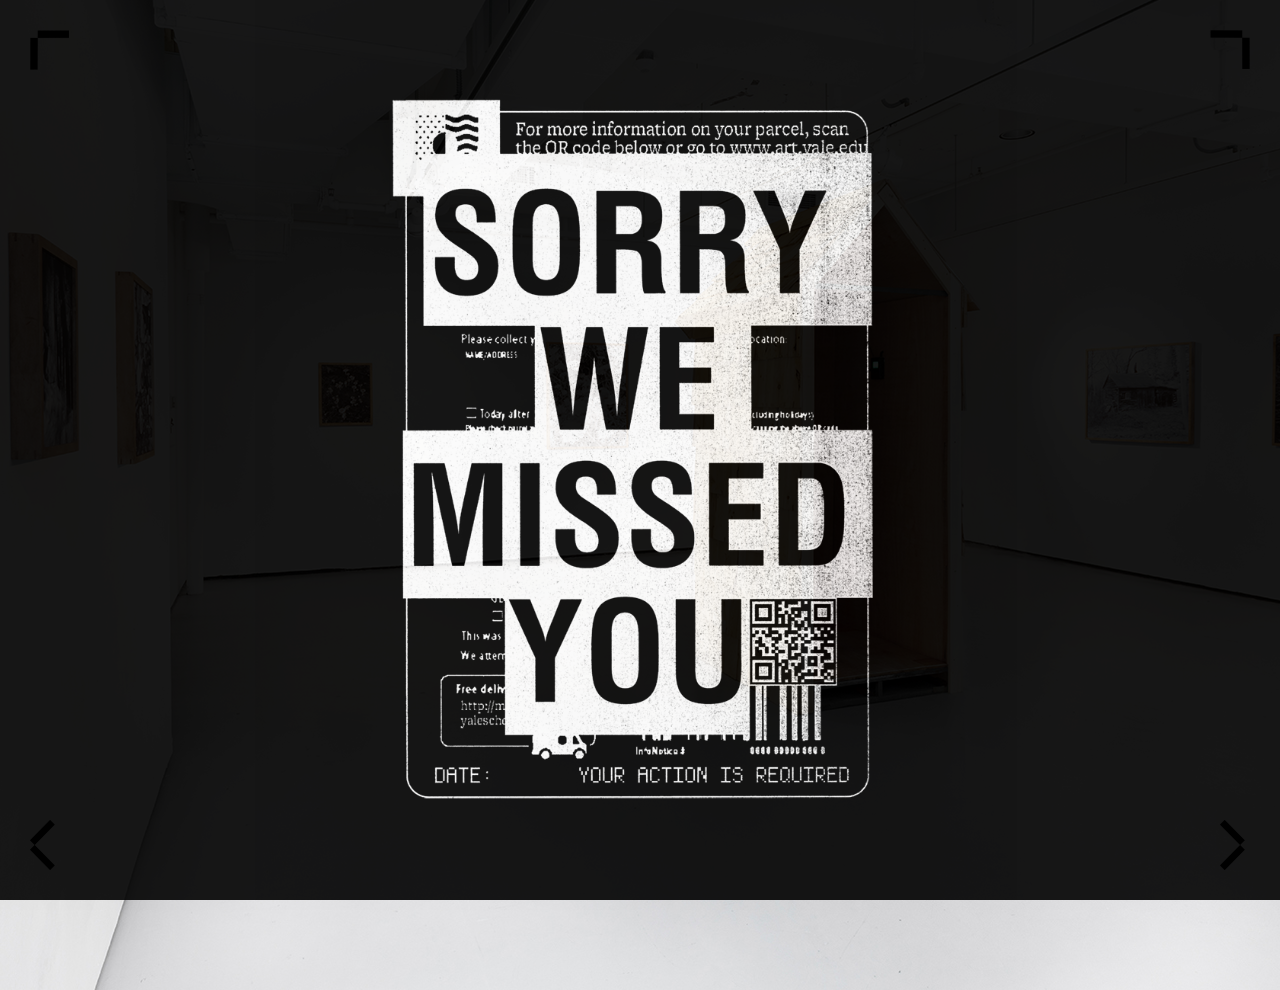
<file: index.html>
<!DOCTYPE html>
<html><head>
<meta name="viewport" content="width=device-width, initial-scale=1, shrink-to-fit=no">
<meta http-equiv="Content-Type" content="text/html; charset=UTF-8">
<meta name="viewport" content="width=device-width, initial-scale=1.0, maximum-scale=1.0, user-scalable=no">
<meta http-equiv="X-UA-Compatible" content="ie=edge" />
<link rel="apple-touch-icon" sizes="180x180" href="assets/apple-touch-icon.png">
<link rel="icon" type="image/png" sizes="32x32" href="assets/favicon-32x32.png">
<link rel="icon" type="image/png" sizes="16x16" href="assets/favicon-16x16.png">
	<title>Sorry We Missed You</title>
	<link rel="stylesheet" type="text/css" href="assets/fixed.css">
<style>

		html,
		body {
			margin: 0;
			box-sizing: border-box;
			height: 100vh;
  			width: 100vw;
  			overflow: hidden;
		}

		#sorry {
			width: 100vw;
			height: 100vh;
			z-index: 700;
			background-color: black;
			opacity: 0.9;
		}

		#sorry img {
			width: 55vh;
      object-fit: contain;
			top: 50%;
			left: 50%;
			position: relative;
			-ms-transform: translate(-50%, -50%);
			transform: translate(-50%, -50%);
      z-index: 500;

		}

		#photo-container {
			z-index: 100;
      display: none;
		}

		.mySlides {
			display: none;
/*		width: 100%;*/
      background-size: cover;
			left: 50%;
			top: 50%;
			position: absolute;
			-ms-transform: translate(-50%, -50%);
			transform: translate(-50%, -50%);
			z-index: -100;
		}

        .mySlides-entry {
/*    width: 100%;*/
      background-size: cover;
      left: 50%;
      top: 50%;
      position: absolute;
      -ms-transform: translate(-50%, -50%);
      transform: translate(-50%, -50%);
      z-index: -100;
    }

		.caption {
			cursor: pointer;
		}

			@font-face {
			  	font-family: 'OPSPastPerfect';
			  	src:  url('assets/OPSPastPerfect-Regular.woff2') format('woff2');
			}


@media screen and (max-width: 800px) { 
      * {
        box-sizing: border-box;
        -webkit-box-sizing: border-box;
        -moz-box-sizing: border-box;
        outline: none;
        margin: 0;
        padding: 0;
        -ms-touch-action: manipulation;
        touch-action: manipulation;
      }


      body {
        height: 100vh;
        width: 100vw;
      }

    #sorry {
      width: 100vw;
      height: 100vh;
      z-index: 700;
      background-color: black;
      opacity: 0.9;
    }

    #sorry img {
      width: 85vw;
      top: 50%;
      left: 50%;
      position: relative;
      -ms-transform: translate(-50%, -50%);
      transform: translate(-50%, -50%);
      z-index: 500;

    }


    .mySlides {
      display: none;
      height: 100vh;
      left: 50%;
      top: 50%;
      position: absolute;
      -ms-transform: translate(-50%, -50%);
      transform: translate(-50%, -50%);
      z-index: -100;
    }

    .caption {
      background-color: transparent;
    }

}



	</style>
</head>
<body>

<div id="sorry"><img src="assets/title4.png"></div>
<div id="entry"><img class="mySlides-entry" src="assets/1.jpg"></div>

<div id="photo-container">
  <div><img class="mySlides" src="assets/1.jpg">
        
  	<div class="caption"><a href="dylan.html">Dylan Hausthor</a>
  	</div></div>
  <div><img class="mySlides" src="assets/2.jpg">
  	<div class="caption"><a href="tarah.html">Tarah Douglas</a>
  	</div></div>
  <div><img class="mySlides" src="assets/3.jpg">
  	<div class="caption"><a href="max.html">Max Gavrich</a>	
  	</div> </div>
  <div><img class="mySlides" src="assets/4_02.jpg">
  	<div class="caption"><a href="annie.html">Annie Ling</a>
  	</div></div>
  <div><img class="mySlides" src="assets/5.jpg">
  	<div class="caption"><a href="rosemary.html" style="color:white">Rosemary Warren</a></div>
  	</div> 	
  <div><img class="mySlides" src="assets/6.jpg">
  	<div class="caption"><a href="mickey.html">Mickey Aloisio</a>
  	</div></div>
  <div><img class="mySlides" src="assets/7.jpg">
  	<div class="caption"><a href="alex.html">Alex Nelson</a>
  	</div></div>
  <div><img class="mySlides" src="assets/8.jpg">
  	<div class="caption"><a href="nabil.html">Nabil Harb</a>
  	</div></div>
  <div><img class="mySlides" src="assets/9.jpg">
  	<div class="caption"><a href="ronghui.html">Ronghui Chen</a>	
  	</div></div>
  <div><img class="mySlides" src="assets/10.jpg">
  	<div class="caption"><a href="jackie.html" style="color:white">Jackie Furtado</a>
  	</div></div></div> 

  <div class="button-left" onclick="plusDivs(-1)"></div>
  <div class="button-right" onclick="plusDivs(1)"></div>


<!-- STATIC STUFF -->

<div class="dropdown">
  <div class="top-left">
  <div class="dropdown-content">
    <a href="mickey.html">Mickey Aloisio</a>
    <a href="ronghui.html">Ronghui Chen</a>
    <a href="tarah.html">Tarah Douglas</a>
    <a href="jackie.html">Jackie Furtado</a>
    <a href="max.html">Max Gavrich</a>
    <a href="nabil.html">Nabil Harb</a>
    <a href="dylan.html">Dylan Hausthor</a>
    <a href="annie.html">Annie Ling</a>
    <a href="alex.html">Alex Nelson</a>
    <a href="rosemary.html">Rosemary Warren</a>
  </div>
</div>
</div></div>

<div class="dropdown">
  <div class="top-right">
  <div class="dropdown-popup">
<p class="no-padding-top" style="text-align: center;">SORRY WE MISSED YOU</p>
<p>Yale School of Art’s 2021 Photography MFA thesis exhibition</p>
<p>Green Hall Gallery, 1156 Chapel Street, New haven, CT. May 10 through 16, 2021</p>
<p>Featuring work by: Mickey Aloisio, Ronghui Chen, tarah douglas, Jackie Furtado, Max Gavrich, Nabil Harb, Dylan Hausthor, Annie Ling, Alex Nelson, and Rosemary Warren.</p>
<p>Exhibition identity by Nick Massarelli and Anna Sagström, Graphic Design MFAs ‘21.</p>

<p class="no-padding-bottom">Installation photography by Liz Calvi, unless otherwise oted.</p>
  </div>
</div>
</div>

<div id="top-right-mobile" onclick="infoMobile()"></div>
  <div id="mobile-info" onclick="this.style.display = 'none'">
    <p class="no-padding-top" style="text-align: center;">SORRY WE MISSED YOU</p>
<p>Yale School of Art’s 2021 Photography MFA thesis exhibition</p>
<p>Green Hall Gallery, 1156 Chapel Street, New haven, CT. May 10 through 16, 2021</p>
<p>Featuring work by: Mickey Aloisio, Ronghui Chen, tarah douglas, Jackie Furtado, Max Gavrich, Nabil Harb, Dylan Hausthor, Annie Ling, Alex Nelson, and Rosemary Warren.</p>
<p>Exhibition identity by Nick Massarelli and Anna Sagström, Graphic Design MFAs ‘21.</p>
<p class="no-padding-bottom">Installation photography by Liz Calvi, unless otherwise noted.</p></div>

<div id="top-left-mobile" onclick="menuMobile()"></div>
<div id="mobile-menu">
  <img src="assets/exit.png" onclick="closeMobile()">
    <p><a href="mickey.html">Mickey Aloisio</a></p>
    <p><a href="ronghui.html">Ronghui Chen</a></p>
    <p><a href="tarah.html">Tarah Douglas</a></p>
    <p><a href="jackie.html">Jackie Furtado</a></p>
    <p><a href="max.html">Max Gavrich</a></p>
    <p><a href="nabil.html">Nabil Harb</a></p>
    <p><a href="dylan.html">Dylan Hausthor</a></p>
    <p><a href="annie.html">Annie Ling</a></p>
    <p><a href="alex.html">Alex Nelson</a></p>
    <p><a href="rosemary.html">Rosemary Warren</a></p>
</div>

<!-- STATIC STUFF -->

</body>
<script src="https://ajax.googleapis.com/ajax/libs/jquery/3.4.1/jquery.min.js"></script>
<script type="text/javascript">

var slideIndex = 1;
showDivs(slideIndex);

function plusDivs(n) {
  showDivs(slideIndex += n);
  showNames(nameIndex += n);
}

function showDivs(n) {
  var i;
  var x = document.getElementsByClassName("mySlides");
  if (n > x.length) {slideIndex = 1}
  if (n < 1) {slideIndex = x.length}
  for (i = 0; i < x.length; i++) {
    x[i].style.display = "none";  
  }
  x[slideIndex-1].style.display = "block";  
}

var nameIndex = 1;
showNames(nameIndex);

function plusNames(n) {
  showNames(nameIndex += n);
}

function showNames(n) {
  var i;
  var x = document.getElementsByClassName("caption");
  if (n > x.length) {nameIndex = 1}
  if (n < 1) {nameIndex = x.length}
  for (i = 0; i < x.length; i++) {
    x[i].style.display = "none";  
  }
  x[nameIndex-1].style.display = "block"; 
}

$("#sorry").click(function(){
    $("#sorry").remove();
    $("#entry").remove();
    $("#photo-container").show();
    $(".top-left").show();
    $(".top-right").show();
    $(".button-left").show();
    $(".button-right").show();

});
  
  function infoMobile() {
  var x = document.getElementById("mobile-info");
    x.style.display = "block";
}

  function menuMobile() {
  var x = document.getElementById("mobile-menu");
    x.style.display = "block";
}

  function closeMobile() {
  var x = document.getElementById("mobile-menu");
    x.style.display = "none";
}

document.addEventListener("touchstart", function() {}, true);

</script>
</html>
</file>
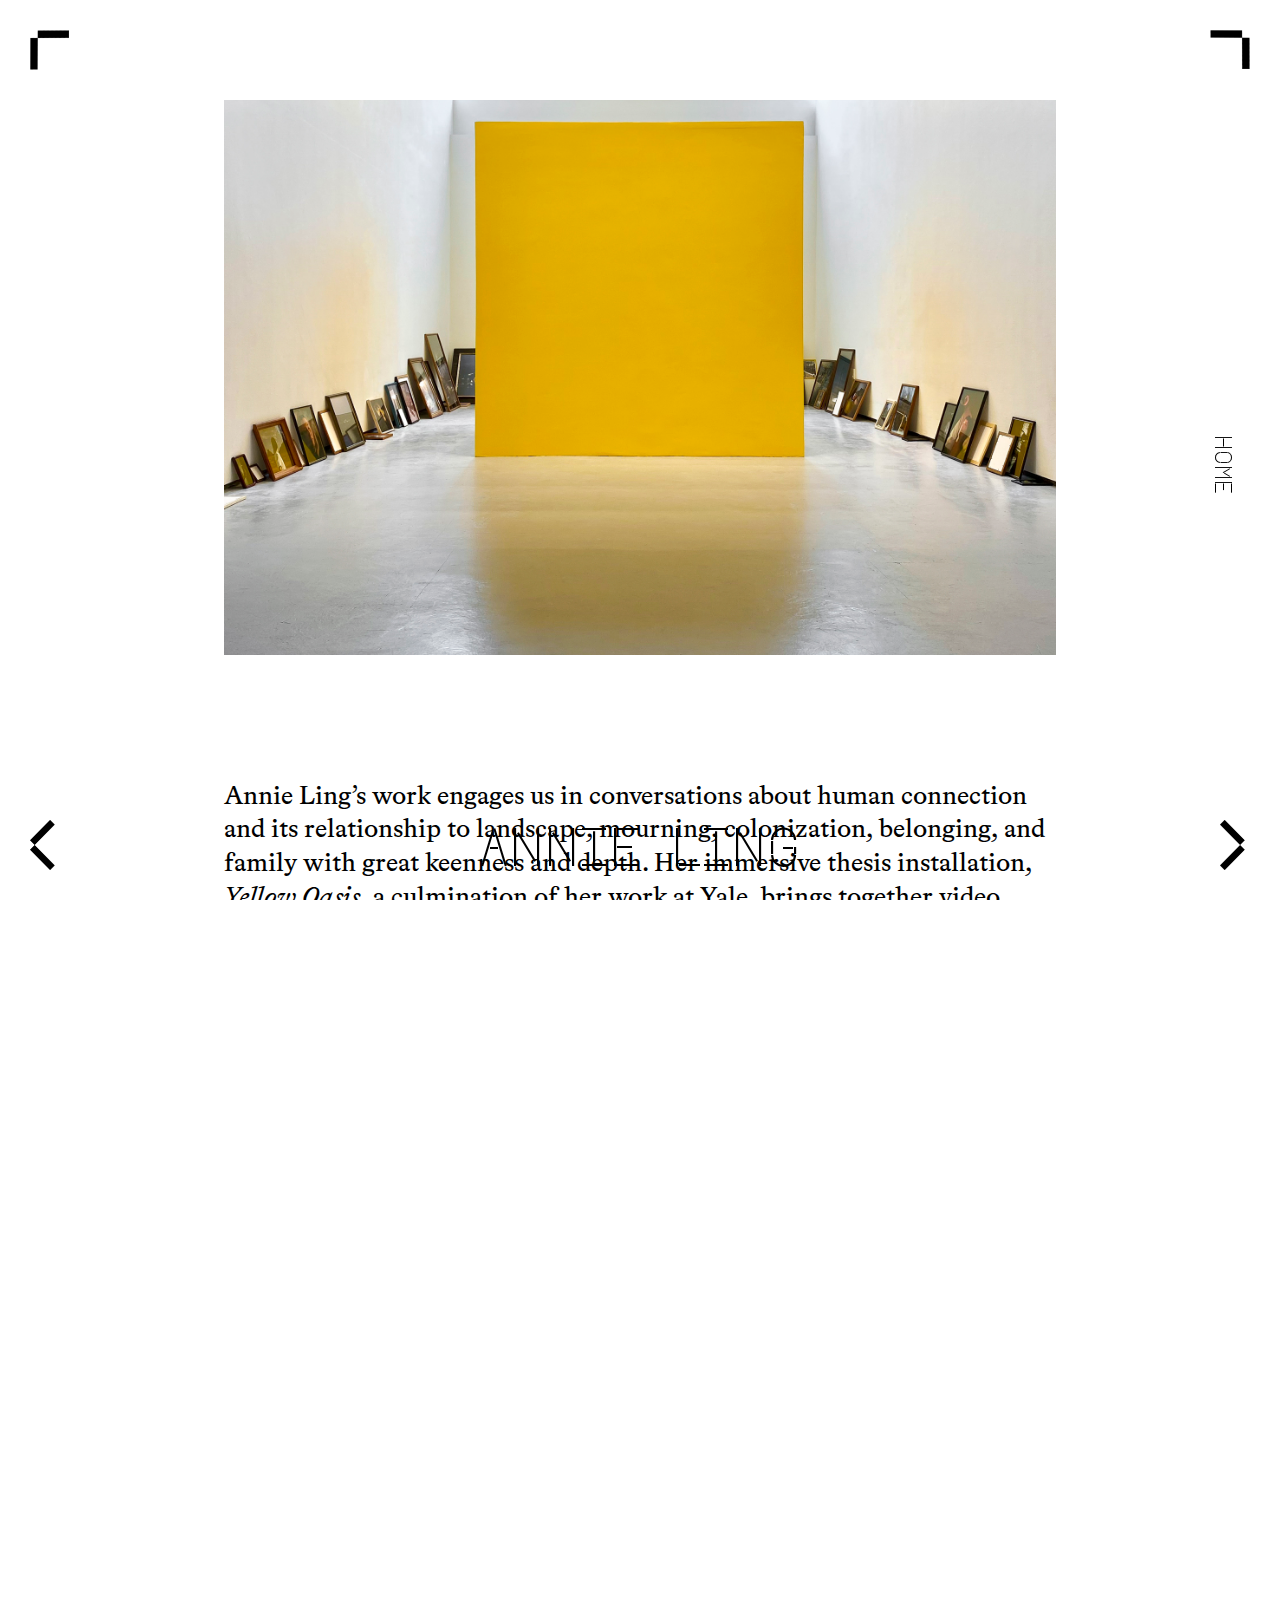
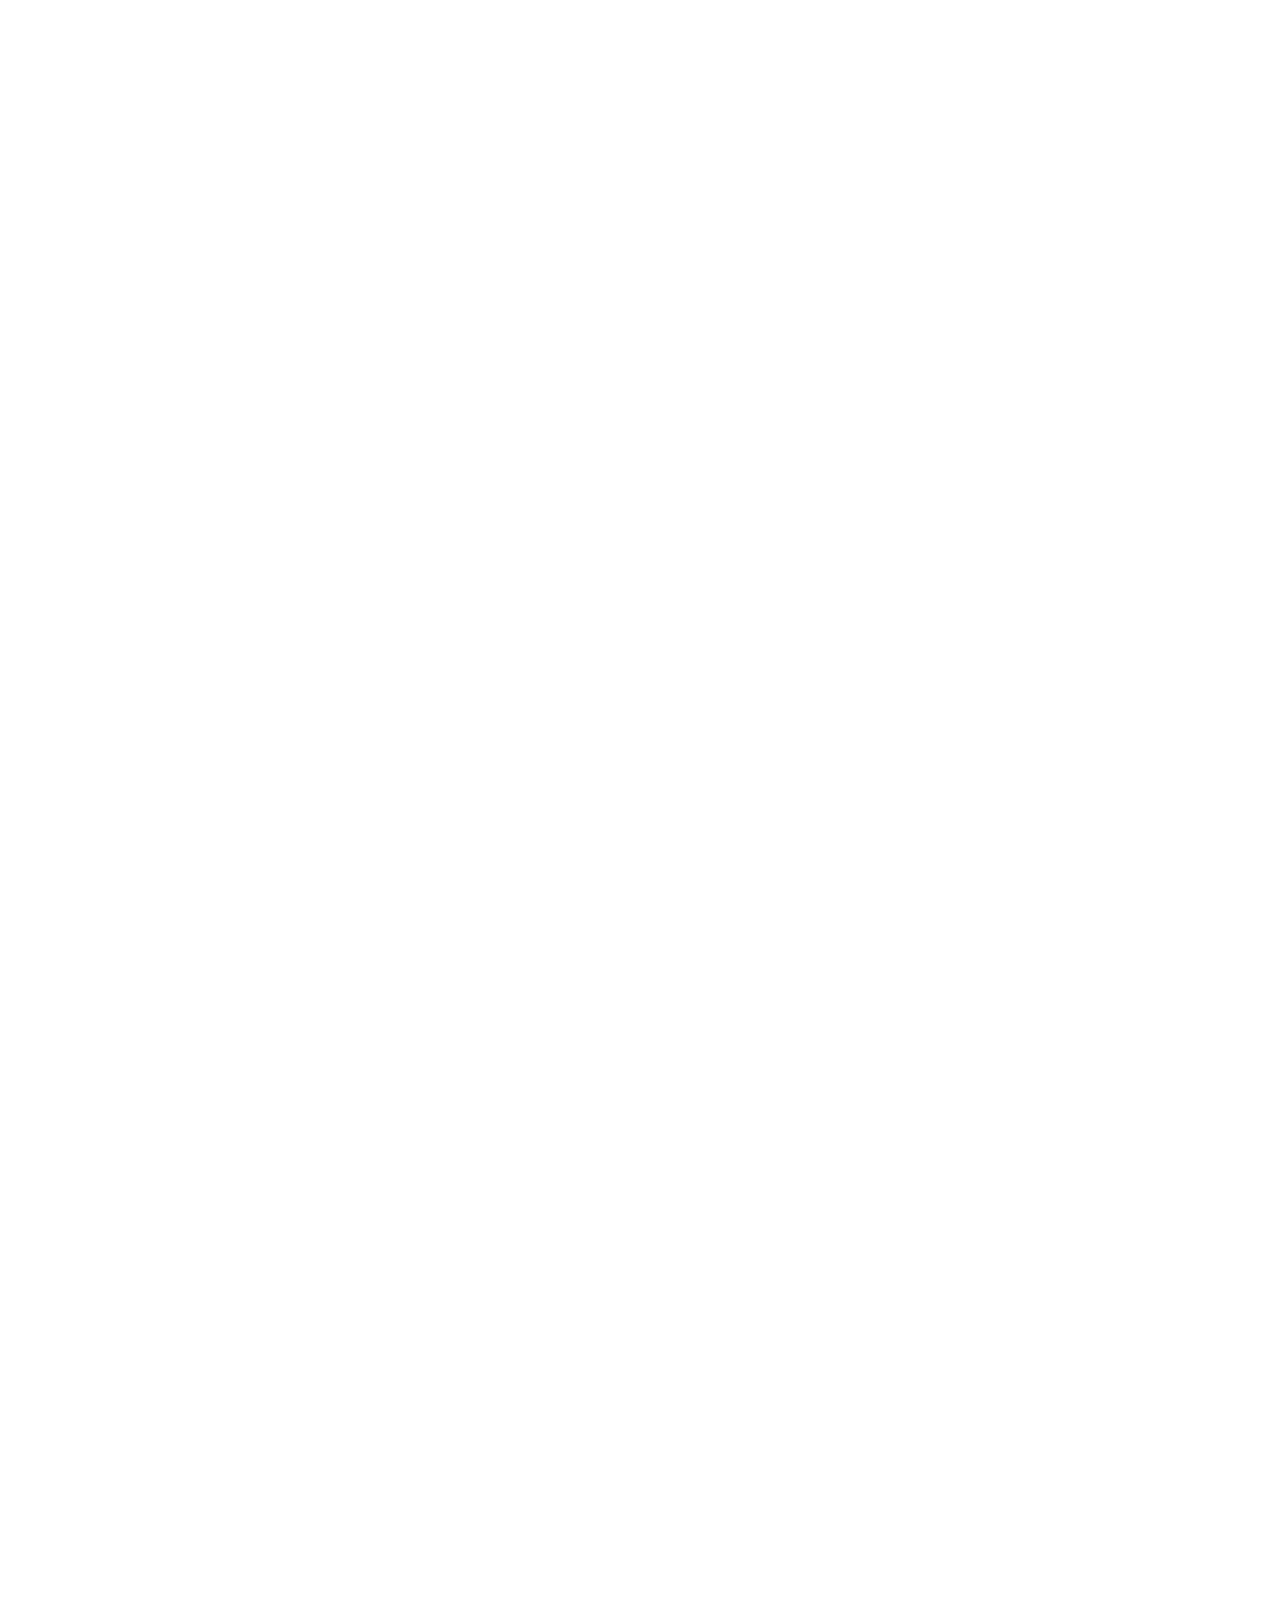
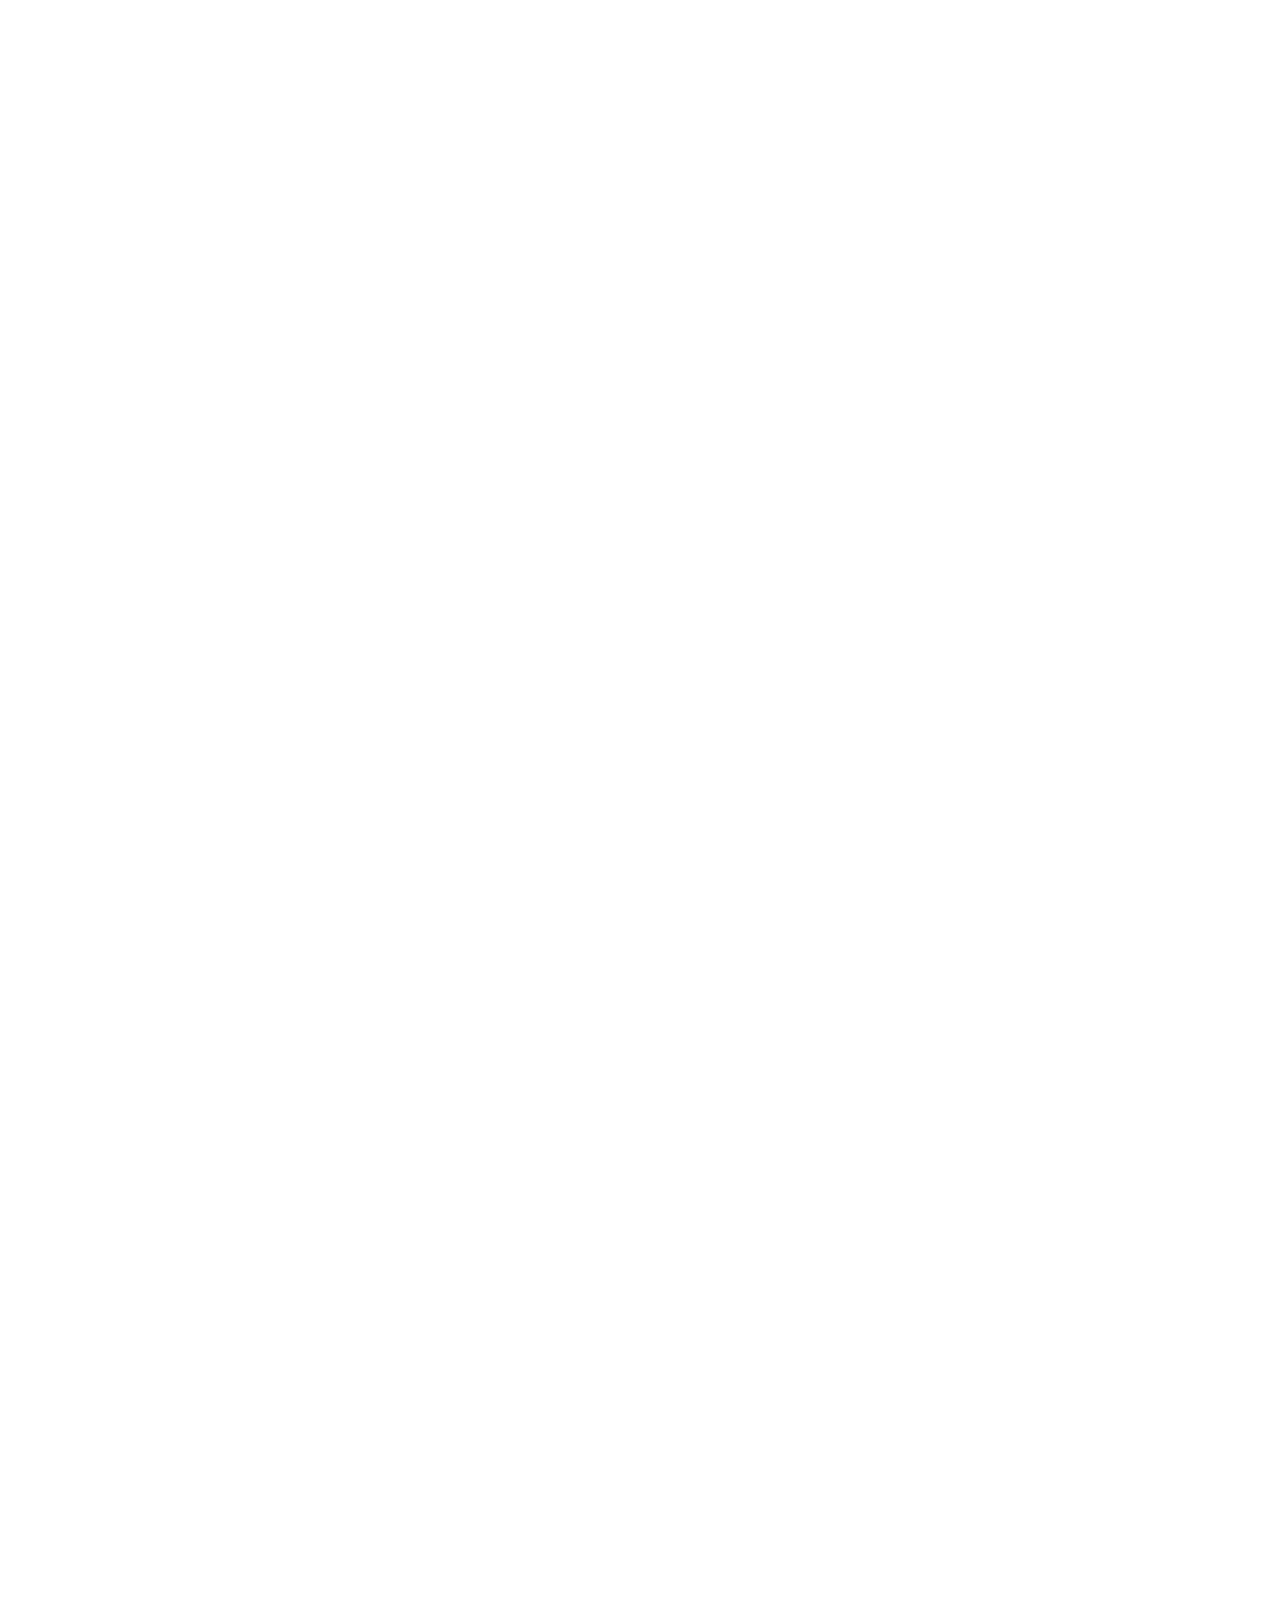
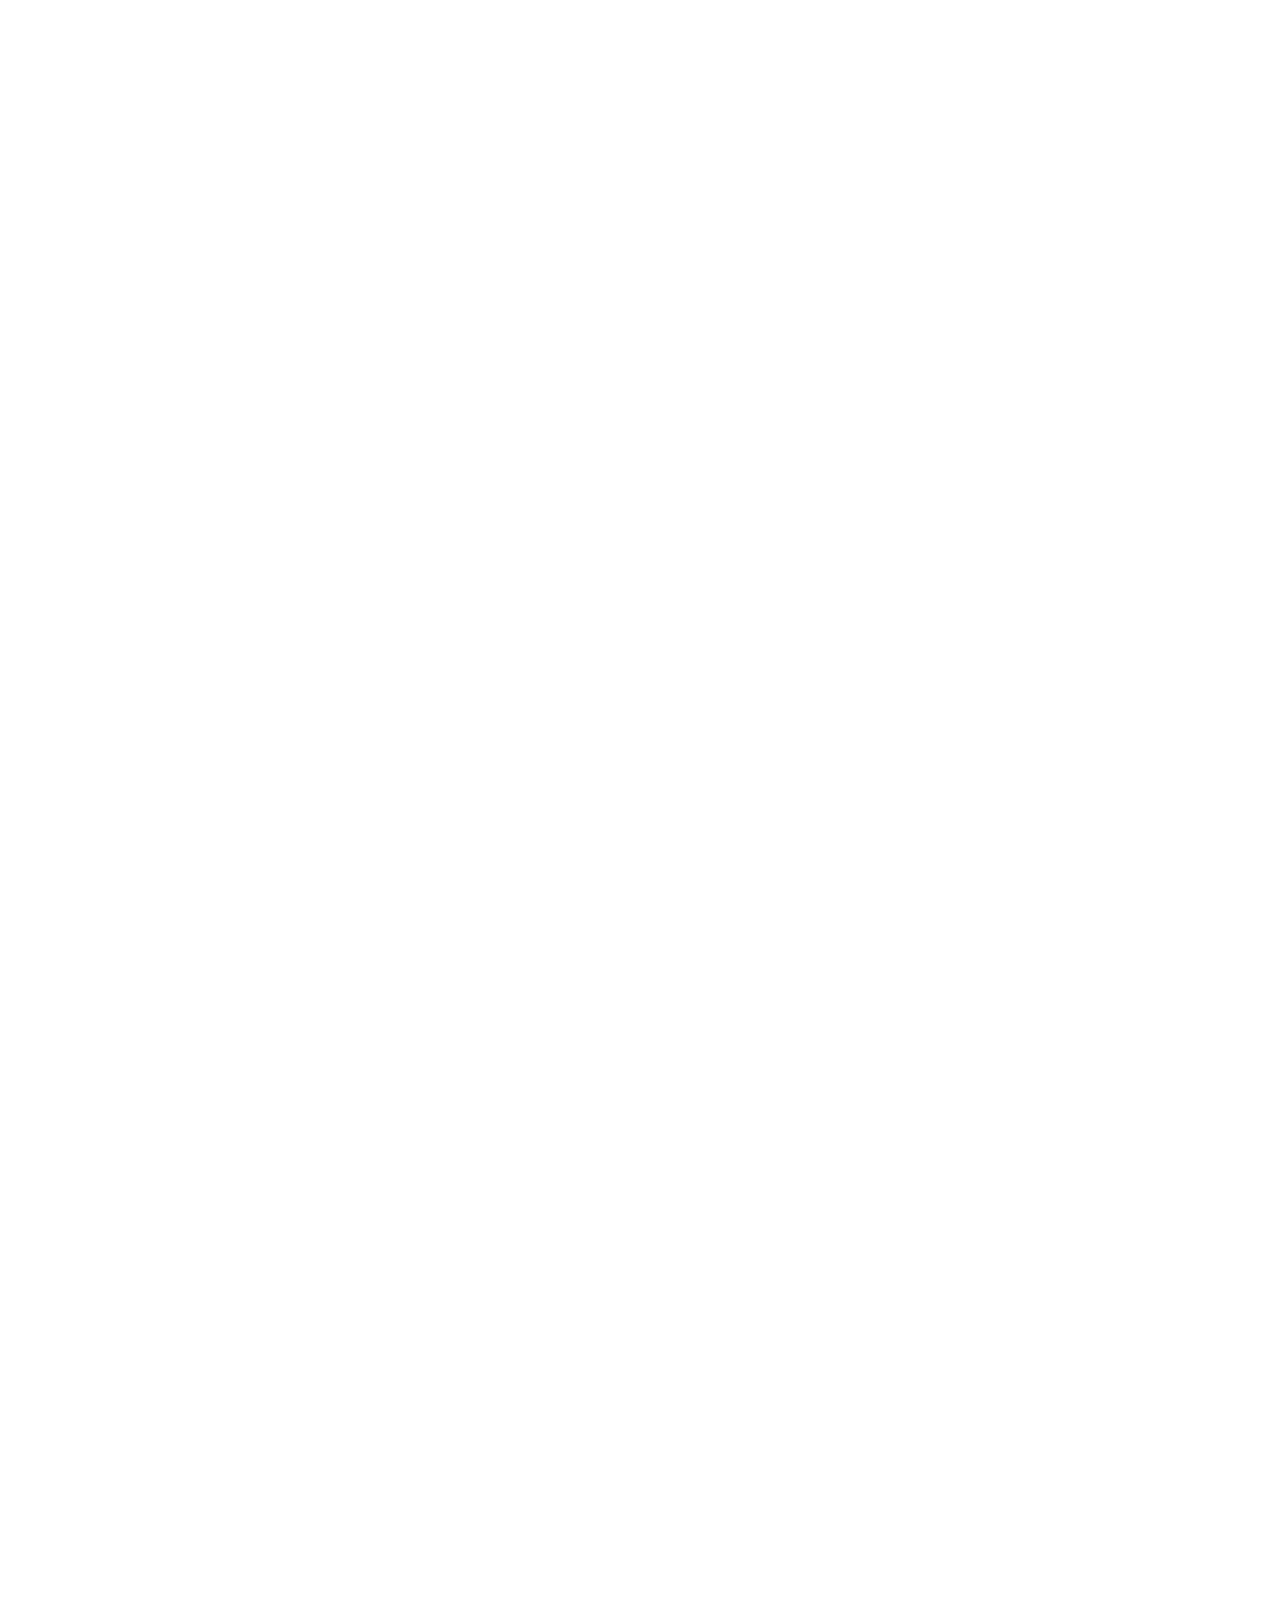
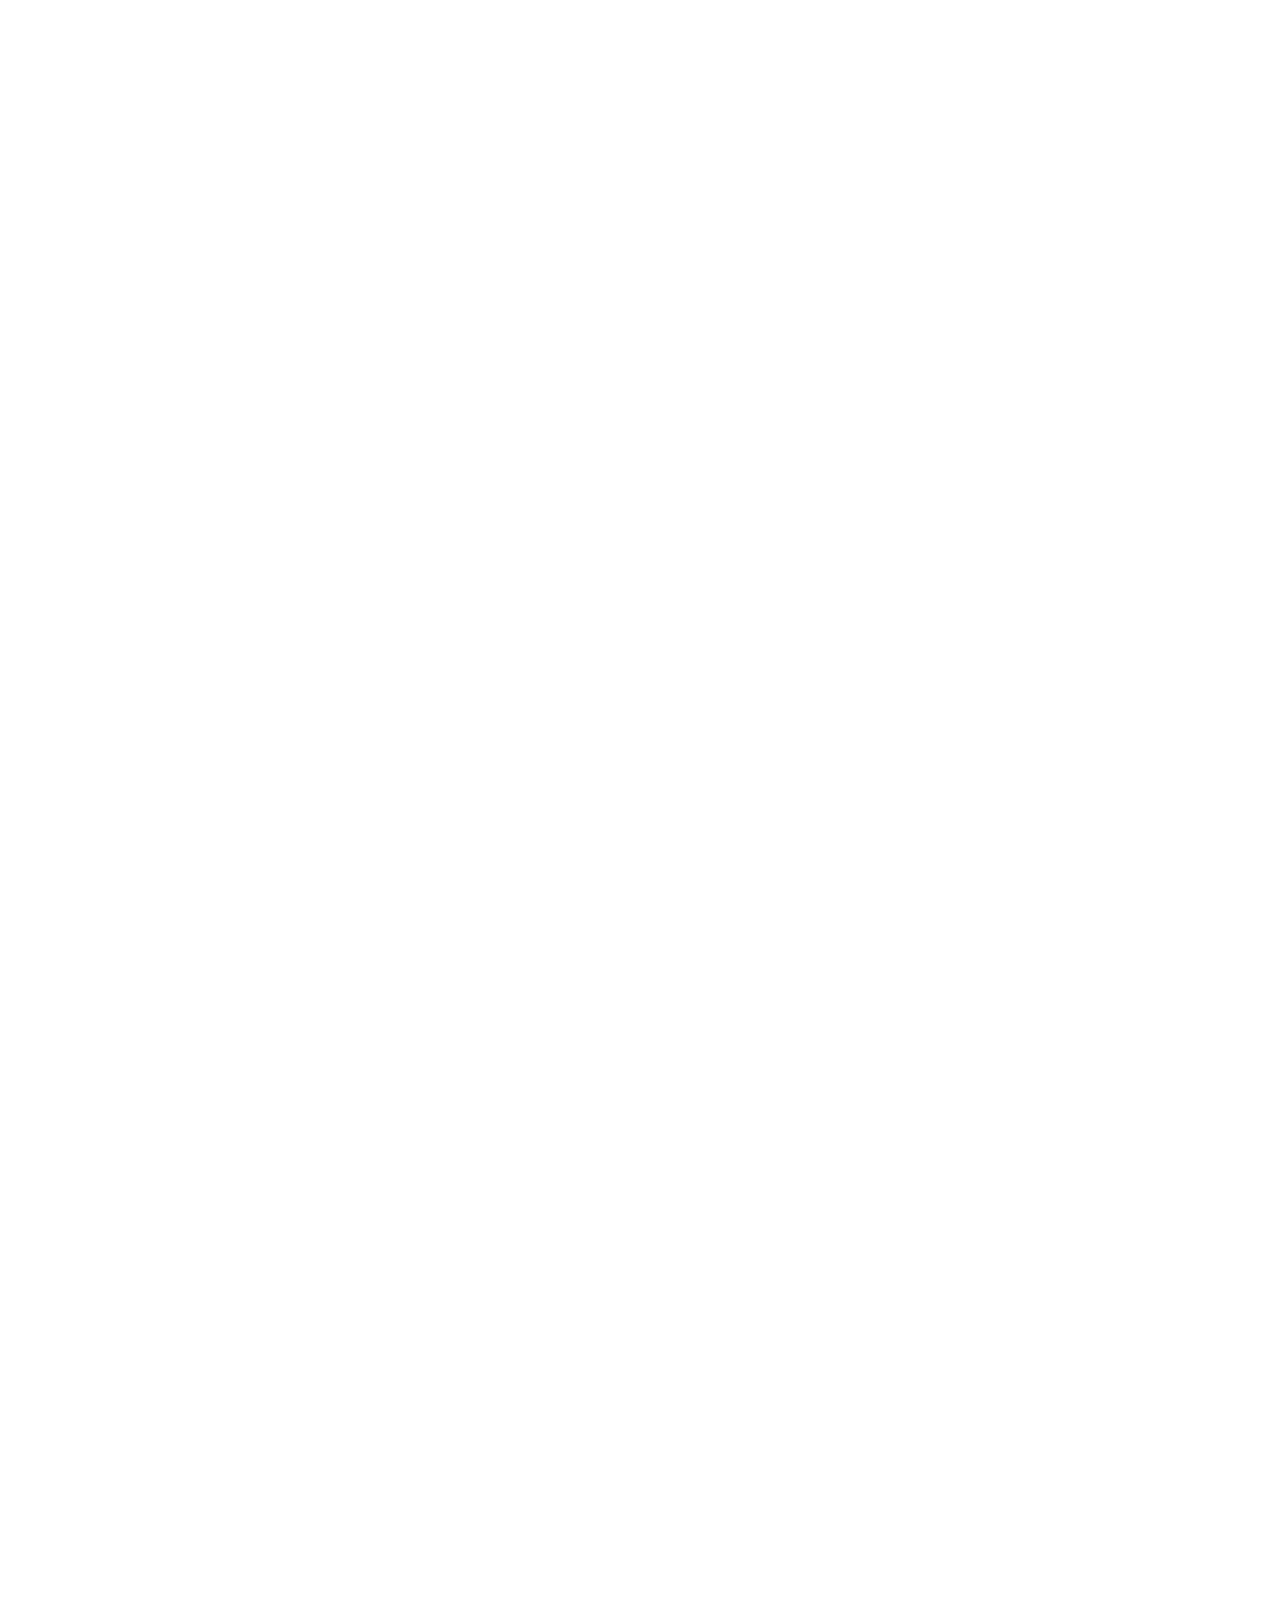
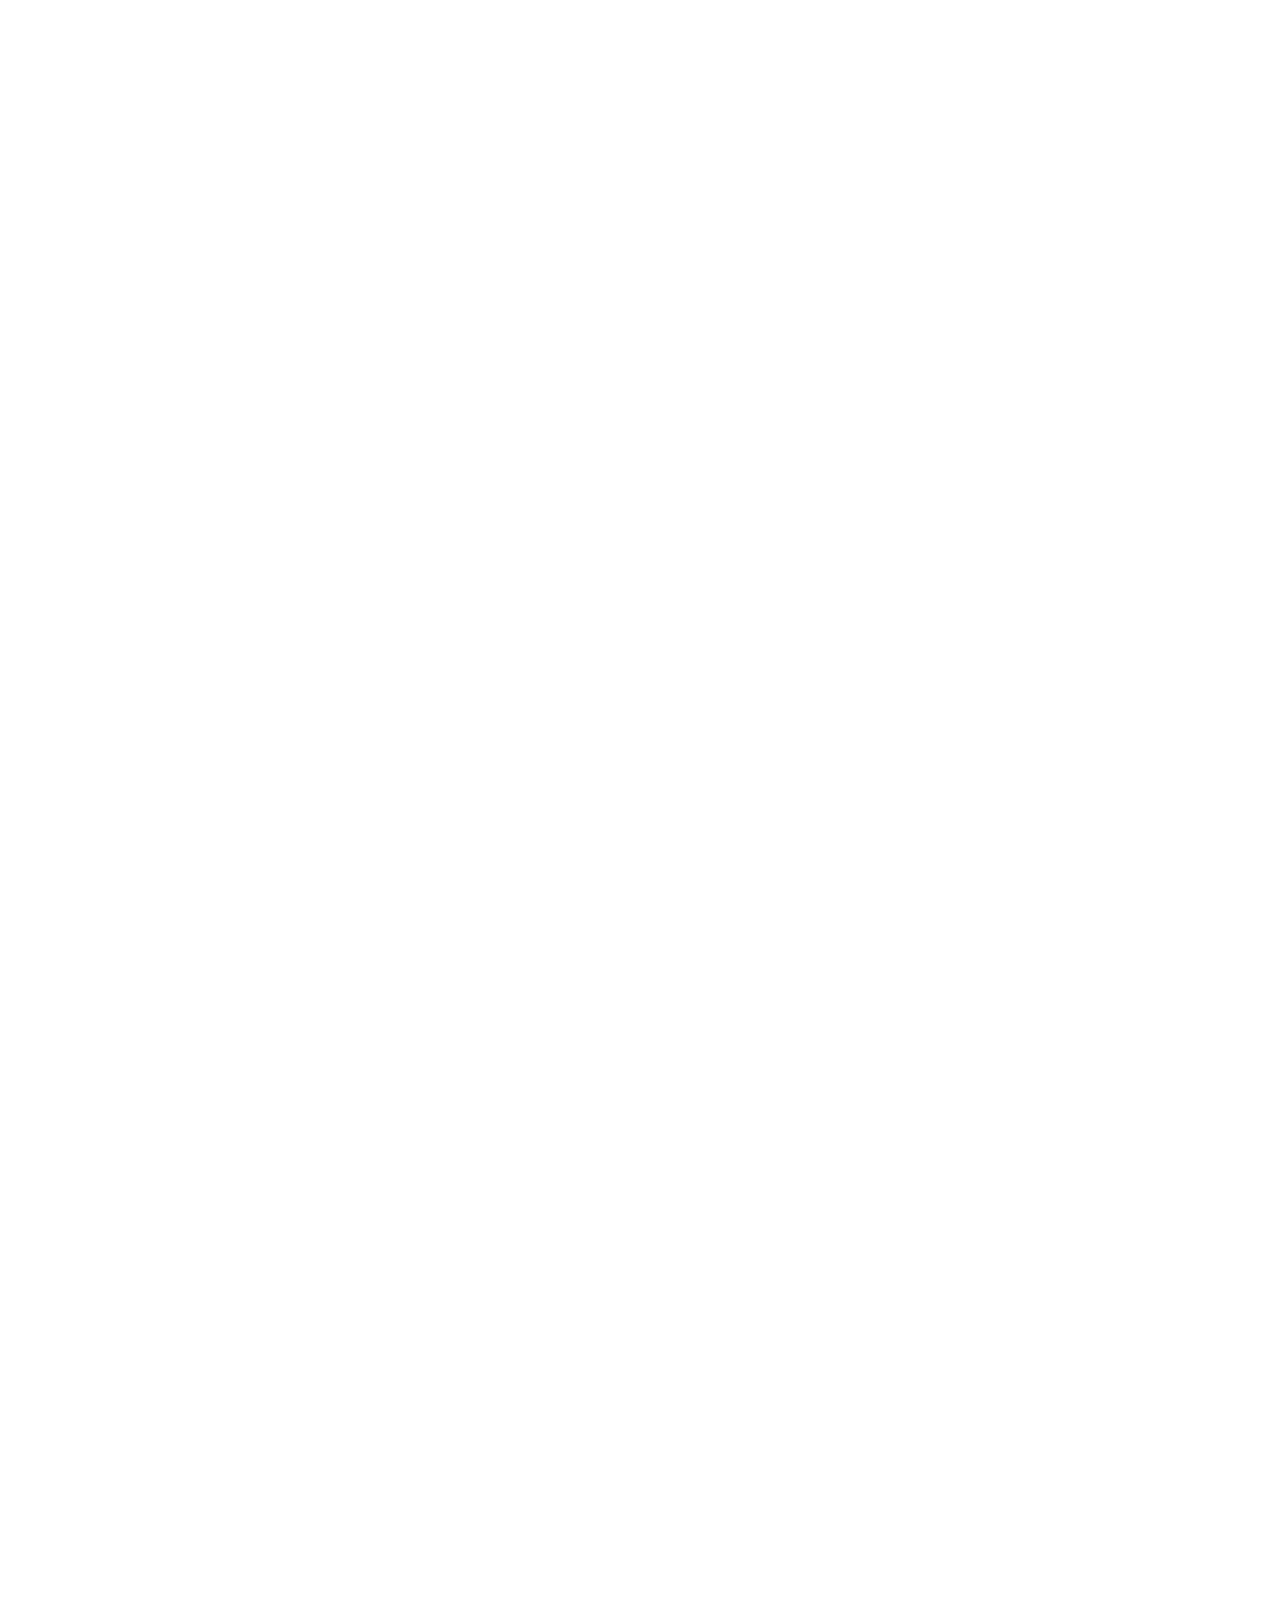
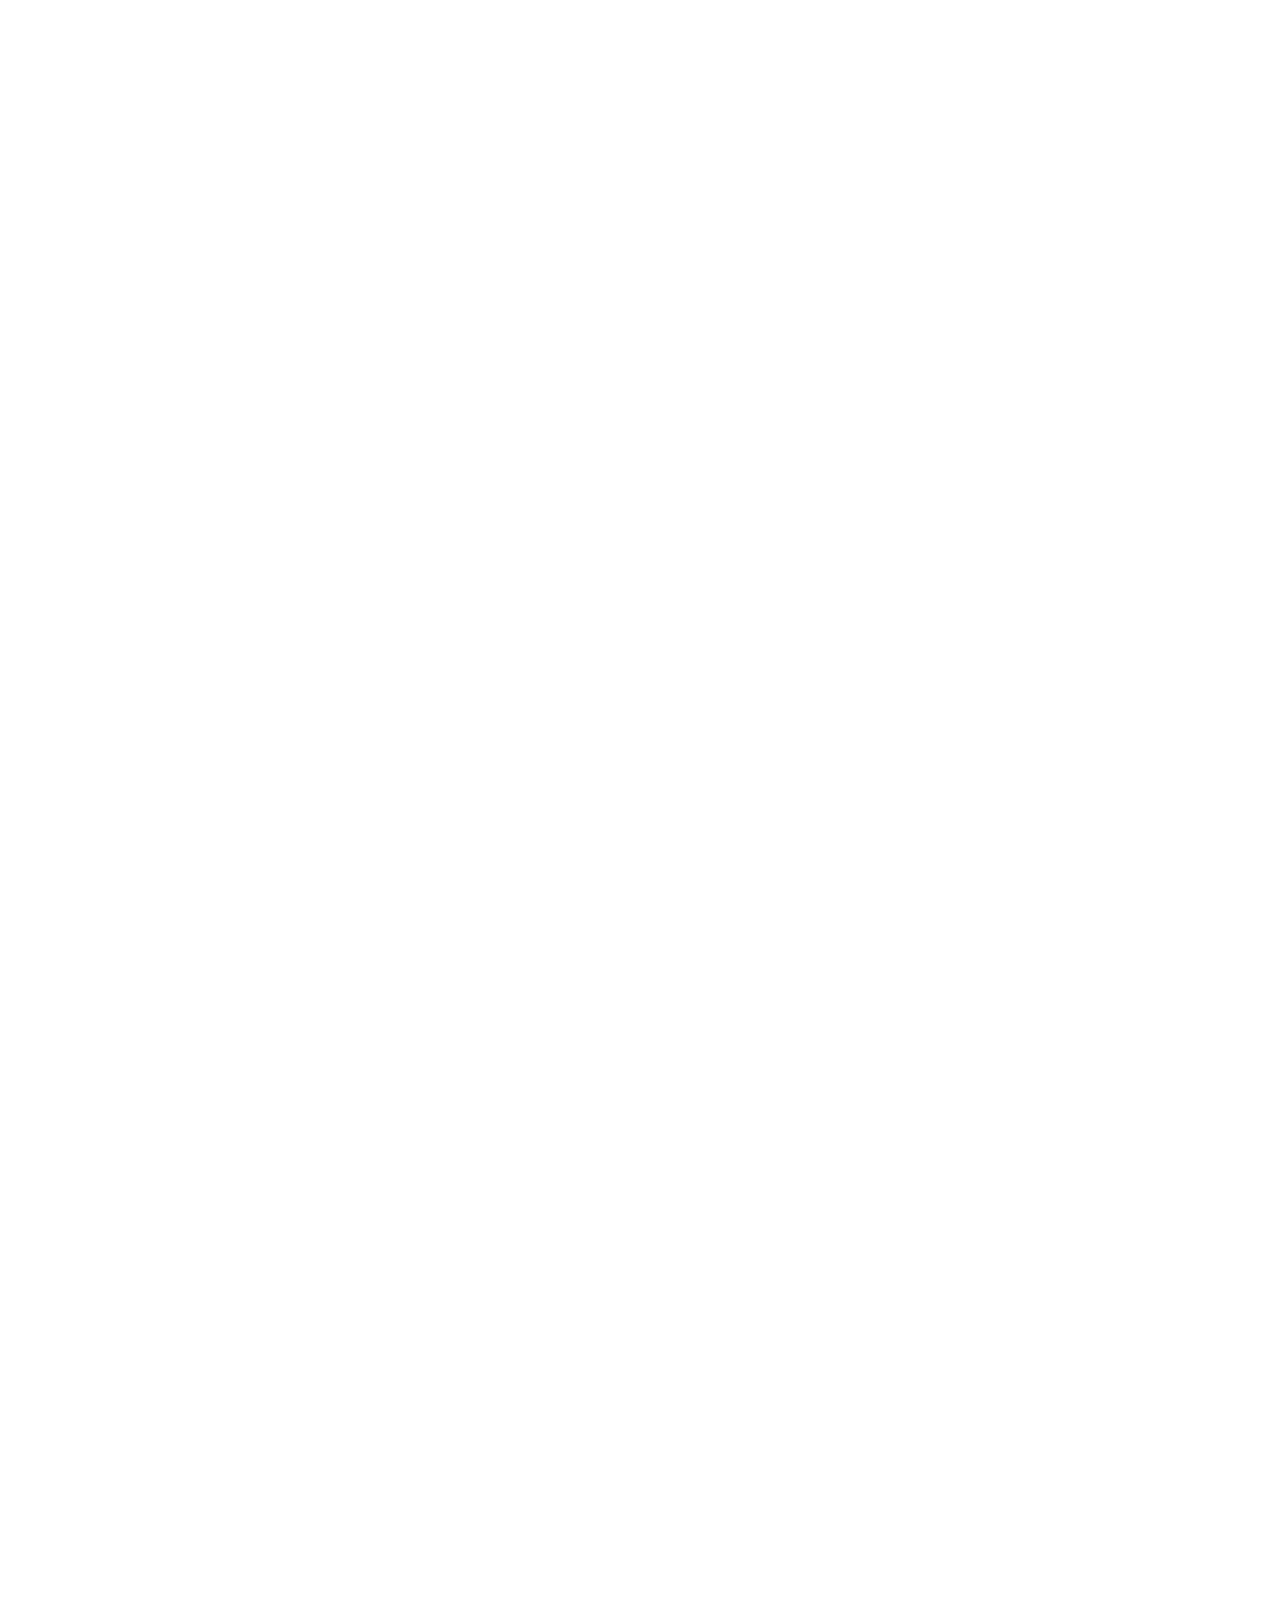
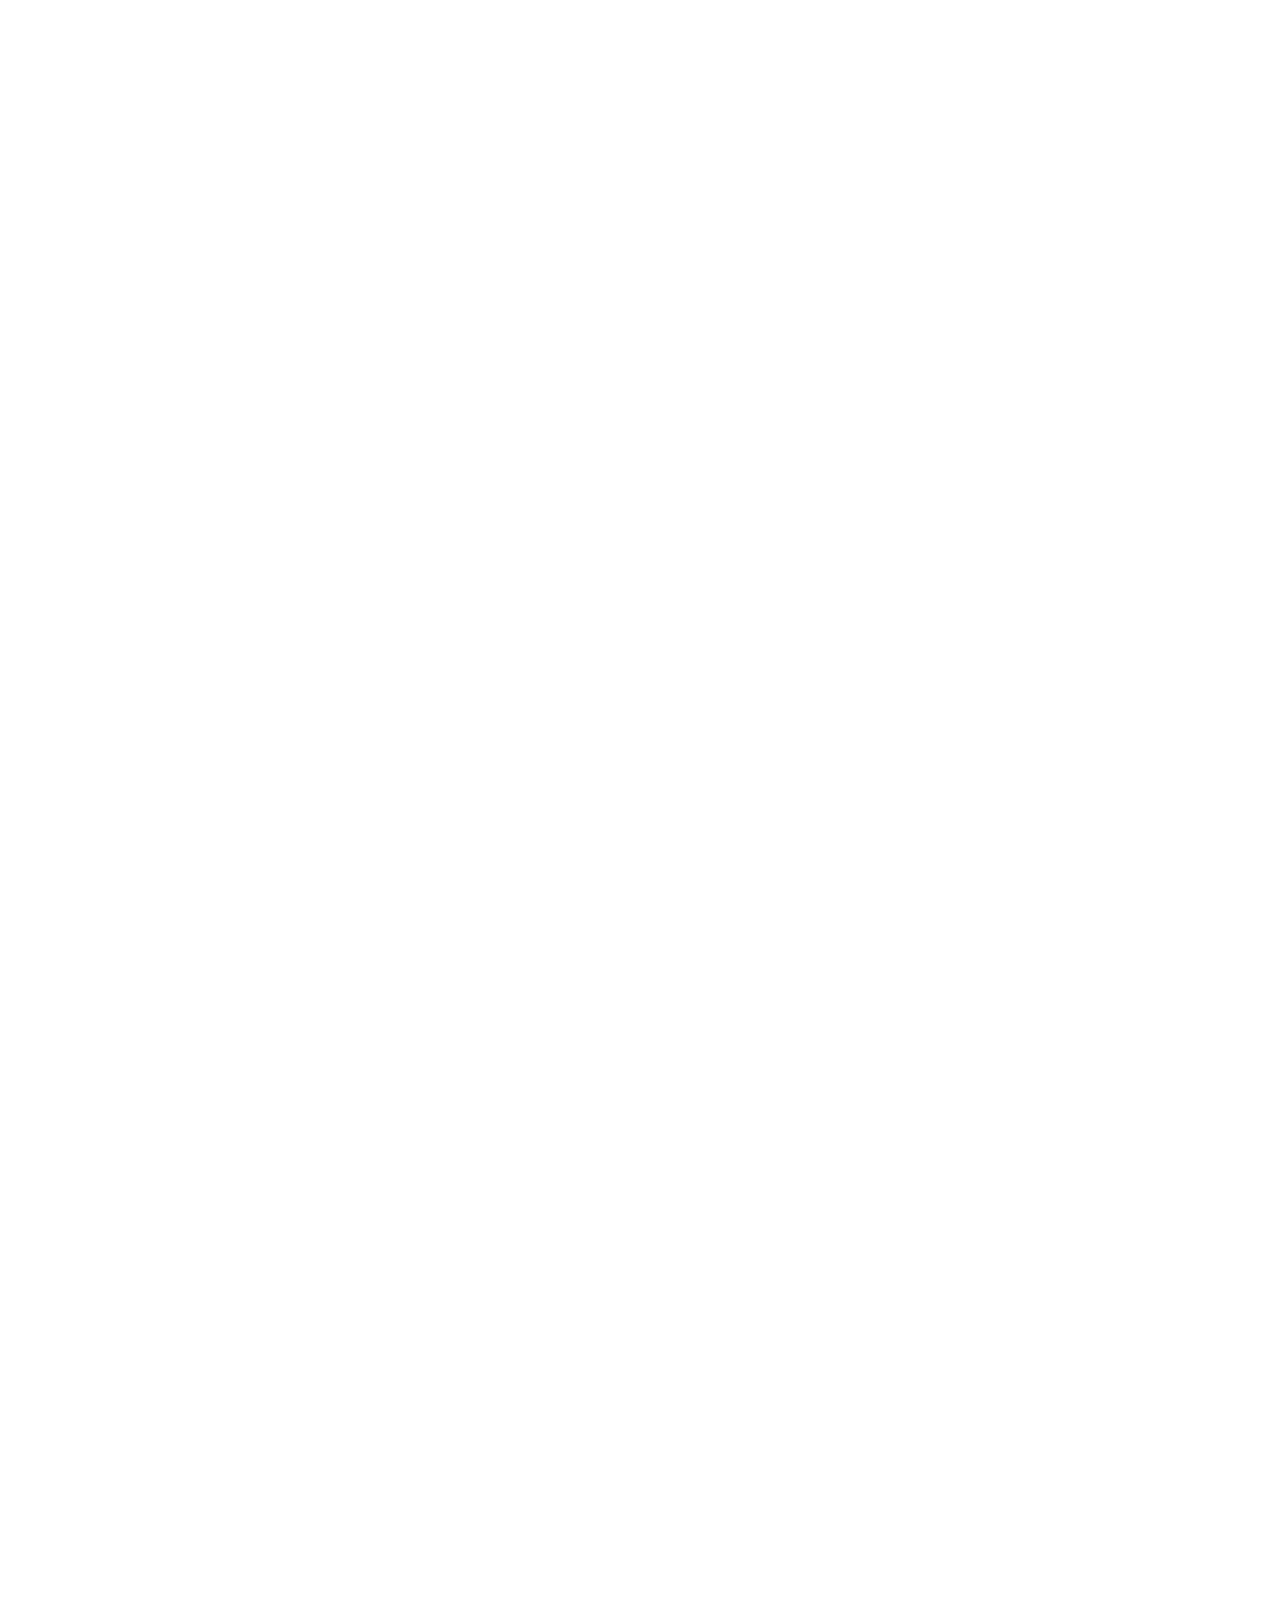
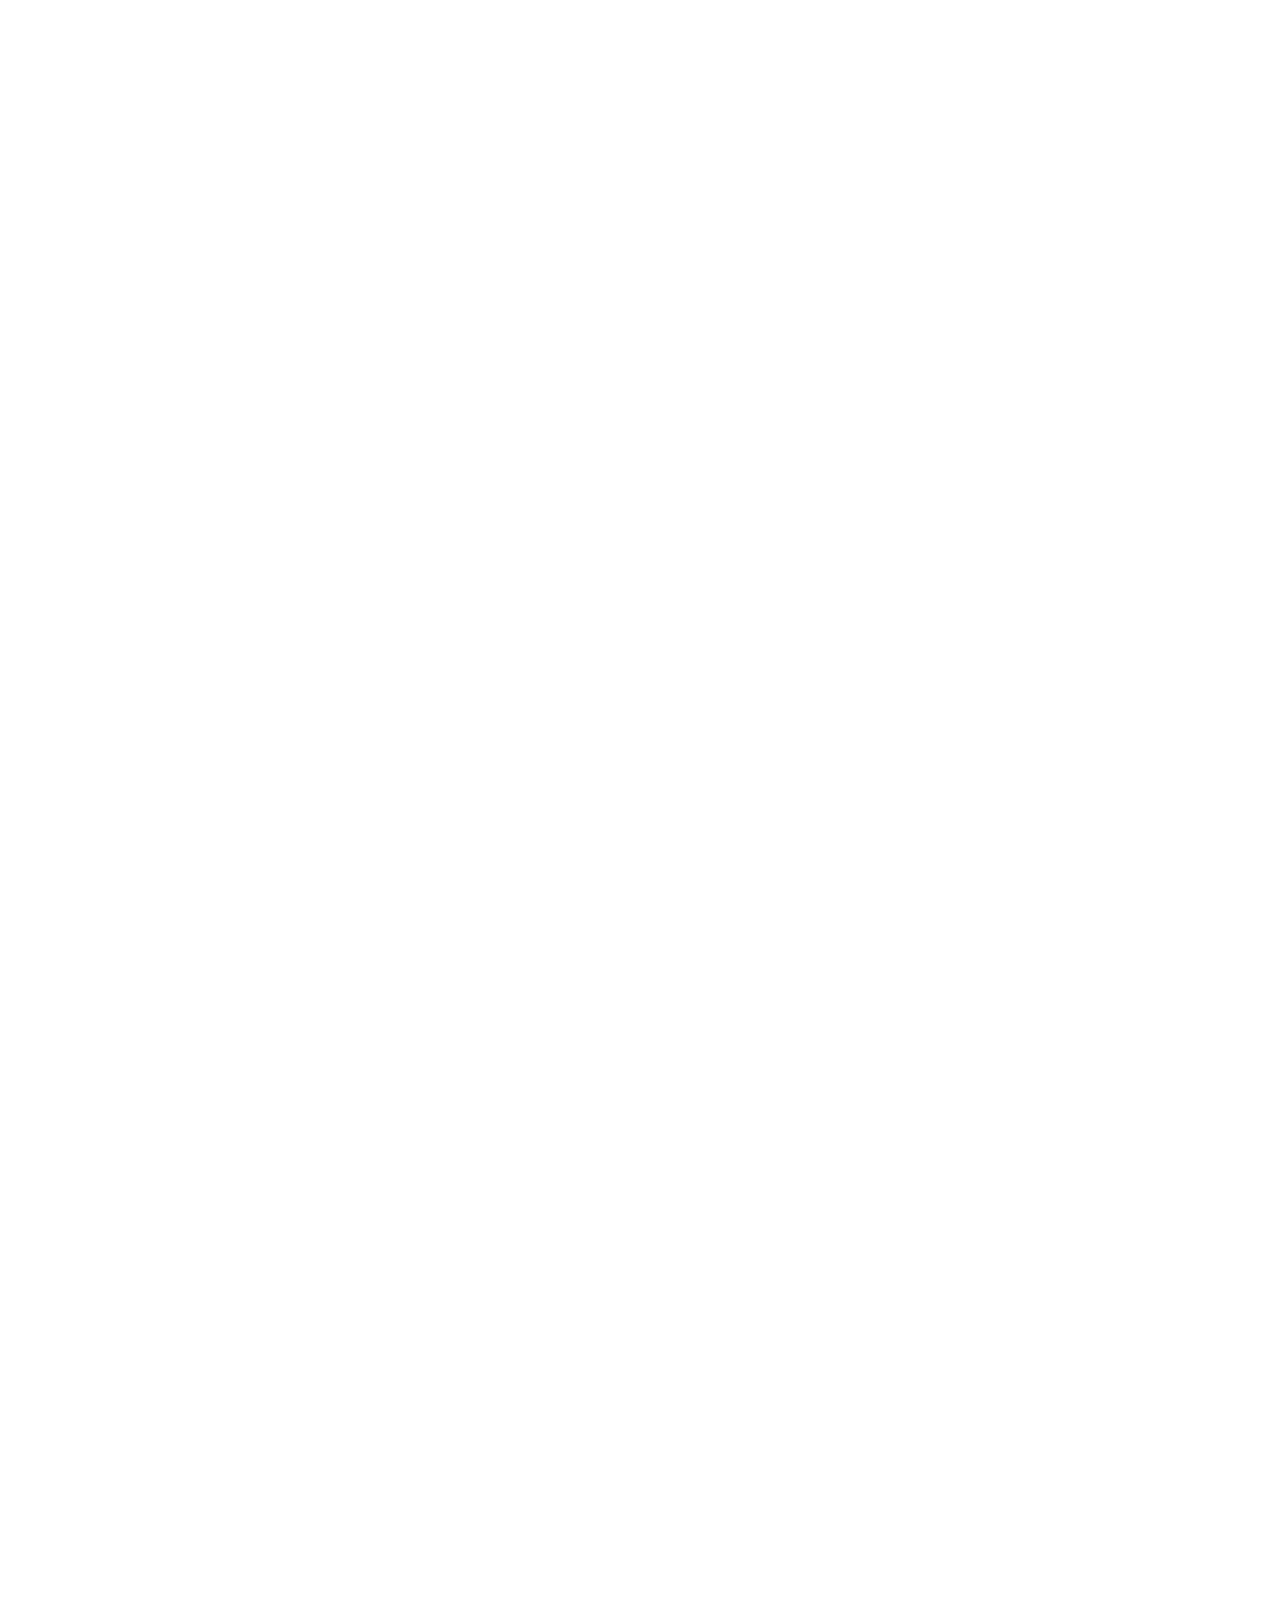
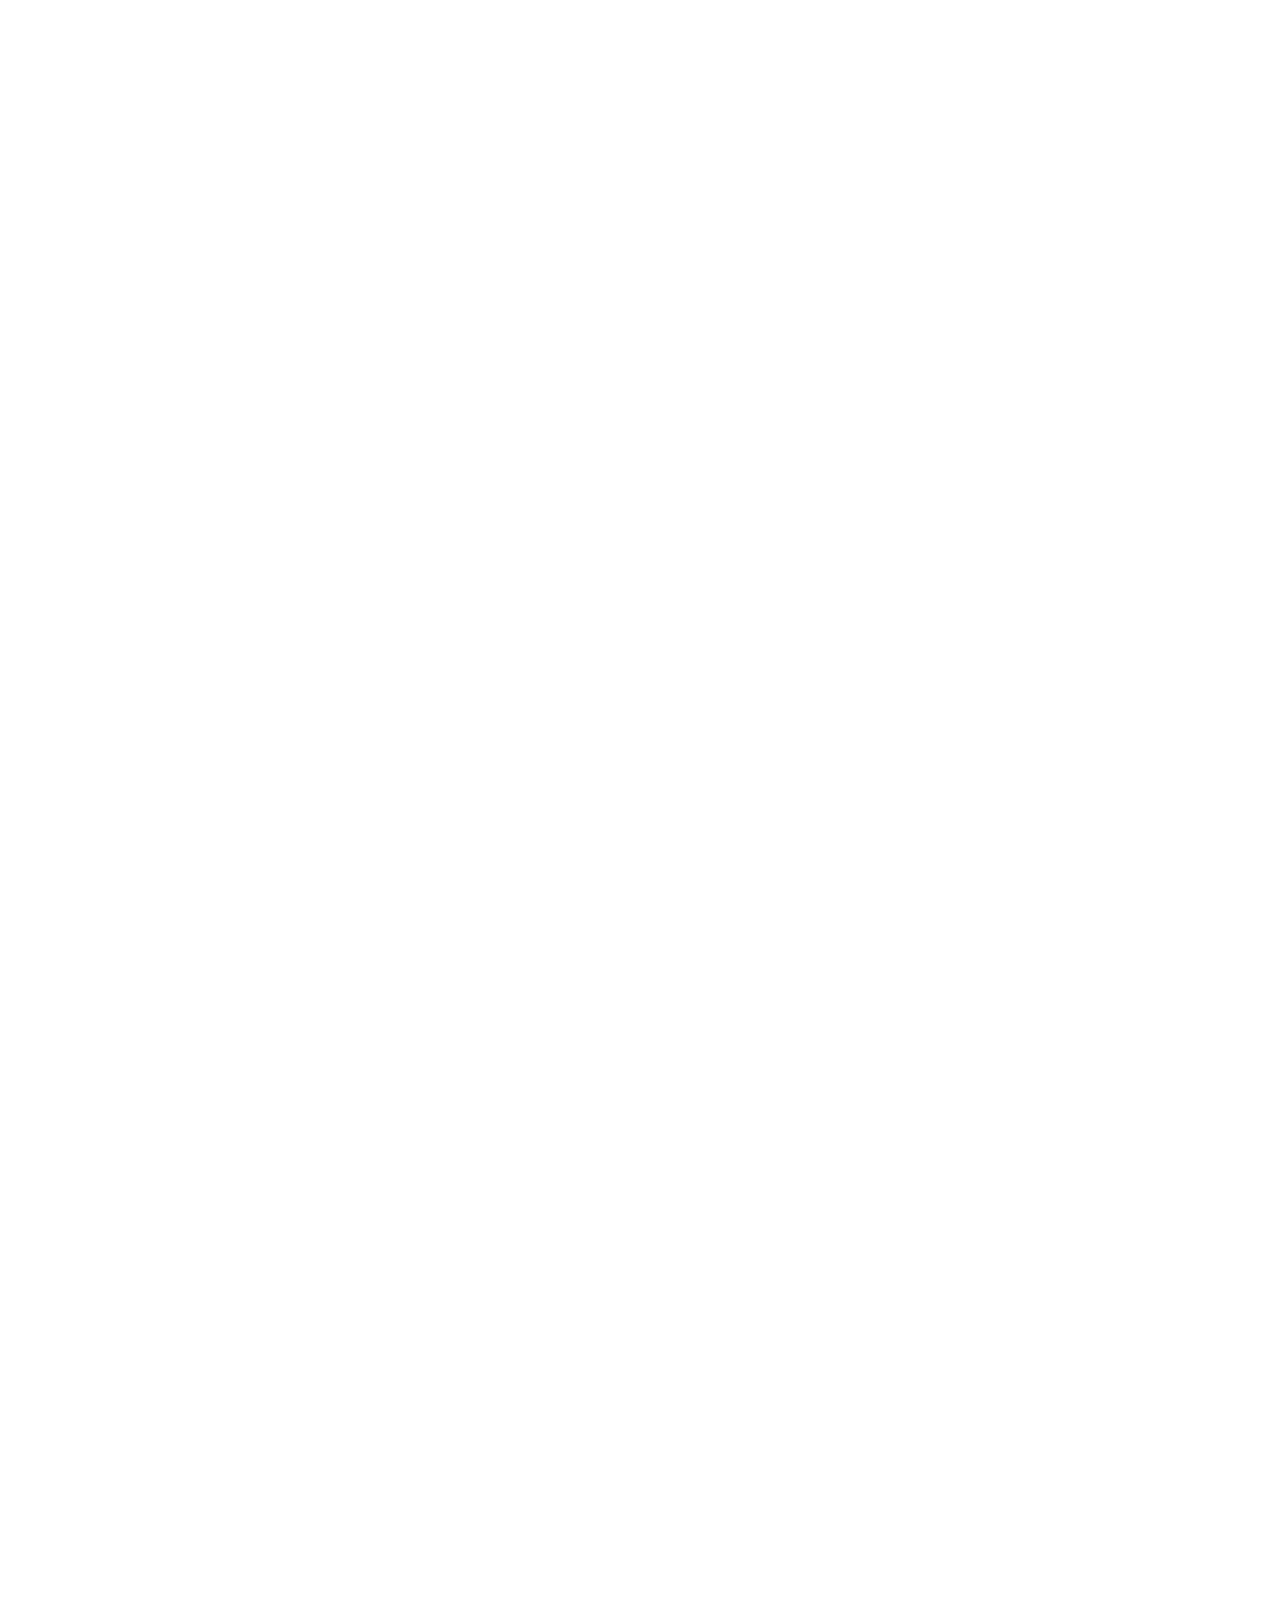
<file: annie.html>
<!DOCTYPE html>
<html><head>
<meta name="viewport" content="width=device-width, initial-scale=1, shrink-to-fit=no">
<meta http-equiv="Content-Type" content="text/html; charset=UTF-8">
<meta name="viewport" content="width=device-width, initial-scale=1.0, maximum-scale=1.0, user-scalable=no">
<meta http-equiv="X-UA-Compatible" content="ie=edge" />
<link rel="apple-touch-icon" sizes="180x180" href="assets/apple-touch-icon.png">
<link rel="icon" type="image/png" sizes="32x32" href="assets/favicon-32x32.png">
<link rel="icon" type="image/png" sizes="16x16" href="assets/favicon-16x16.png">
	<title>Sorry We Missed You</title>
	<link rel="stylesheet" type="text/css" href="assets/artist-pages.css">
	<link rel="stylesheet" type="text/css" href="assets/fixed.css">
<style type="text/css">
	
</style>


</head>
<body>
<!-- 	ARTIST NAME -->
  <div class="border"></div>
	<div class="caption">Annie Ling</div>
<!-- TEXT AND IMAGE -->

  	<div class="mySlides"><img src="assets/annie/ALING_YellowOasis_install_web_01.jpg"></div>
  	<div class="buffer"></div>

      <p class="article">Annie Ling’s work engages us in conversations about human connection and its relationship to landscape, mourning, colonization, belonging, and family with great keenness and depth. Her immersive thesis installation, <span class="italics">Yellow Oasis</span>, a culmination of her work at Yale, brings together video, photography, found materials (each frame has been repurposed, the original contents carefully documented by the artist as part of her process), and performance to create an environment that activates space for improvisation, reflection, and interaction, a place for dwelling. The photographic work in this exhibition demands that sight be interrogated as a mode of conversation with the unsaid. The photographs hold objects and people in suspension, creating the feeling of stillness locked in time. Whether the subject is human or object, each of the 57 images—a tree crossing another tree, the landscape of a back, a laughing face, a casserole dish still striated with the residue of a meal, a flock of birds or floating leaves, a plastic bag—is framed as a “still life.”</p>

    <div class="mySlides"><img src="assets/annie/ALING_YellowOasis_install_web_02.jpg"></div>
    <div class="buffer"></div>

        <div class="mySlides-vertical"><img src="assets/annie/ALING_YellowOasis_install_web_03.jpg"></div>
    <div class="buffer"></div>

        <div class="mySlides-vertical"><img src="assets/annie/ALING_YellowOasis_install_web_04.jpg"></div>
    <div class="buffer"></div>

    <div class="mySlides"><img src="assets/annie/ALING_YellowOasis_install_web_05.jpg"></div>
    <div class="buffer"></div>

        <div class="mySlides-vertical"><img src="assets/annie/ALING_YellowOasis_install_web_06.jpg"></div>
    <div class="buffer"></div>

        <div class="mySlides-vertical"><img src="assets/annie/ALING_YellowOasis_install_web_07.jpg"></div>
    <div class="buffer"></div>

      <p class="article">Annie Ling’s work engages us in conversations about human connection and its relationship to landscape, mourning, colonization, belonging, and family with great keenness and depth. Her immersive thesis installation, <span class="italics">Yellow Oasis</span>, a culmination of her work at Yale, brings together video, photography, found materials (each frame has been repurposed, the original contents carefully documented by the artist as part of her process), and performance to create an environment that activates space for improvisation, reflection, and interaction, a place for dwelling. The photographic work in this exhibition demands that sight be interrogated as a mode of conversation with the unsaid. The photographs hold objects and people in suspension, creating the feeling of stillness locked in time. Whether the subject is human or object, each of the 57 images—a tree crossing another tree, the landscape of a back, a laughing face, a casserole dish still striated with the residue of a meal, a flock of birds or floating leaves, a plastic bag—is framed as a “still life.”</p>

<div class="mySlides-vertical"><img src="assets/annie/ALING_YellowOasis_install_web_08.jpg"></div>
<div class="buffer"></div>

<div class="mySlides"><img src="assets/annie/ALING_YellowOasis_install_web_09.jpg"></div>
<div class="buffer"></div>

<div class="mySlides"><img src="assets/annie/ALING_YellowOasis_install_web_10.jpg"></div>
<div class="buffer"></div>

<p class="article">Ling is also an accomplished poet who works in the liminal space between image and text. Both her visual and poetic work address the systems of care we depend on and are often failed by. Her pieces step into the breakage that is constantly trying to mend itself. In the exhibit, there are several images of trees, which create a narrative thread around nature and humanity. These images have another life in Ling’s <span class="italics">Phantom</span>, an image and text series where the broken and entangled limbs of trees and the limbs of humans are put in narrative conversation. In <span class="italics">Phantom</span>, two voices—an artist and a physical therapist—address pain, nature, the body, and reciprocity, all interspersed with images of tree limbs, severed, tangled. The network of roots of a fallen tree becomes a kind of map, a metaphor for the potential of human connection. The shapes in the trees highlight a connectedness and interdependence that is inevitable to nature but not always intuitive to human relationships. Her photographs ask the viewer to consider how an acknowledgment of interdependence is vital to our survival.</p>

<div class="mySlides-vertical"><img src="assets/annie/ALING_YellowOasis_install_web_08.jpg"></div>
<div class="buffer"></div>

<div class="mySlides"><img src="assets/annie/ALING_YellowOasis_install_web_09.jpg"></div>
<div class="buffer"></div>

<div class="mySlides"><img src="assets/annie/ALING_YellowOasis_install_web_10.jpg"></div>
<div class="buffer"></div>

<div class="mySlides"><img src="assets/annie/ALING_YellowOasis_install_web_11.jpg"></div>
<div class="buffer"></div>

<div class="mySlides-vertical"><img src="assets/annie/ALING_YellowOasis_install_web_12.jpg"></div>
<div class="buffer"></div>

<p class="article">At the center of the installation sits a brilliant yellow walk-in cube. The color glows and transforms the surrounding white walls. Inside this yolk-like structure, we are shown a looping music video, shot with a now obsolete technology, in which the artist lip syncs to a 2002 song called “Stop Crying your Heart Out” by the English band Oasis. At times, she is backed by a yellow forsythia bush. It’s almost difficult not to be drawn in by this song’s imperative, as it feels both impossible, necessary, and filled with the inevitability of cycles of grief.</p>

  <div class="article-author">Text by Claudia Rankine</div>
  <div class="buffer"></div>
  <div id="video">
<div style="padding:56.25% 0 0 0;position:relative;"><iframe src="https://player.vimeo.com/video/559163795?badge=0&amp;autopause=0&amp;player_id=0&amp;app_id=58479" frameborder="0" allow="autoplay; fullscreen; picture-in-picture" allowfullscreen style="position:absolute;top:0;left:0;width:100%;height:100%;" title="thesis_vid_1"></iframe></div></div>
  </div>
  <div class="buffer"></div>
  <p class="article" style="text-align: center"><a href="http://www.annielingphoto.com/" target="_blank">annielingphoto.com</a><br>
    <a href="https://vimeo.com/annieling" target="_blank">vimeo.com/annieling</a>
  </p>
  <div class="buffer"></div>
  <div class="buffer"></div>
    <div class="buffer-mobile"></div>

<!-- STATIC STUFF -->

<a href="home.html"><div class="home">HOME</div></a>
<div class="dropdown">
  <div class="top-left">
  <div class="dropdown-content">
    <a href="mickey.html">Mickey Aloisio</a>
    <a href="ronghui.html">Ronghui Chen</a>
    <a href="tarah.html">Tarah Douglas</a>
    <a href="jackie.html">Jackie Furtado</a>
    <a href="max.html">Max Gavrich</a>
    <a href="nabil.html">Nabil Harb</a>
    <a href="dylan.html">Dylan Hausthor</a>
    <a href="annie.html">Annie Ling</a>
    <a href="alex.html">Alex Nelson</a>
    <a href="rosemary.html">Rosemary Warren</a>
  </div>
</div>
</div></div>

<div class="dropdown">
  <div class="top-right">
  <div class="dropdown-popup">
<p class="no-padding-top" style="text-align: center;">SORRY WE MISSED YOU</p>
<p>Yale School of Art’s 2021 Photography MFA thesis exhibition</p>
<p>Green Hall Gallery, 1156 Chapel Street, New haven, CT. May 10 through 16, 2021</p>
<p>Featuring work by: Mickey Aloisio, Ronghui Chen, tarah douglas, Jackie Furtado, Max Gavrich, Nabil Harb, Dylan Hausthor, Annie Ling, Alex Nelson, and Rosemary Warren.</p>
<p>Exhibition identity by Nick Massarelli and Anna Sagström, Graphic Design MFAs ‘21.</p>

<p class="no-padding-bottom">Installation photography by Liz Calvi, unless otherwise oted.</p>
  </div>
</div>
</div>

<div id="top-right-mobile" onclick="infoMobile()"></div>
  <div id="mobile-info" onclick="this.style.display = 'none'">
    <p class="no-padding-top" style="text-align: center;">SORRY WE MISSED YOU</p>
<p>Yale School of Art’s 2021 Photography MFA thesis exhibition</p>
<p>Green Hall Gallery, 1156 Chapel Street, New haven, CT. May 10 through 16, 2021</p>
<p>Featuring work by: Mickey Aloisio, Ronghui Chen, tarah douglas, Jackie Furtado, Max Gavrich, Nabil Harb, Dylan Hausthor, Annie Ling, Alex Nelson, and Rosemary Warren.</p>
<p>Exhibition identity by Nick Massarelli and Anna Sagström, Graphic Design MFAs ‘21.</p>
<p class="no-padding-bottom">Installation photography by Liz Calvi, unless otherwise noted.</p></div>

<div id="top-left-mobile" onclick="menuMobile()"></div>
<div id="mobile-menu">
  <img src="assets/exit.png" onclick="closeMobile()">
    <p><a href="mickey.html">Mickey Aloisio</a></p>
    <p><a href="ronghui.html">Ronghui Chen</a></p>
    <p><a href="tarah.html">Tarah Douglas</a></p>
    <p><a href="jackie.html">Jackie Furtado</a></p>
    <p><a href="max.html">Max Gavrich</a></p>
    <p><a href="nabil.html">Nabil Harb</a></p>
    <p><a href="dylan.html">Dylan Hausthor</a></p>
    <p><a href="annie.html">Annie Ling</a></p>
    <p><a href="alex.html">Alex Nelson</a></p>
    <p><a href="rosemary.html">Rosemary Warren</a></p>
</div>

<!-- STATIC STUFF -->
  <div class="button-left" onclick="javascript:location.href='max.html'"></div>
  <div class="button-right" onclick="javascript:location.href='rosemary.html'"></div>

</body>
<script src="https://ajax.googleapis.com/ajax/libs/jquery/3.4.1/jquery.min.js"></script>
<script type="text/javascript">
  
  function infoMobile() {
  var x = document.getElementById("mobile-info");
    x.style.display = "block";
}

  function menuMobile() {
  var x = document.getElementById("mobile-menu");
    x.style.display = "block";
}

  function closeMobile() {
  var x = document.getElementById("mobile-menu");
    x.style.display = "none";
}

document.addEventListener("touchstart", function() {}, true);

</script>
</html>
</file>
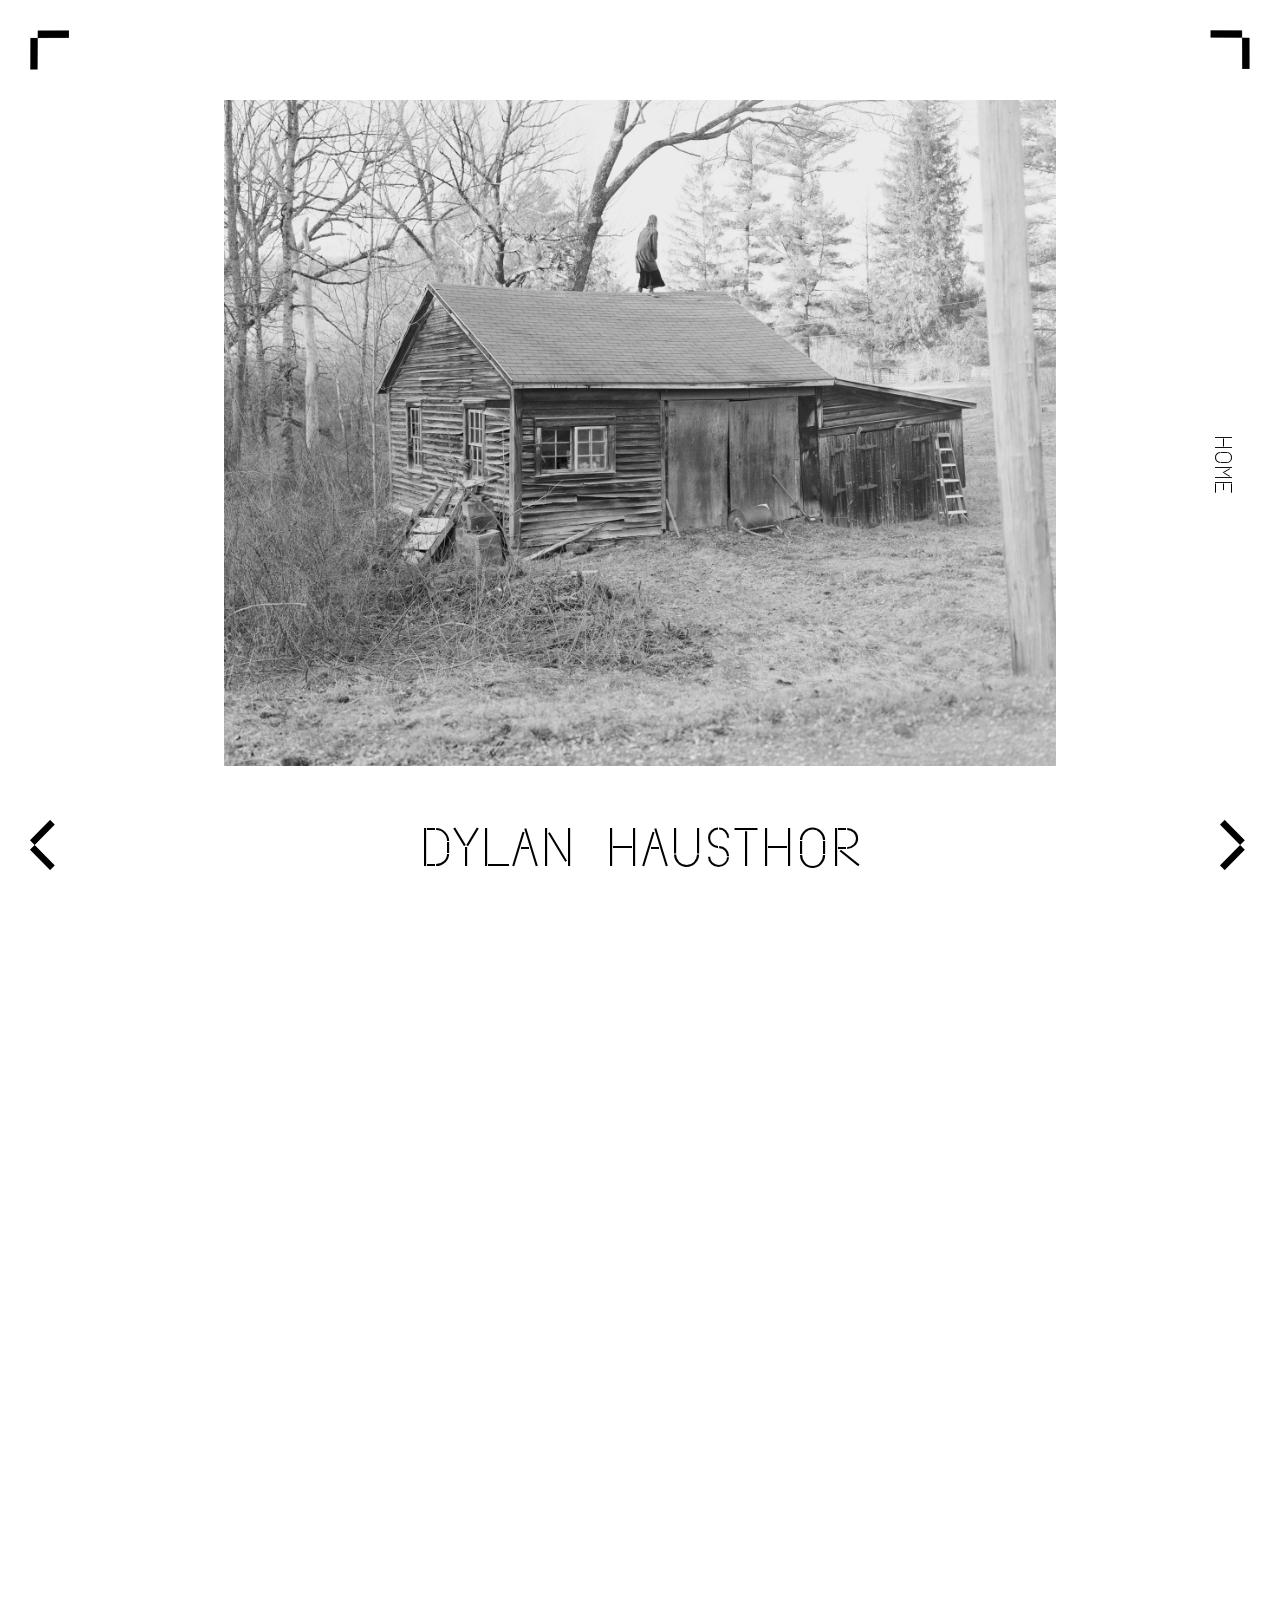
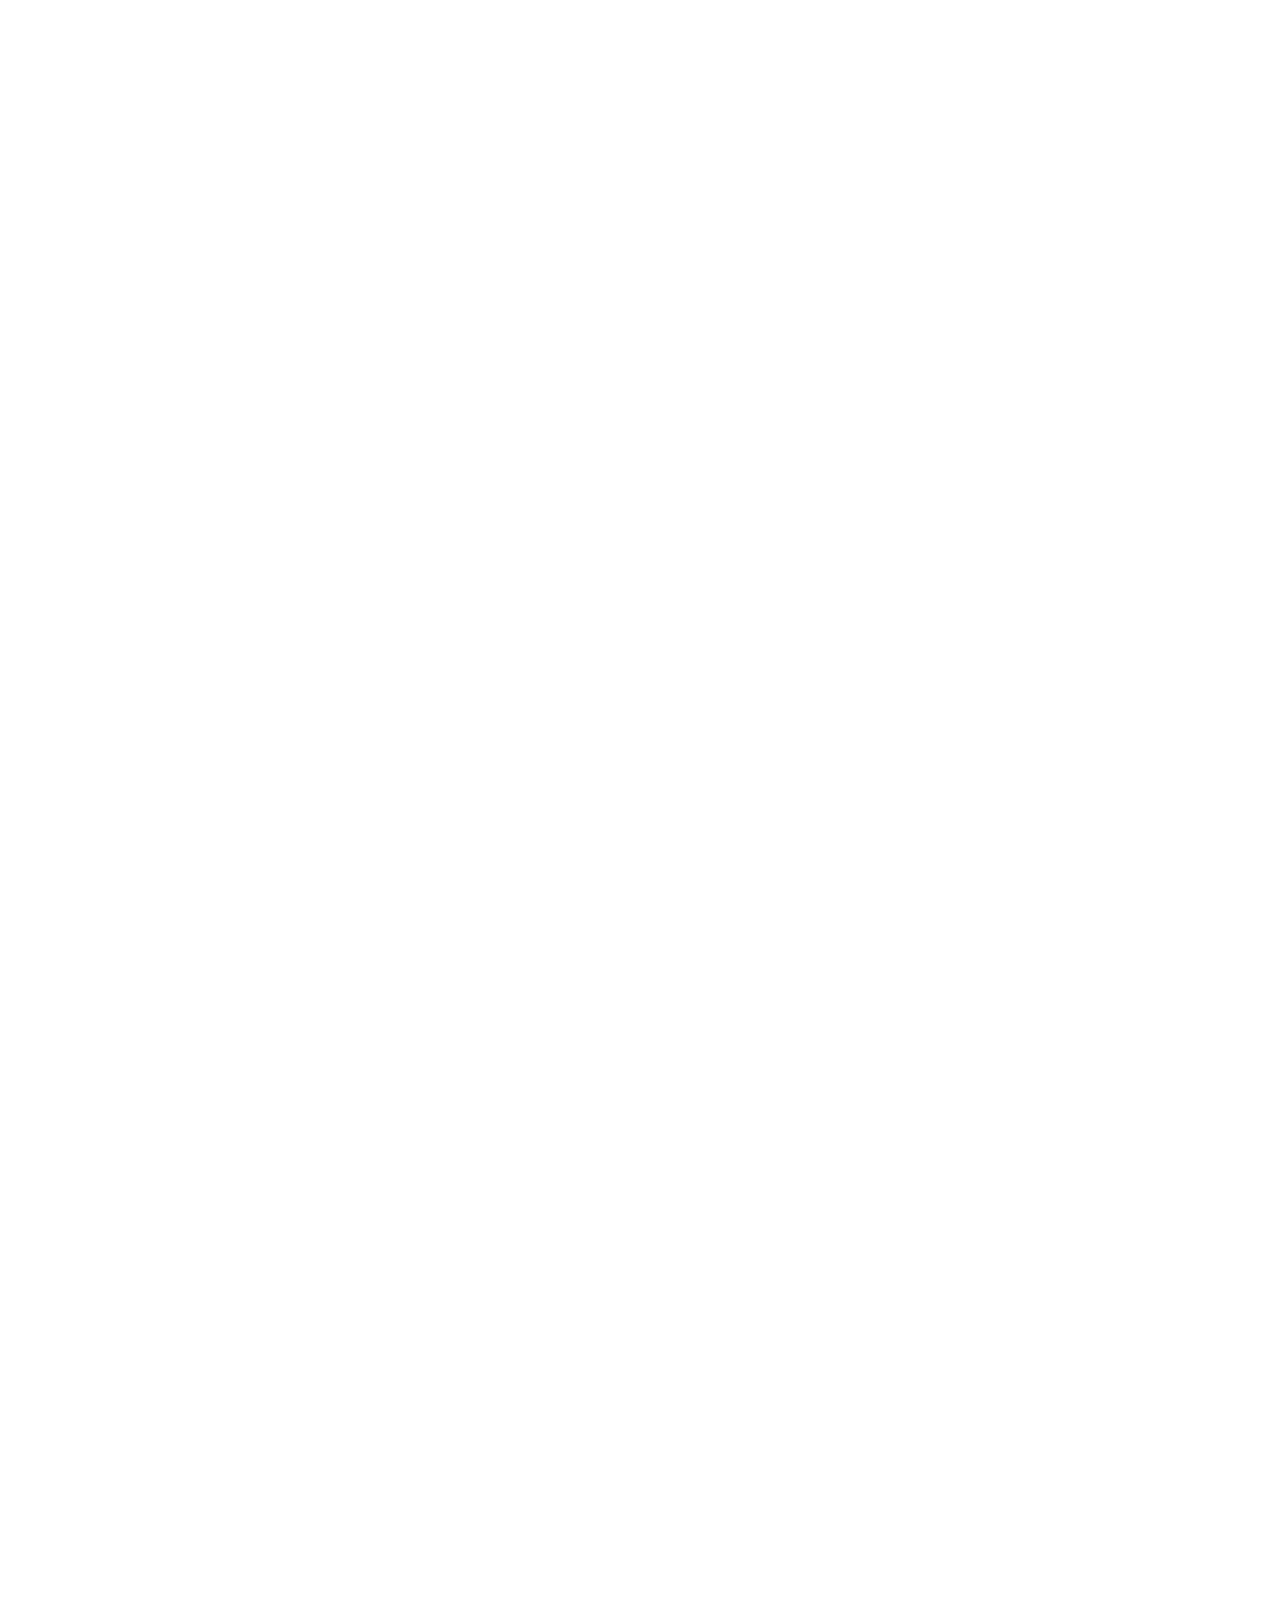
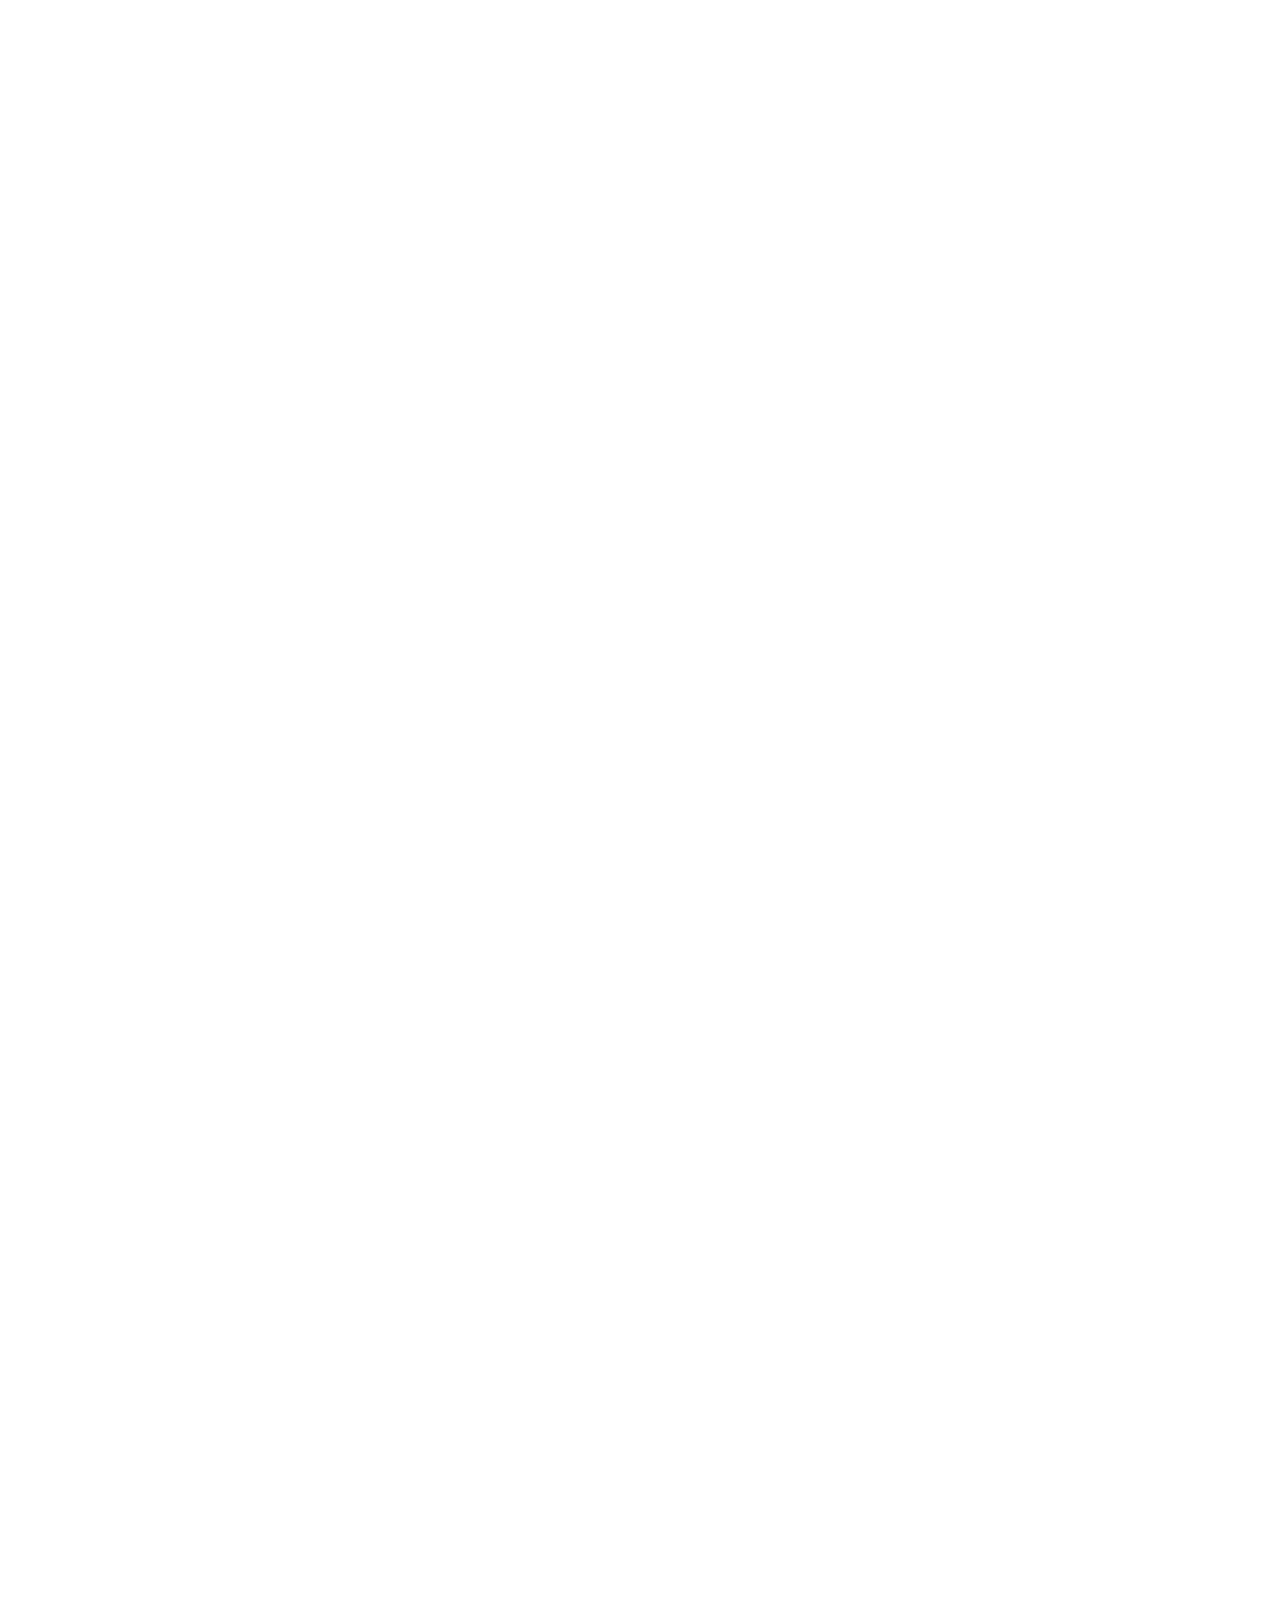
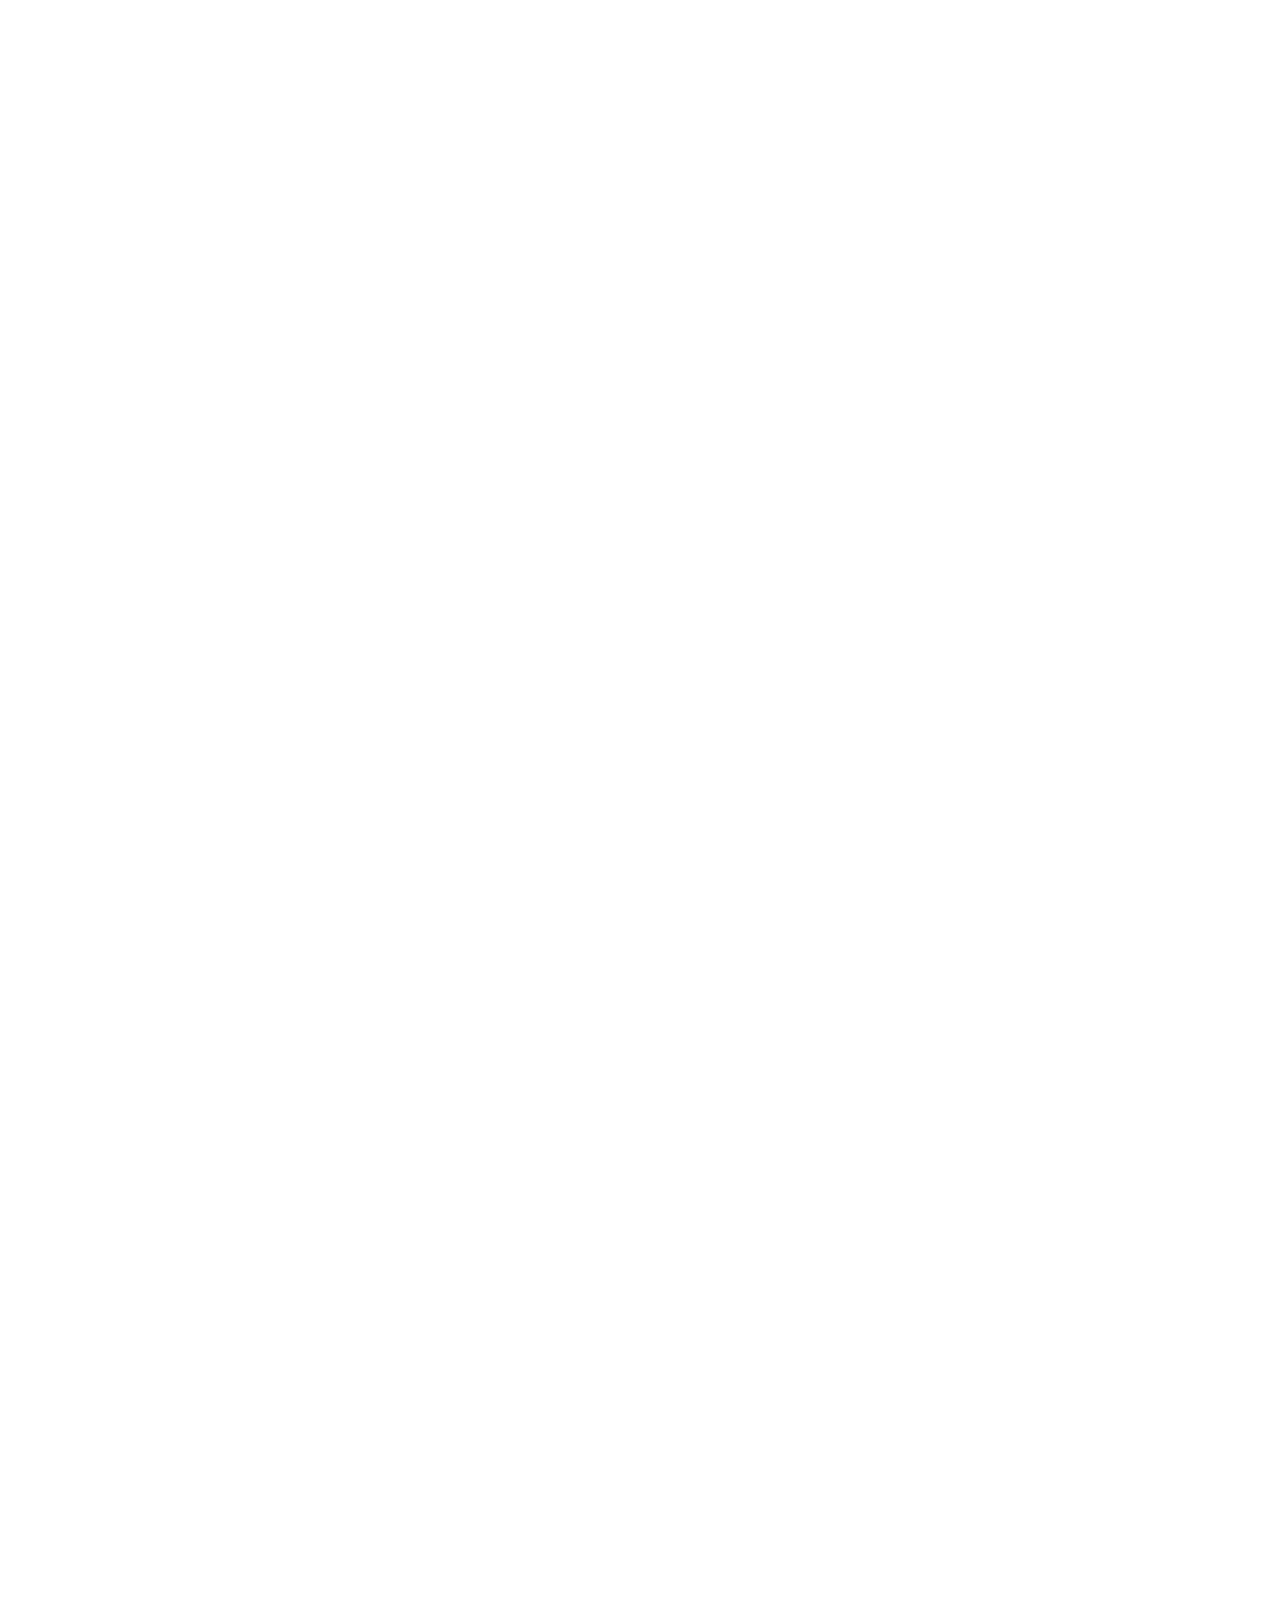
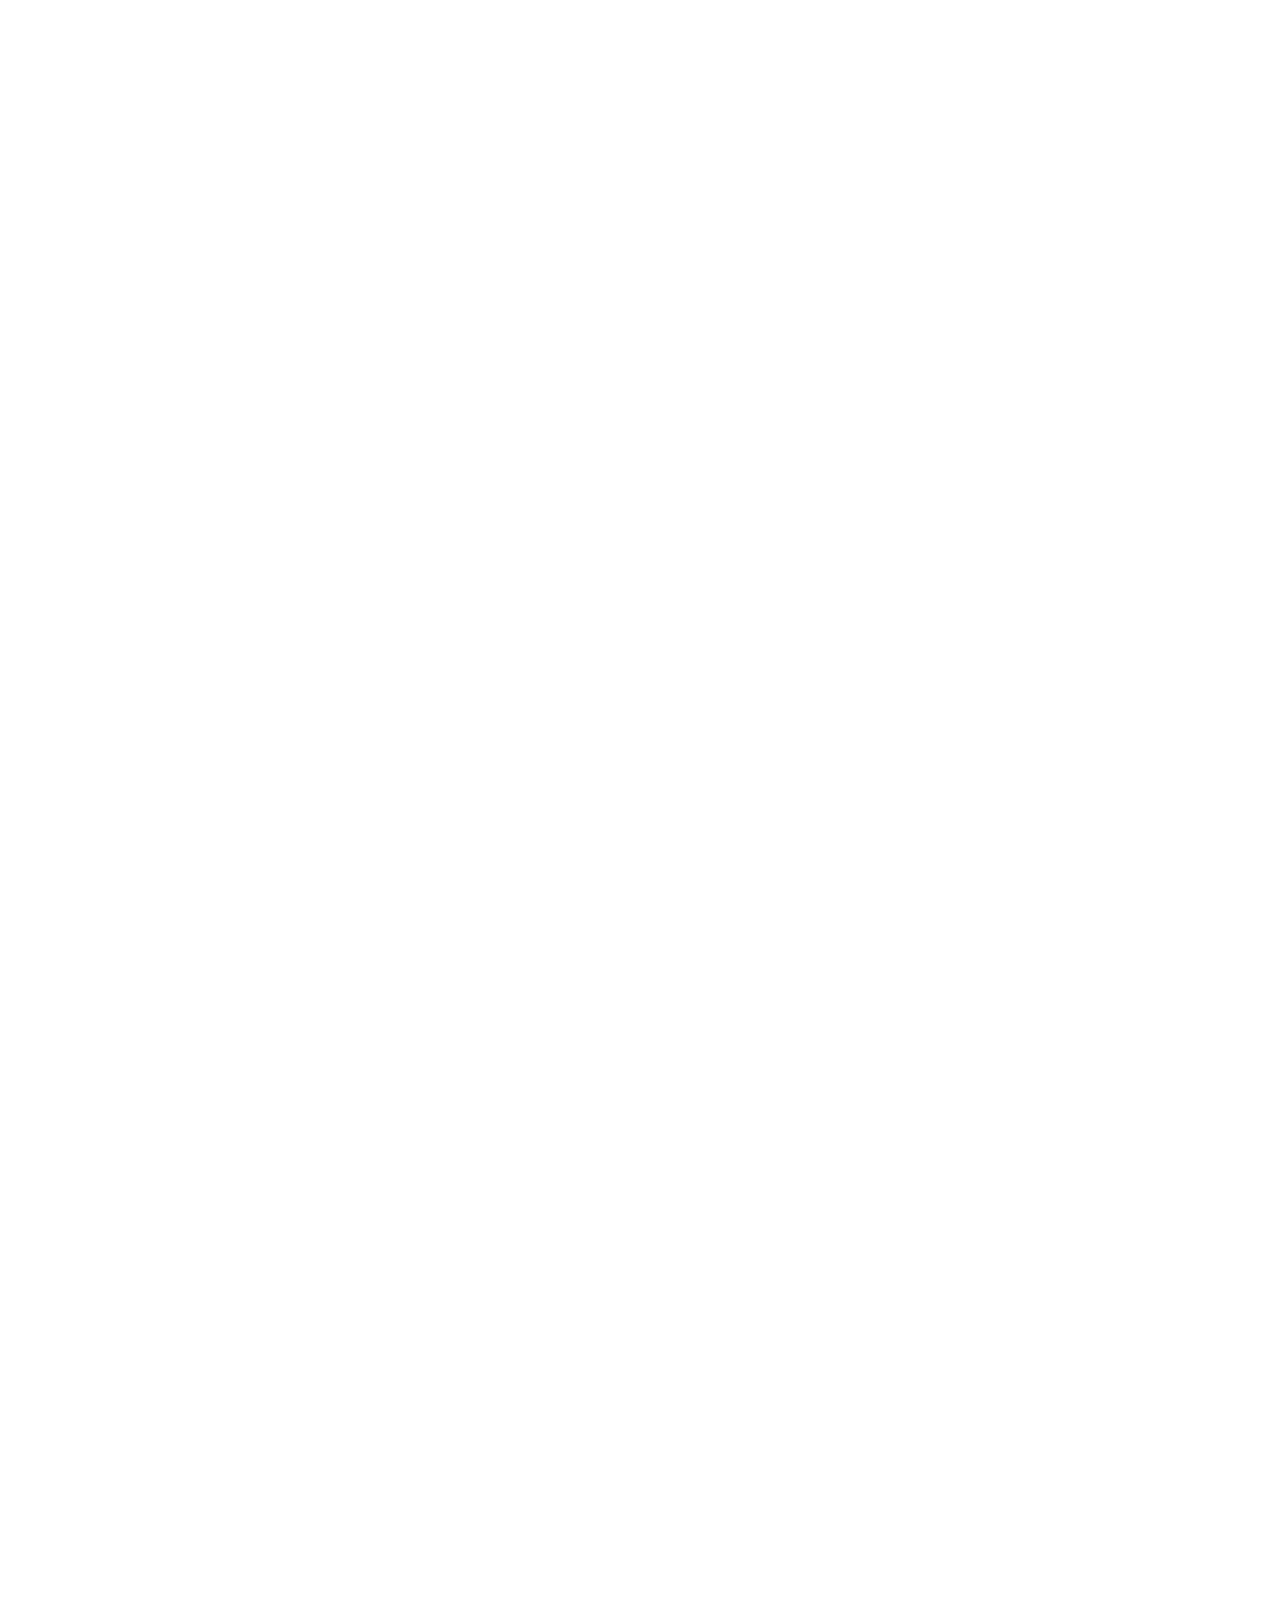
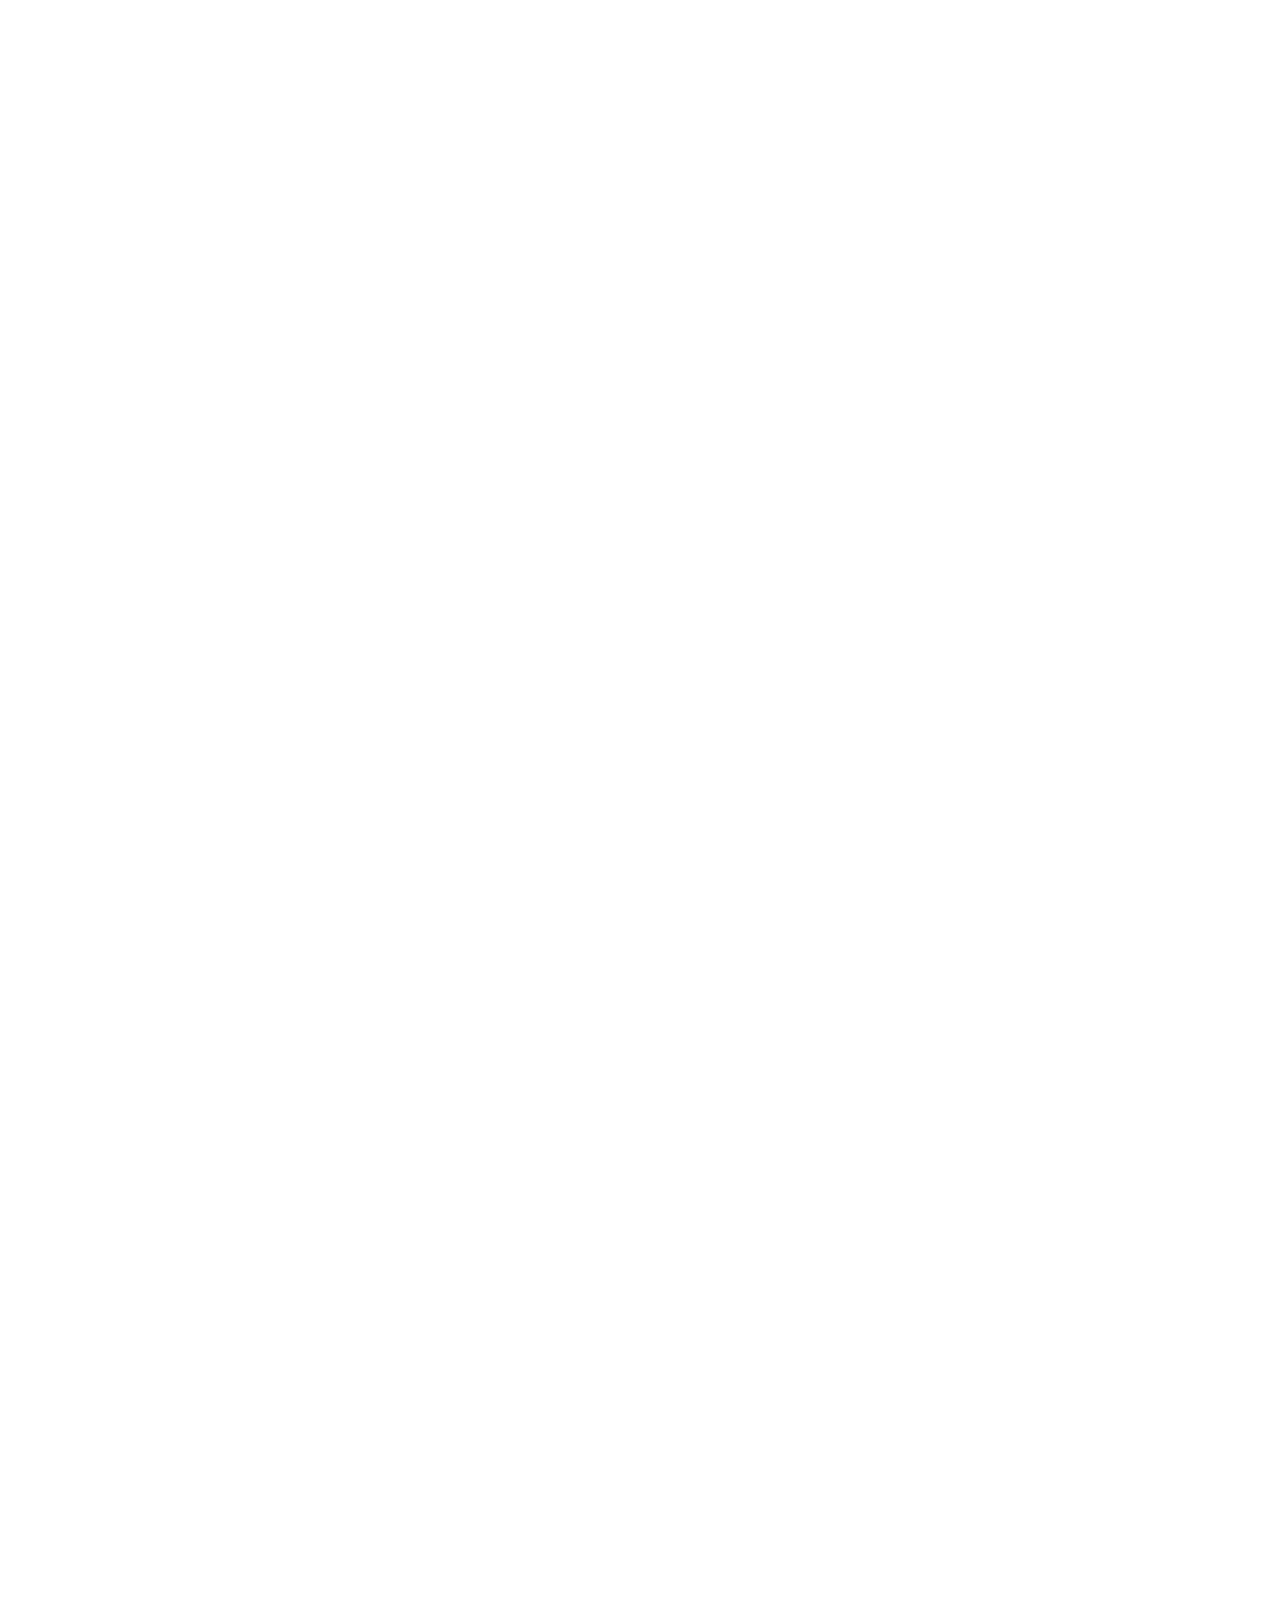
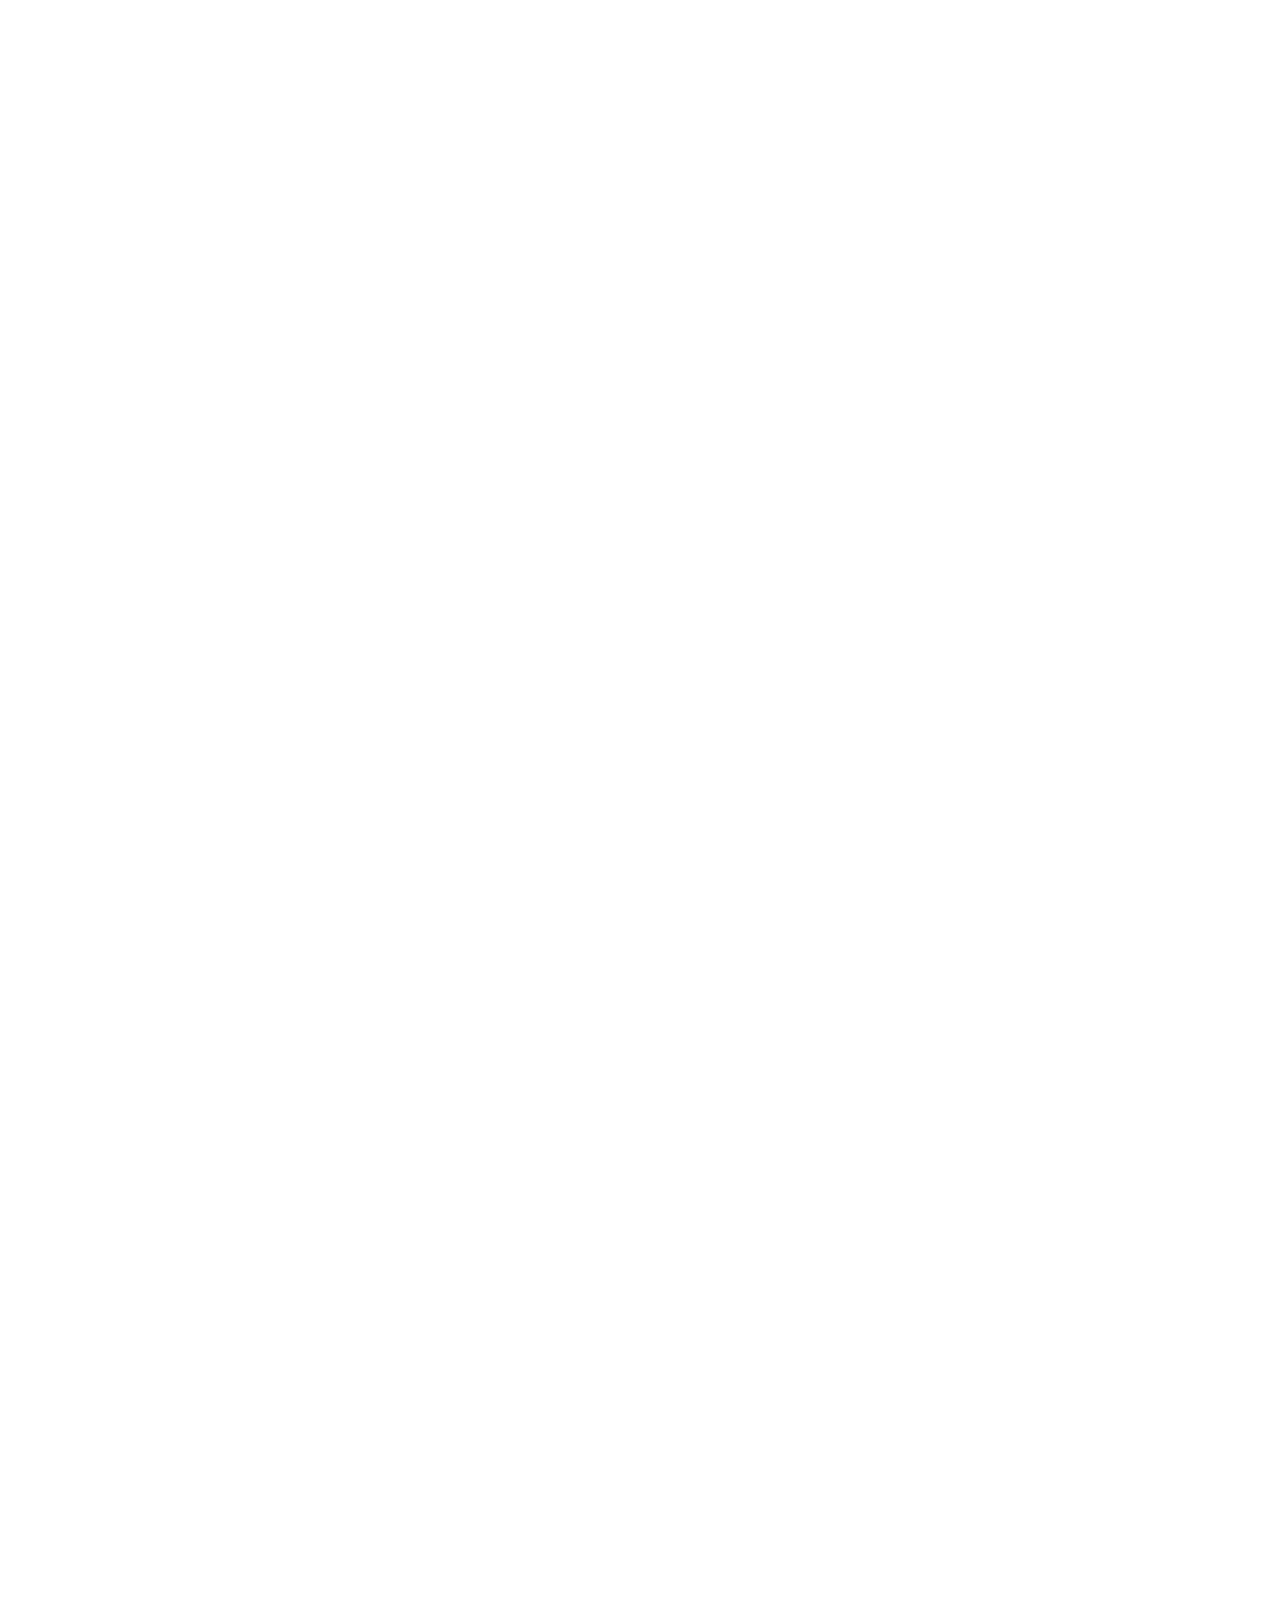
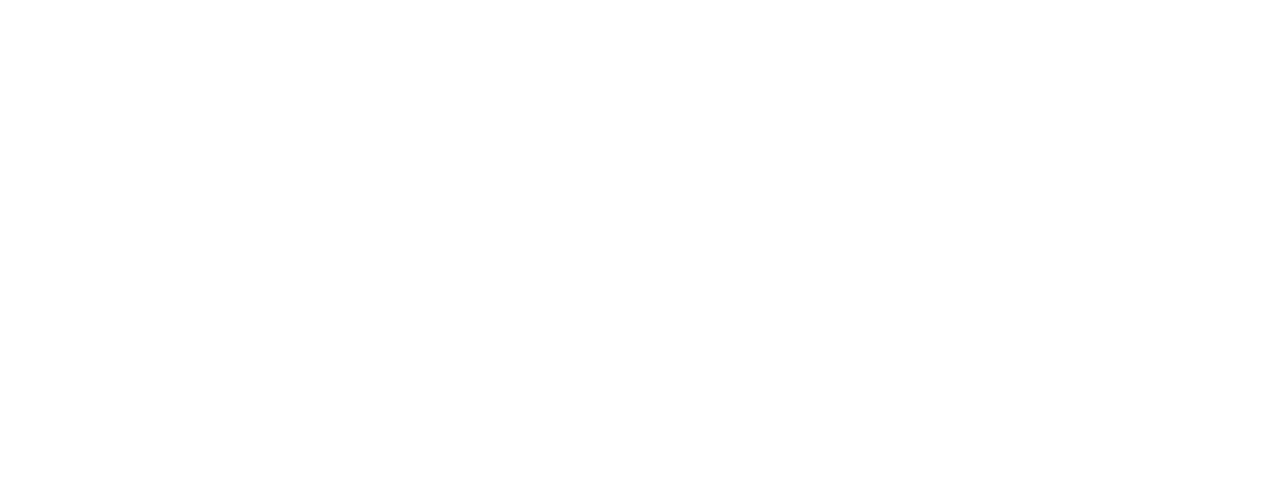
<file: dylan.html>
<!DOCTYPE html>
<html><head>
<meta name="viewport" content="width=device-width, initial-scale=1, shrink-to-fit=no">
<meta http-equiv="Content-Type" content="text/html; charset=UTF-8">
<meta name="viewport" content="width=device-width, initial-scale=1.0, maximum-scale=1.0, user-scalable=no">
<meta http-equiv="X-UA-Compatible" content="ie=edge" />
<link rel="apple-touch-icon" sizes="180x180" href="assets/apple-touch-icon.png">
<link rel="icon" type="image/png" sizes="32x32" href="assets/favicon-32x32.png">
<link rel="icon" type="image/png" sizes="16x16" href="assets/favicon-16x16.png">
  <title>Sorry We Missed You</title>
  <link rel="stylesheet" type="text/css" href="assets/artist-pages.css">
  <link rel="stylesheet" type="text/css" href="assets/fixed.css">
<style type="text/css">
  
</style>


</head>
<body>
<!--  ARTIST NAME -->
  <div class="border"></div>
  <div class="caption">Dylan Hausthor</div>
<!-- TEXT AND IMAGE -->
 <div class="mySlides"><img src="assets/dylan/01.jpg"></div>
    <div class="buffer"></div>

    <div class="mySlides"><img src="assets/dylan/Yale2021.PhotoMFA_78.jpg"></div>
    <div class="buffer"></div>

    <div class="mySlides"><img src="assets/dylan/13.jpg"></div>
    <div class="buffer"></div>

    <div class="mySlides"><img src="assets/dylan/Dylan Hausthor_Install.jpg"></div>
    <div class="buffer"></div>

    <div class="mySlides-vertical"><img src="assets/dylan/04.jpg"></div>
    <div class="buffer"></div>

    <div class="mySlides"><img src="assets/dylan/Yale2021.PhotoMFA_71.jpg"></div>
    <div class="buffer"></div>

<div id="video">
<div style="padding:56.25% 0 0 0;position:relative;"><iframe src="https://player.vimeo.com/video/554973420?badge=0&amp;autopause=0&amp;player_id=0&amp;app_id=58479" frameborder="0" allow="autoplay; fullscreen; picture-in-picture" allowfullscreen style="position:absolute;top:0;left:0;width:100%;height:100%;" title="thesis_vid_1"></iframe></div></div>
  </div>
  <div class="buffer"></div>

    <div class="mySlides-vertical"><img src="assets/dylan/06.jpg"></div>
    <div class="buffer"></div>

    <div class="mySlides-vertical"><img src="assets/dylan/10.jpg"></div>
    <div class="buffer"></div>

    <div class="mySlides"><img src="assets/dylan/Yale2021.PhotoMFA_74.jpg"></div>
    <div class="buffer"></div>

    <div class="mySlides-vertical"><img src="assets/dylan/12.jpg"></div>
    <div class="buffer"></div>

    <div class="mySlides"><img src="assets/dylan/vt ice (2)ed copy.jpg"></div>
    <div class="buffer"></div>

    <div class="mySlides"><img src="assets/dylan/Yale2021.PhotoMFA_75.jpg"></div>
    <div class="buffer"></div>

    <p class="article">Dylan Hausthor’s work is a disassembly of the weight bearing infrastructure upon which many Americans rest our respective identities. Their work brings forward an unhinged clarity that is at times nauseating and frightening, almost septic, as you’re taken to the frayed seams of human social conditioning. But just as the unsettling experience begins to swell, Dylan reveals a deeper, more gentle layer of possibility of life beyond (and within) decay. Dabbling in the unexpectedly queer worlds of decay, fungi, agriculture, and ruralism, their lens refracts a ragged intimacy found within and between more-than-human life worlds. Both sober and ecstatic, their work deftly identifies a web of tensions within which the human experience is perpetually suspended. Dylan’s work is as urgent as it is retrospective, calling forth sentiments that feel deeply ecological while also clearly shaped by a sickly modernity.</p>

  <div class="buffer"></div>
  <p class="article" style="text-align: center">
    <a href="http://www.dylanhausthor.com/" target="_blank">dylanhausthor.com</a><br>
  </p>
  <div class="buffer"></div>
  <div class="buffer"></div>
    <div class="buffer-mobile"></div>

<!-- STATIC STUFF -->

<a href="home.html"><div class="home">HOME</div></a>
<div class="dropdown">
  <div class="top-left">
  <div class="dropdown-content">
    <a href="mickey.html">Mickey Aloisio</a>
    <a href="ronghui.html">Ronghui Chen</a>
    <a href="tarah.html">Tarah Douglas</a>
    <a href="jackie.html">Jackie Furtado</a>
    <a href="max.html">Max Gavrich</a>
    <a href="nabil.html">Nabil Harb</a>
    <a href="dylan.html">Dylan Hausthor</a>
    <a href="annie.html">Annie Ling</a>
    <a href="alex.html">Alex Nelson</a>
    <a href="rosemary.html">Rosemary Warren</a>
  </div>
</div>
</div></div>

<div class="dropdown">
  <div class="top-right">
  <div class="dropdown-popup">
<p class="no-padding-top" style="text-align: center;">SORRY WE MISSED YOU</p>
<p>Yale School of Art’s 2021 Photography MFA thesis exhibition</p>
<p>Green Hall Gallery, 1156 Chapel Street, New haven, CT. May 10 through 16, 2021</p>
<p>Featuring work by: Mickey Aloisio, Ronghui Chen, tarah douglas, Jackie Furtado, Max Gavrich, Nabil Harb, Dylan Hausthor, Annie Ling, Alex Nelson, and Rosemary Warren.</p>
<p>Exhibition identity by Nick Massarelli and Anna Sagström, Graphic Design MFAs ‘21.</p>

<p class="no-padding-bottom">Installation photography by Liz Calvi, unless otherwise oted.</p>
  </div>
</div>
</div>

<div id="top-right-mobile" onclick="infoMobile()"></div>
  <div id="mobile-info" onclick="this.style.display = 'none'">
    <p class="no-padding-top" style="text-align: center;">SORRY WE MISSED YOU</p>
<p>Yale School of Art’s 2021 Photography MFA thesis exhibition</p>
<p>Green Hall Gallery, 1156 Chapel Street, New haven, CT. May 10 through 16, 2021</p>
<p>Featuring work by: Mickey Aloisio, Ronghui Chen, tarah douglas, Jackie Furtado, Max Gavrich, Nabil Harb, Dylan Hausthor, Annie Ling, Alex Nelson, and Rosemary Warren.</p>
<p>Exhibition identity by Nick Massarelli and Anna Sagström, Graphic Design MFAs ‘21.</p>
<p class="no-padding-bottom">Installation photography by Liz Calvi, unless otherwise noted.</p></div>

<div id="top-left-mobile" onclick="menuMobile()"></div>
<div id="mobile-menu">
  <img src="assets/exit.png" onclick="closeMobile()">
    <p><a href="mickey.html">Mickey Aloisio</a></p>
    <p><a href="ronghui.html">Ronghui Chen</a></p>
    <p><a href="tarah.html">Tarah Douglas</a></p>
    <p><a href="jackie.html">Jackie Furtado</a></p>
    <p><a href="max.html">Max Gavrich</a></p>
    <p><a href="nabil.html">Nabil Harb</a></p>
    <p><a href="dylan.html">Dylan Hausthor</a></p>
    <p><a href="annie.html">Annie Ling</a></p>
    <p><a href="alex.html">Alex Nelson</a></p>
    <p><a href="rosemary.html">Rosemary Warren</a></p>
</div>

<!-- STATIC STUFF -->

  <div class="button-left" onclick="javascript:location.href='jackie.html'"></div>
  <div class="button-right" onclick="javascript:location.href='tarah.html'"></div>

</body>
<script src="https://ajax.googleapis.com/ajax/libs/jquery/3.4.1/jquery.min.js"></script>
<script type="text/javascript">
  
  function infoMobile() {
  var x = document.getElementById("mobile-info");
    x.style.display = "block";
}

  function menuMobile() {
  var x = document.getElementById("mobile-menu");
    x.style.display = "block";
}

  function closeMobile() {
  var x = document.getElementById("mobile-menu");
    x.style.display = "none";
}

document.addEventListener("touchstart", function() {}, true);

</script>
</html>
</file>
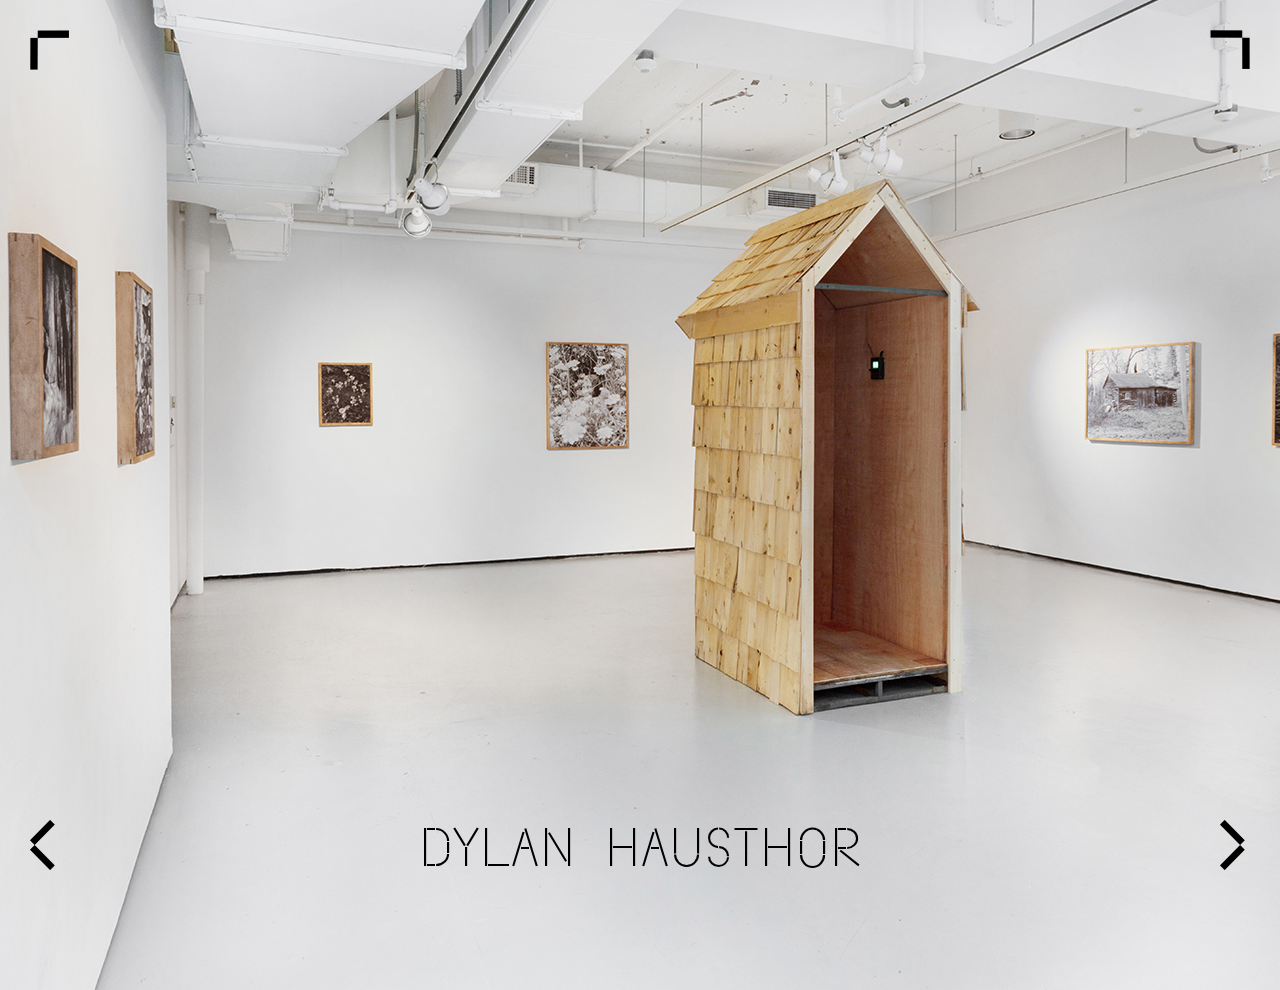
<file: home.html>
<!DOCTYPE html>
<html><head>
<meta name="viewport" content="width=device-width, initial-scale=1, shrink-to-fit=no">
<meta http-equiv="Content-Type" content="text/html; charset=UTF-8">
<meta name="viewport" content="width=device-width, initial-scale=1.0, maximum-scale=1.0, user-scalable=no">
<meta http-equiv="X-UA-Compatible" content="ie=edge" />
<link rel="apple-touch-icon" sizes="180x180" href="assets/apple-touch-icon.png">
<link rel="icon" type="image/png" sizes="32x32" href="assets/favicon-32x32.png">
<link rel="icon" type="image/png" sizes="16x16" href="assets/favicon-16x16.png">
	<title>Sorry We Missed You</title>
	<link rel="stylesheet" type="text/css" href="assets/fixed.css">
<style>

		html,
		body {
			margin: 0;
			box-sizing: border-box;
			height: 100vh;
  			width: 100vw;
  			overflow: hidden;
		}

		#sorry {
			width: 100vw;
			height: 100vh;
			z-index: 700;
			background-color: black;
			opacity: 0.9;
		}

		#sorry img {
			height: 90vh;
			top: 50%;
			left: 50%;
			position: relative;
			-ms-transform: translate(-50%, -50%);
			transform: translate(-50%, -50%);
		}

		#photo-container {
			z-index: 100;
		}

		.mySlides {
			display: none;
/*			max-height: 100vh;*/
/*			width: 100%;*/
      object-fit: contain;
			left: 50%;
			top: 50%;
			position: absolute;
			-ms-transform: translate(-50%, -50%);
			transform: translate(-50%, -50%);
			z-index: -100;
		}

		.caption {
			cursor: pointer;
		}


		img {
			z-index: 100;
		}


			@font-face {
			  	font-family: 'OPSPastPerfect';
			  	src:  url('assets/OPSPastPerfect-Regular.woff2') format('woff2');
			}



@media screen and (max-width: 800px) { 
      * {
        box-sizing: border-box;
        -webkit-box-sizing: border-box;
        -moz-box-sizing: border-box;
        outline: none;
        margin: 0;
        padding: 0;
      }

      body {
        height: 100vh;
        width: 100vw;
      }

    .mySlides {
      display: none;
      height: 100vh;
      left: 50%;
      top: 50%;
      position: absolute;
      -ms-transform: translate(-50%, -50%);
      transform: translate(-50%, -50%);
      z-index: -100;
    }

    .caption {
      background-color: transparent;
    }

}



	</style>
</head>
<body>

<div id="photo-container">
  <div><img class="mySlides" src="assets/1.jpg">
        <a href="dylan.html">
    <div class="caption">Dylan Hausthor</div></a>
    </div>
  <div><img class="mySlides" src="assets/2.jpg">
    <a href="tarah.html">
    <div class="caption">Tarah Douglas</div></a>
    </div>
  <div><img class="mySlides" src="assets/3.jpg">
        <a href="max.html">
    <div class="caption">Max Gavrich</div></a>  
    </div>  
  <div><img class="mySlides" src="assets/4_02.jpg">
        <a href="annie.html">
    <div class="caption">Annie Ling</div></a>
    </div>  
  <div><img class="mySlides" src="assets/5.jpg">
     <a href="rosemary.html">
    <div class="caption" style="color:white">Rosemary Warren</div></a>
    </div>  
  <div><img class="mySlides" src="assets/6.jpg">
        <a href="mickey.html">
    <div class="caption">Mickey Aloisio</div></a>
    </div>  
  <div><img class="mySlides" src="assets/7.jpg">
        <a href="alex.html">
    <div class="caption">Alex Nelson</div></a>
    </div>  
  <div><img class="mySlides" src="assets/8.jpg">
        <a href="nabil.html">
    <div class="caption">Nabil Harb</div></a>
    </div>  
  <div><img class="mySlides" src="assets/9.jpg">
        <a href="ronghui.html">
    <div class="caption">Ronghui Chen</div></a> 
    </div>  
  <div><img class="mySlides" src="assets/10.jpg">
        <a href="jackie.html">
    <div class="caption" style="color:white">Jackie Furtado</div> </a>
    </div>  </div>

  <div class="button-left" onclick="plusDivs(-1)"></div>
  <div class="button-right" onclick="plusDivs(1)"></div>


<!-- STATIC STUFF -->

<div class="dropdown">
  <div class="top-left">
  <div class="dropdown-content">
    <a href="mickey.html">Mickey Aloisio</a>
    <a href="ronghui.html">Ronghui Chen</a>
    <a href="tarah.html">Tarah Douglas</a>
    <a href="jackie.html">Jackie Furtado</a>
    <a href="max.html">Max Gavrich</a>
    <a href="nabil.html">Nabil Harb</a>
    <a href="dylan.html">Dylan Hausthor</a>
    <a href="annie.html">Annie Ling</a>
    <a href="alex.html">Alex Nelson</a>
    <a href="rosemary.html">Rosemary Warren</a>
  </div>
</div>
</div></div>

<div class="dropdown">
  <div class="top-right">
  <div class="dropdown-popup">
<p class="no-padding-top" style="text-align: center;">SORRY WE MISSED YOU</p>
<p>Yale School of Art’s 2021 Photography MFA thesis exhibition</p>
<p>Green Hall Gallery, 1156 Chapel Street, New haven, CT. May 10 through 16, 2021</p>
<p>Featuring work by: Mickey Aloisio, Ronghui Chen, tarah douglas, Jackie Furtado, Max Gavrich, Nabil Harb, Dylan Hausthor, Annie Ling, Alex Nelson, and Rosemary Warren.</p>
<p>Exhibition identity by Nick Massarelli and Anna Sagström, Graphic Design MFAs ‘21.</p>

<p class="no-padding-bottom">Installation photography by Liz Calvi, unless otherwise oted.</p>
  </div>
</div>
</div>

<div id="top-right-mobile" onclick="infoMobile()"></div>
  <div id="mobile-info" onclick="this.style.display = 'none'">
    <p class="no-padding-top" style="text-align: center;">SORRY WE MISSED YOU</p>
<p>Yale School of Art’s 2021 Photography MFA thesis exhibition</p>
<p>Green Hall Gallery, 1156 Chapel Street, New haven, CT. May 10 through 16, 2021</p>
<p>Featuring work by: Mickey Aloisio, Ronghui Chen, tarah douglas, Jackie Furtado, Max Gavrich, Nabil Harb, Dylan Hausthor, Annie Ling, Alex Nelson, and Rosemary Warren.</p>
<p>Exhibition identity by Nick Massarelli and Anna Sagström, Graphic Design MFAs ‘21.</p>
<p class="no-padding-bottom">Installation photography by Liz Calvi, unless otherwise noted.</p></div>

<div id="top-left-mobile" onclick="menuMobile()"></div>
<div id="mobile-menu">
  <img src="assets/exit.png" onclick="closeMobile()">
    <p><a href="mickey.html">Mickey Aloisio</a></p>
    <p><a href="ronghui.html">Ronghui Chen</a></p>
    <p><a href="tarah.html">Tarah Douglas</a></p>
    <p><a href="jackie.html">Jackie Furtado</a></p>
    <p><a href="max.html">Max Gavrich</a></p>
    <p><a href="nabil.html">Nabil Harb</a></p>
    <p><a href="dylan.html">Dylan Hausthor</a></p>
    <p><a href="annie.html">Annie Ling</a></p>
    <p><a href="alex.html">Alex Nelson</a></p>
    <p><a href="rosemary.html">Rosemary Warren</a></p>
</div>

<!-- STATIC STUFF -->



</body>
<script src="https://ajax.googleapis.com/ajax/libs/jquery/3.4.1/jquery.min.js"></script>
<script type="text/javascript">

var slideIndex = 1;
showDivs(slideIndex);

function plusDivs(n) {
  showDivs(slideIndex += n);
  showNames(nameIndex += n);
}

function showDivs(n) {
  var i;
  var x = document.getElementsByClassName("mySlides");
  if (n > x.length) {slideIndex = 1}
  if (n < 1) {slideIndex = x.length}
  for (i = 0; i < x.length; i++) {
    x[i].style.display = "none";  
  }
  x[slideIndex-1].style.display = "block";  
}

var nameIndex = 1;
showNames(nameIndex);

function plusNames(n) {
  showNames(nameIndex += n);
}

function showNames(n) {
  var i;
  var x = document.getElementsByClassName("caption");
  if (n > x.length) {nameIndex = 1}
  if (n < 1) {nameIndex = x.length}
  for (i = 0; i < x.length; i++) {
    x[i].style.display = "none";  
  }
  x[nameIndex-1].style.display = "block";  
}
  
  function infoMobile() {
  var x = document.getElementById("mobile-info");
    x.style.display = "block";
}

  function menuMobile() {
  var x = document.getElementById("mobile-menu");
    x.style.display = "block";
}

  function closeMobile() {
  var x = document.getElementById("mobile-menu");
    x.style.display = "none";
}

document.addEventListener("touchstart", function() {}, true);

</script>
</html>
</file>
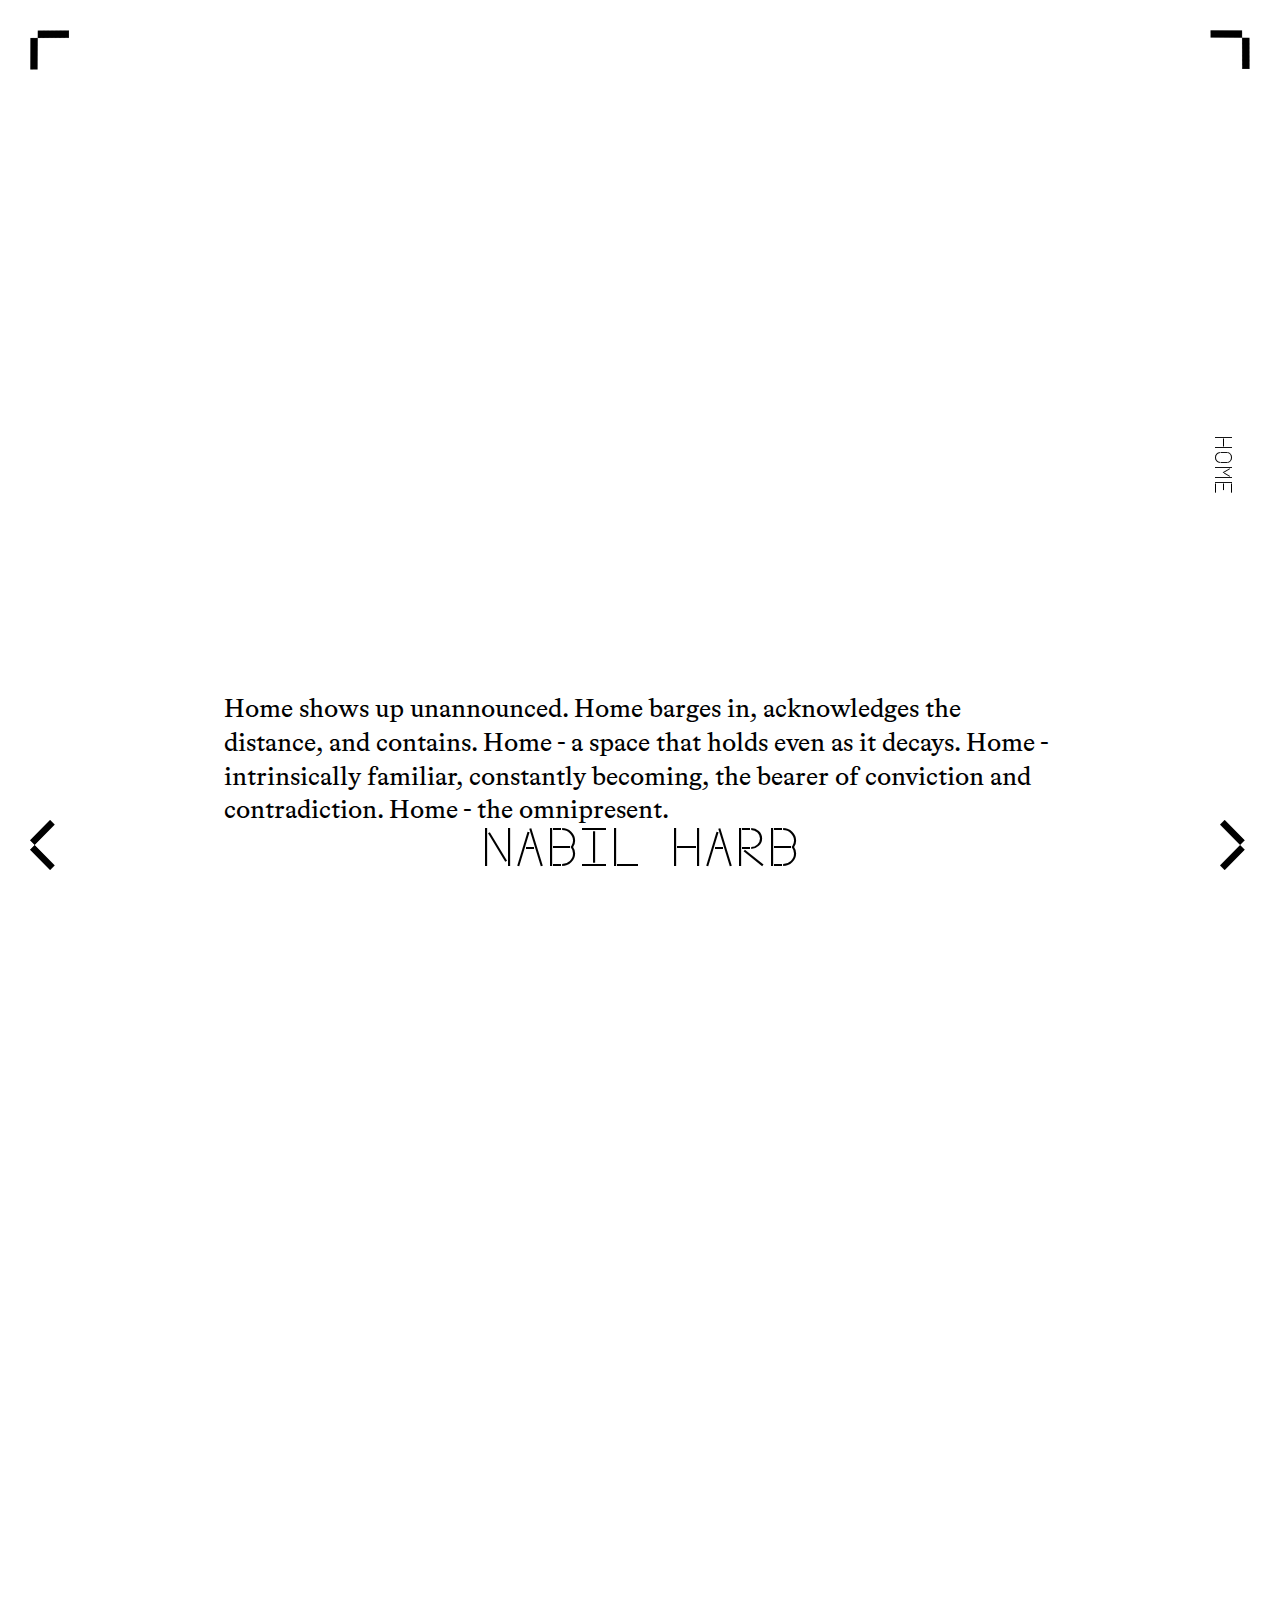
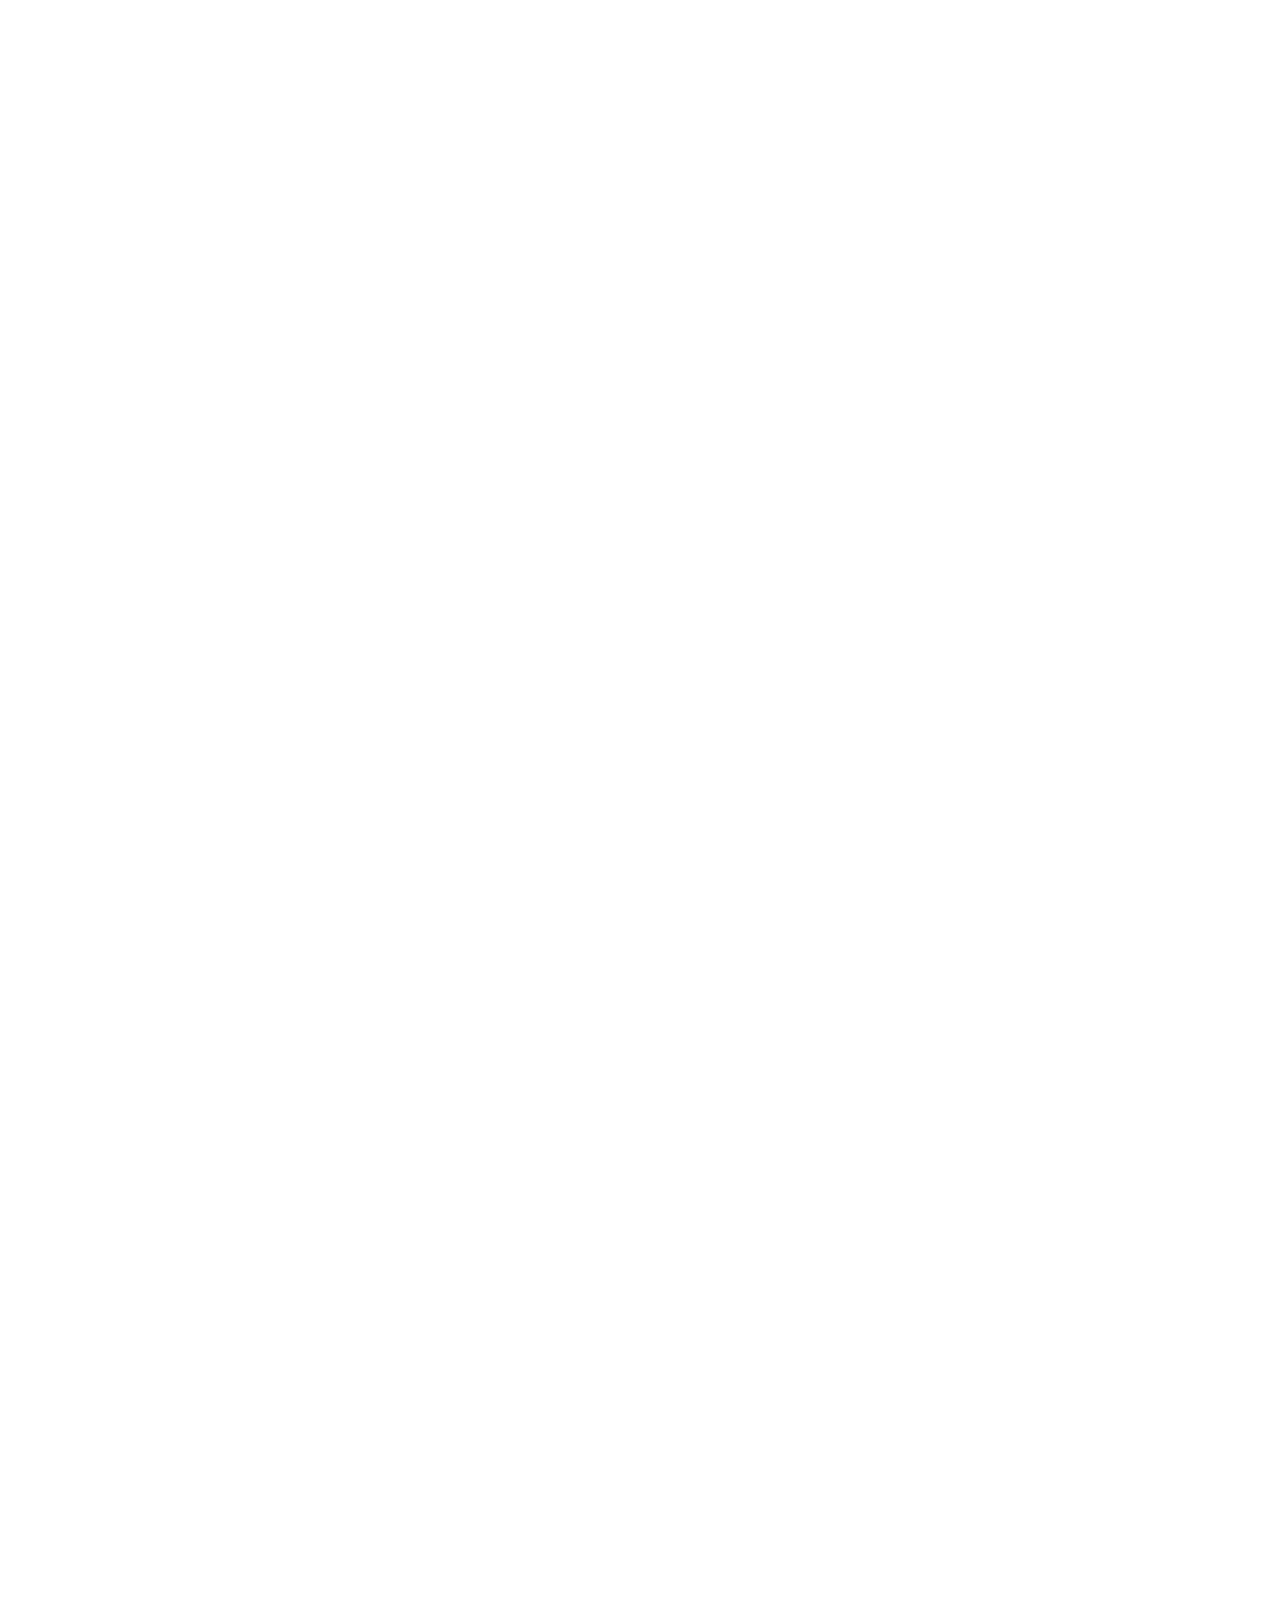
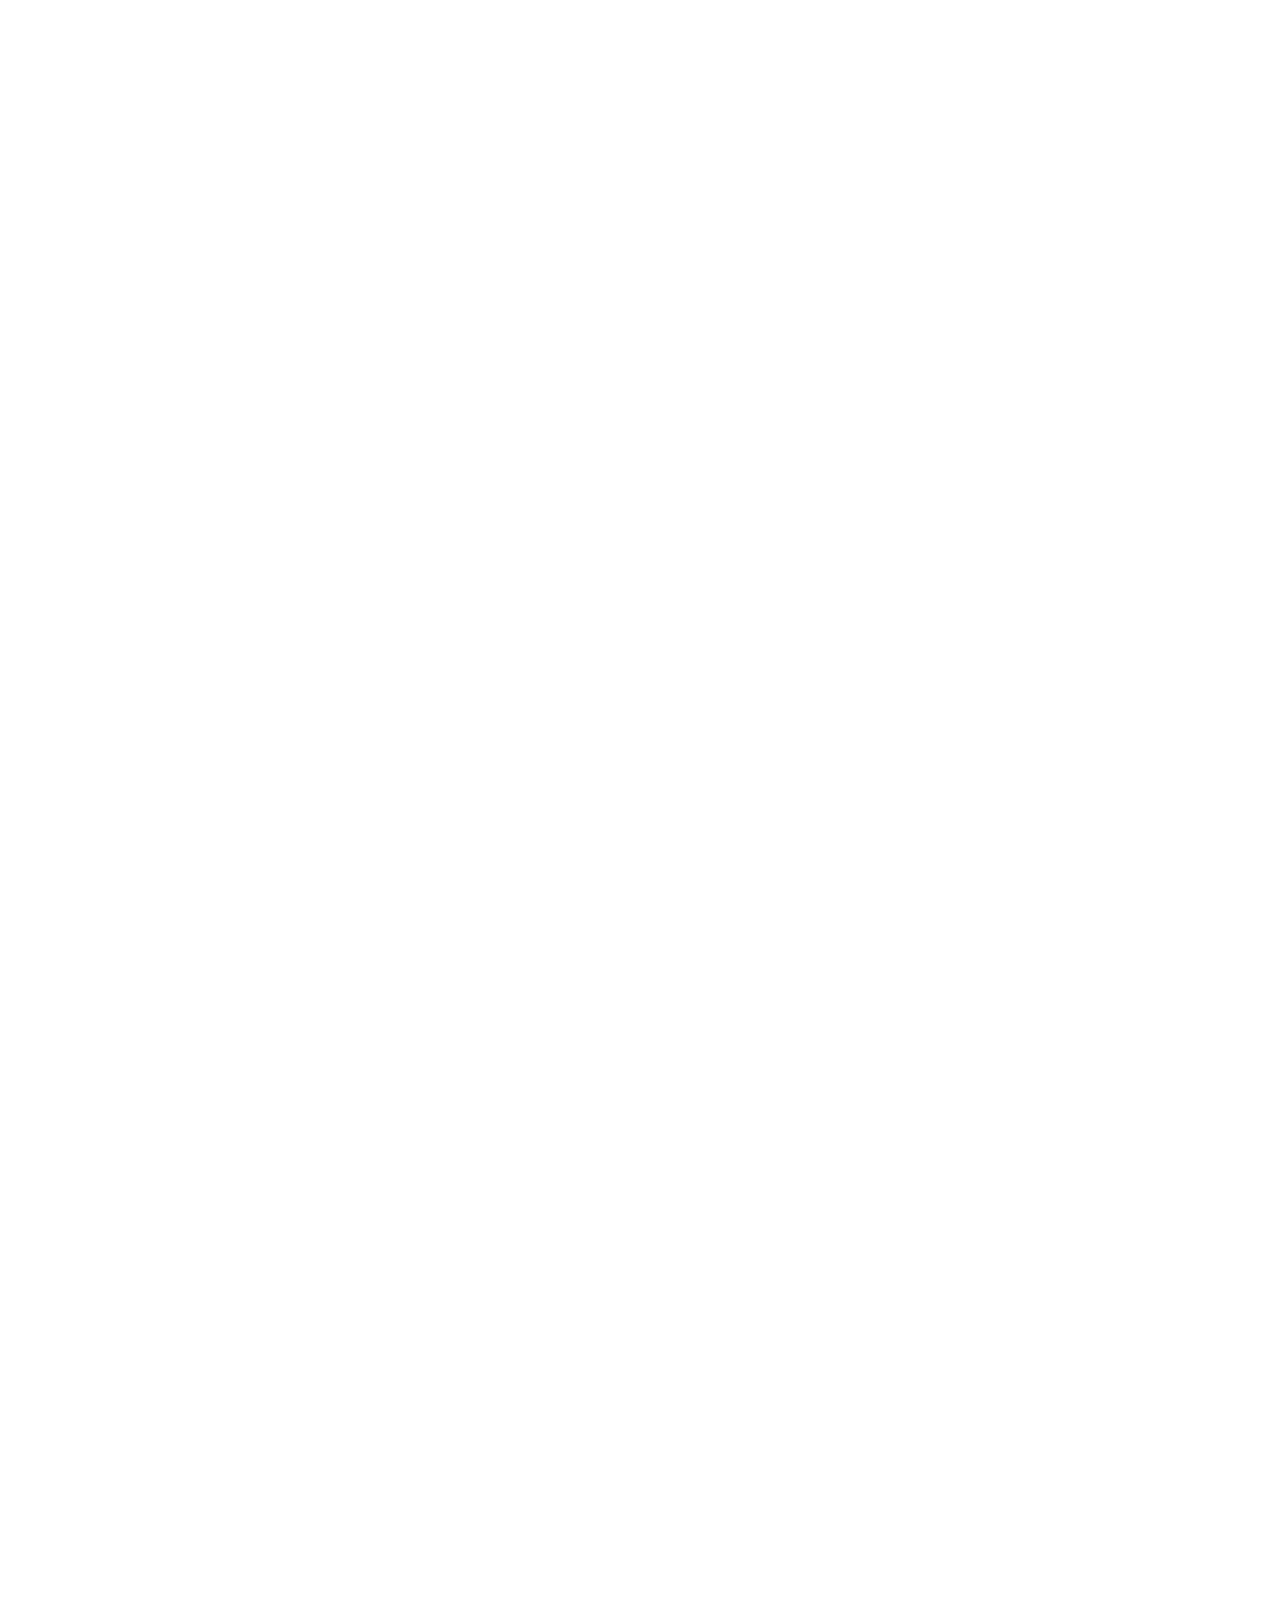
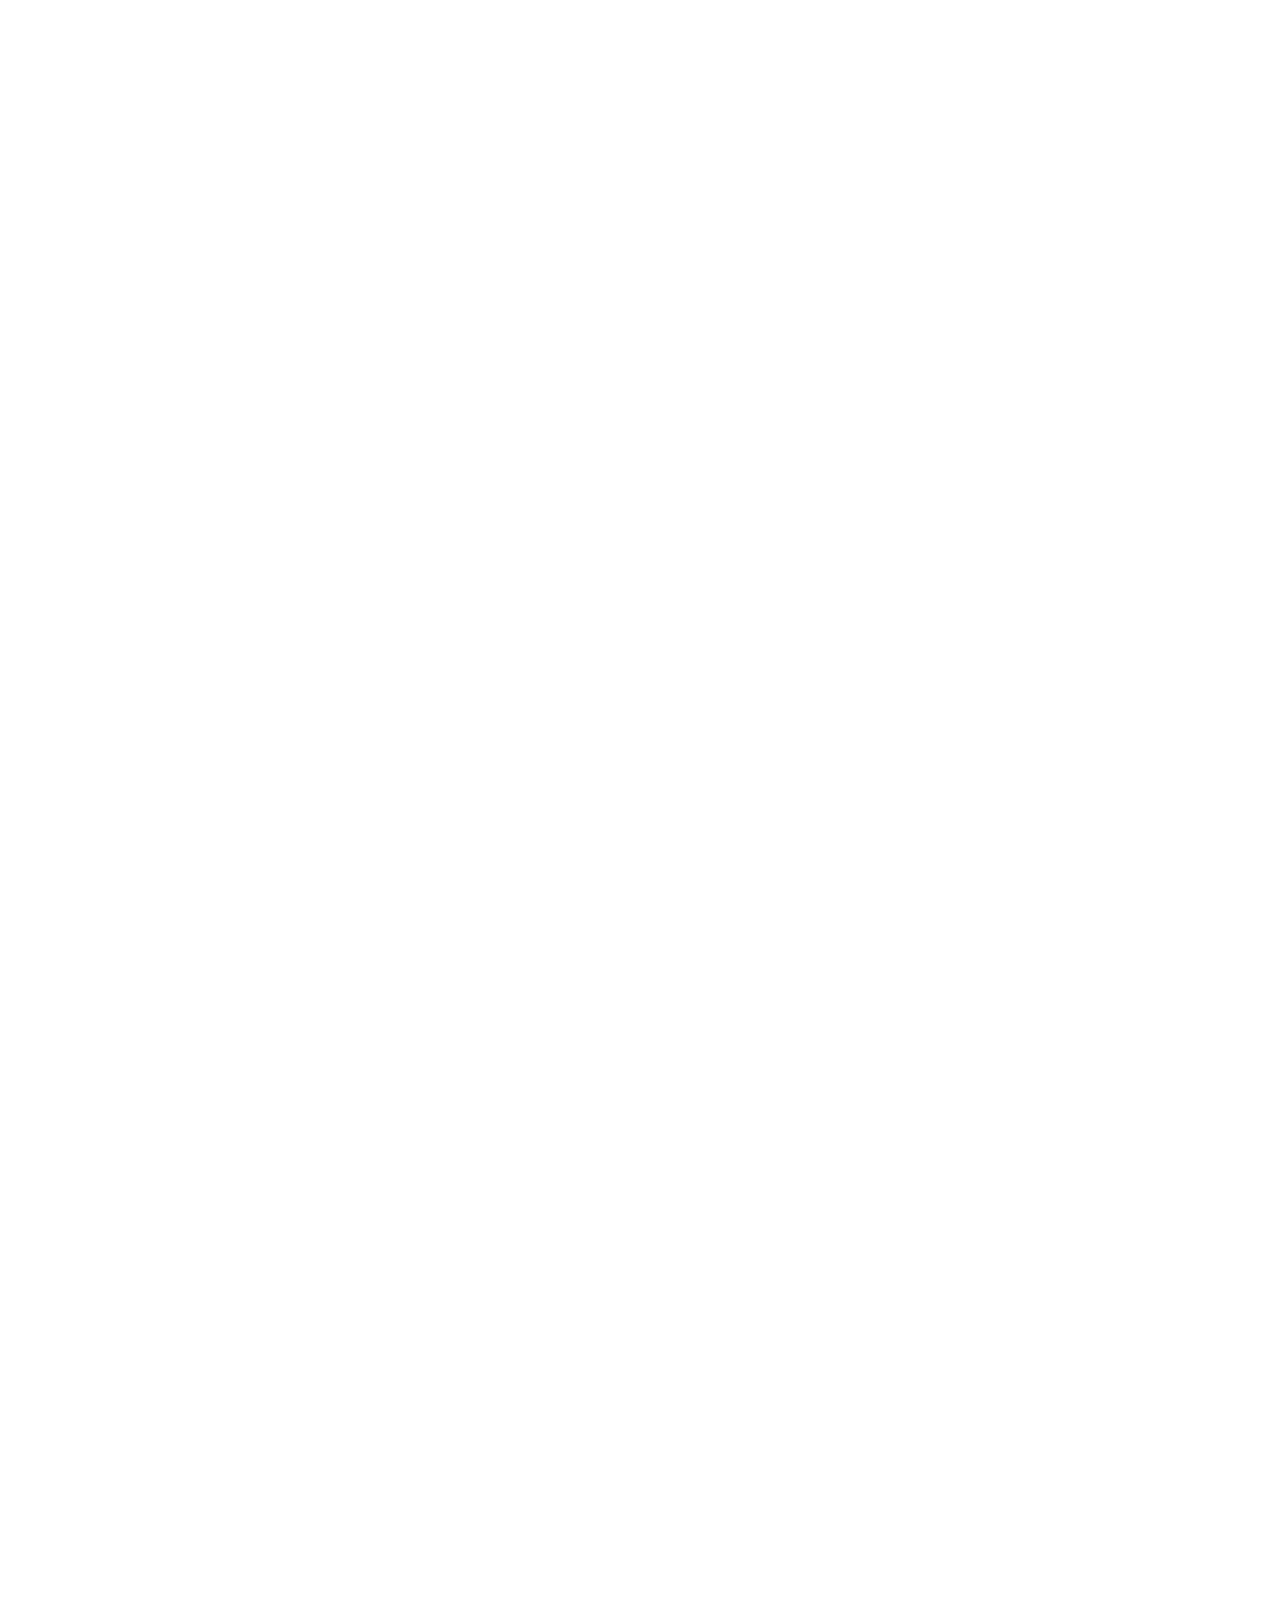
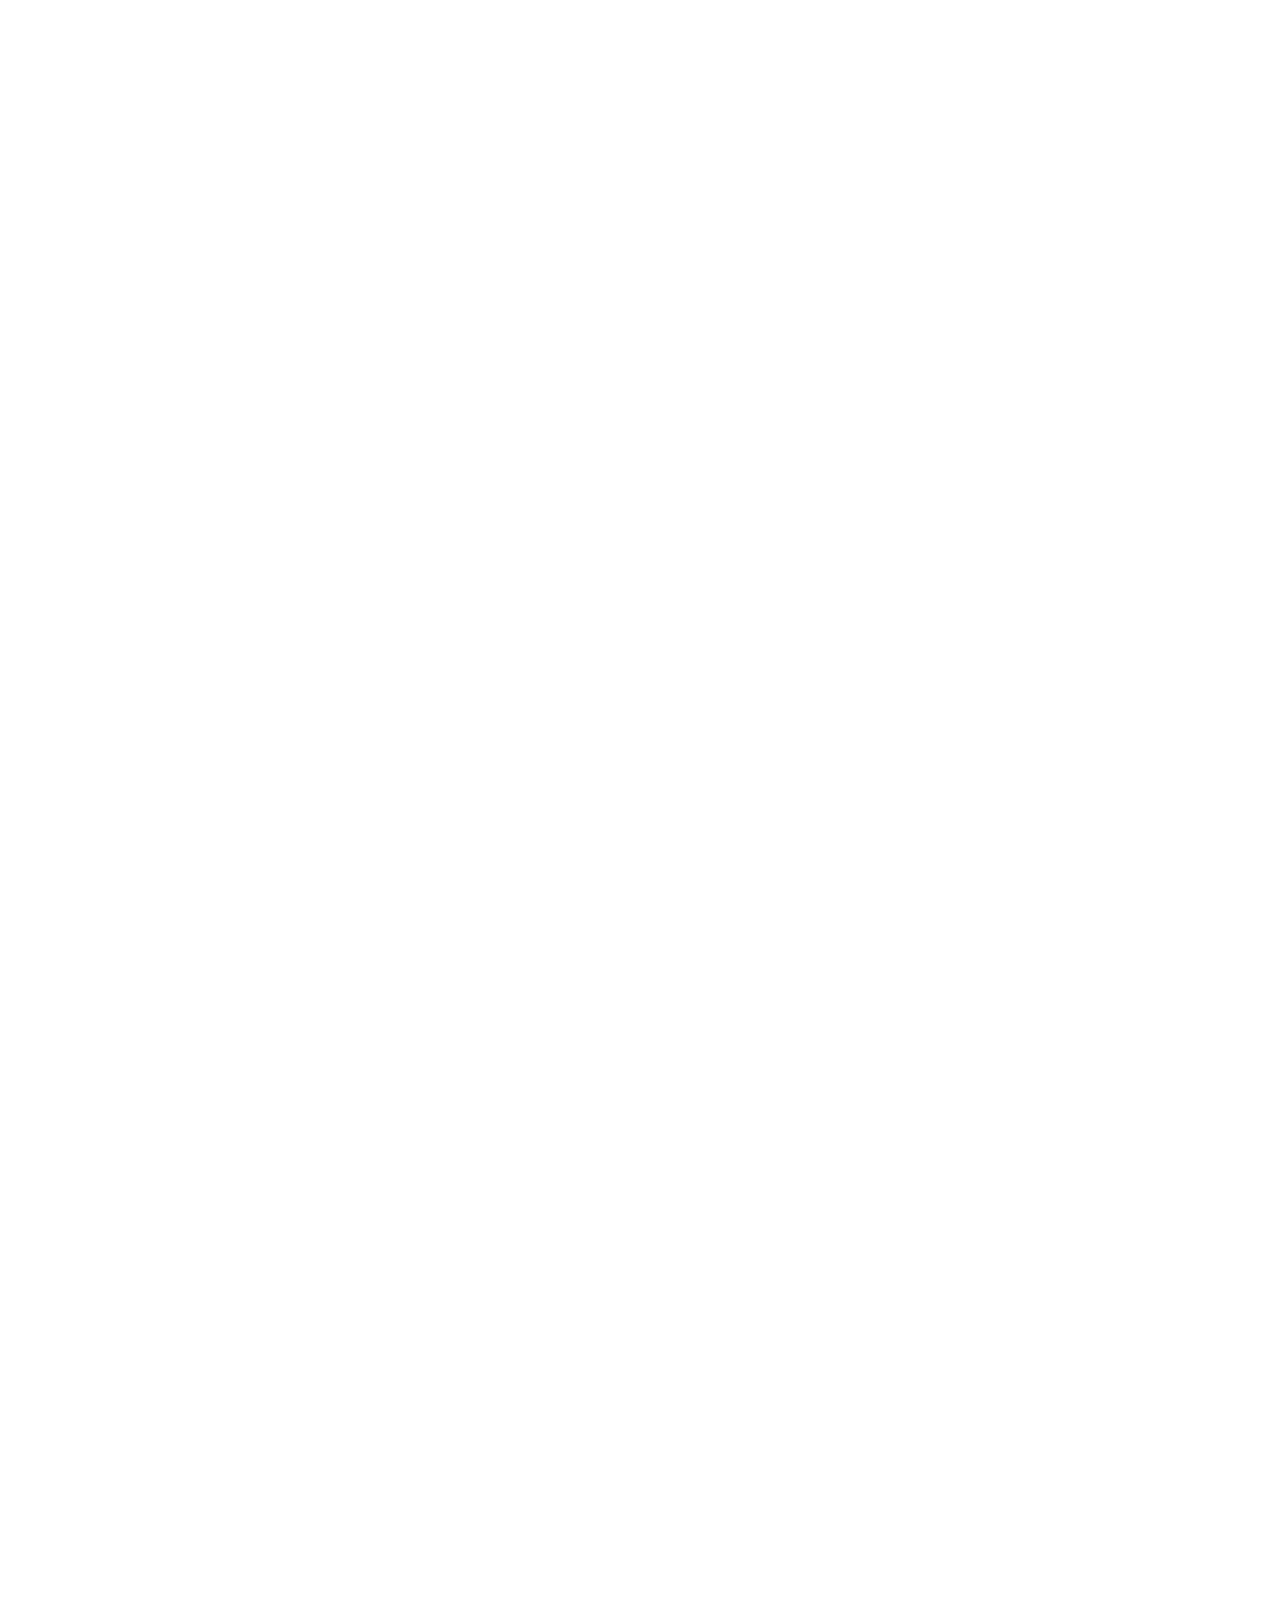
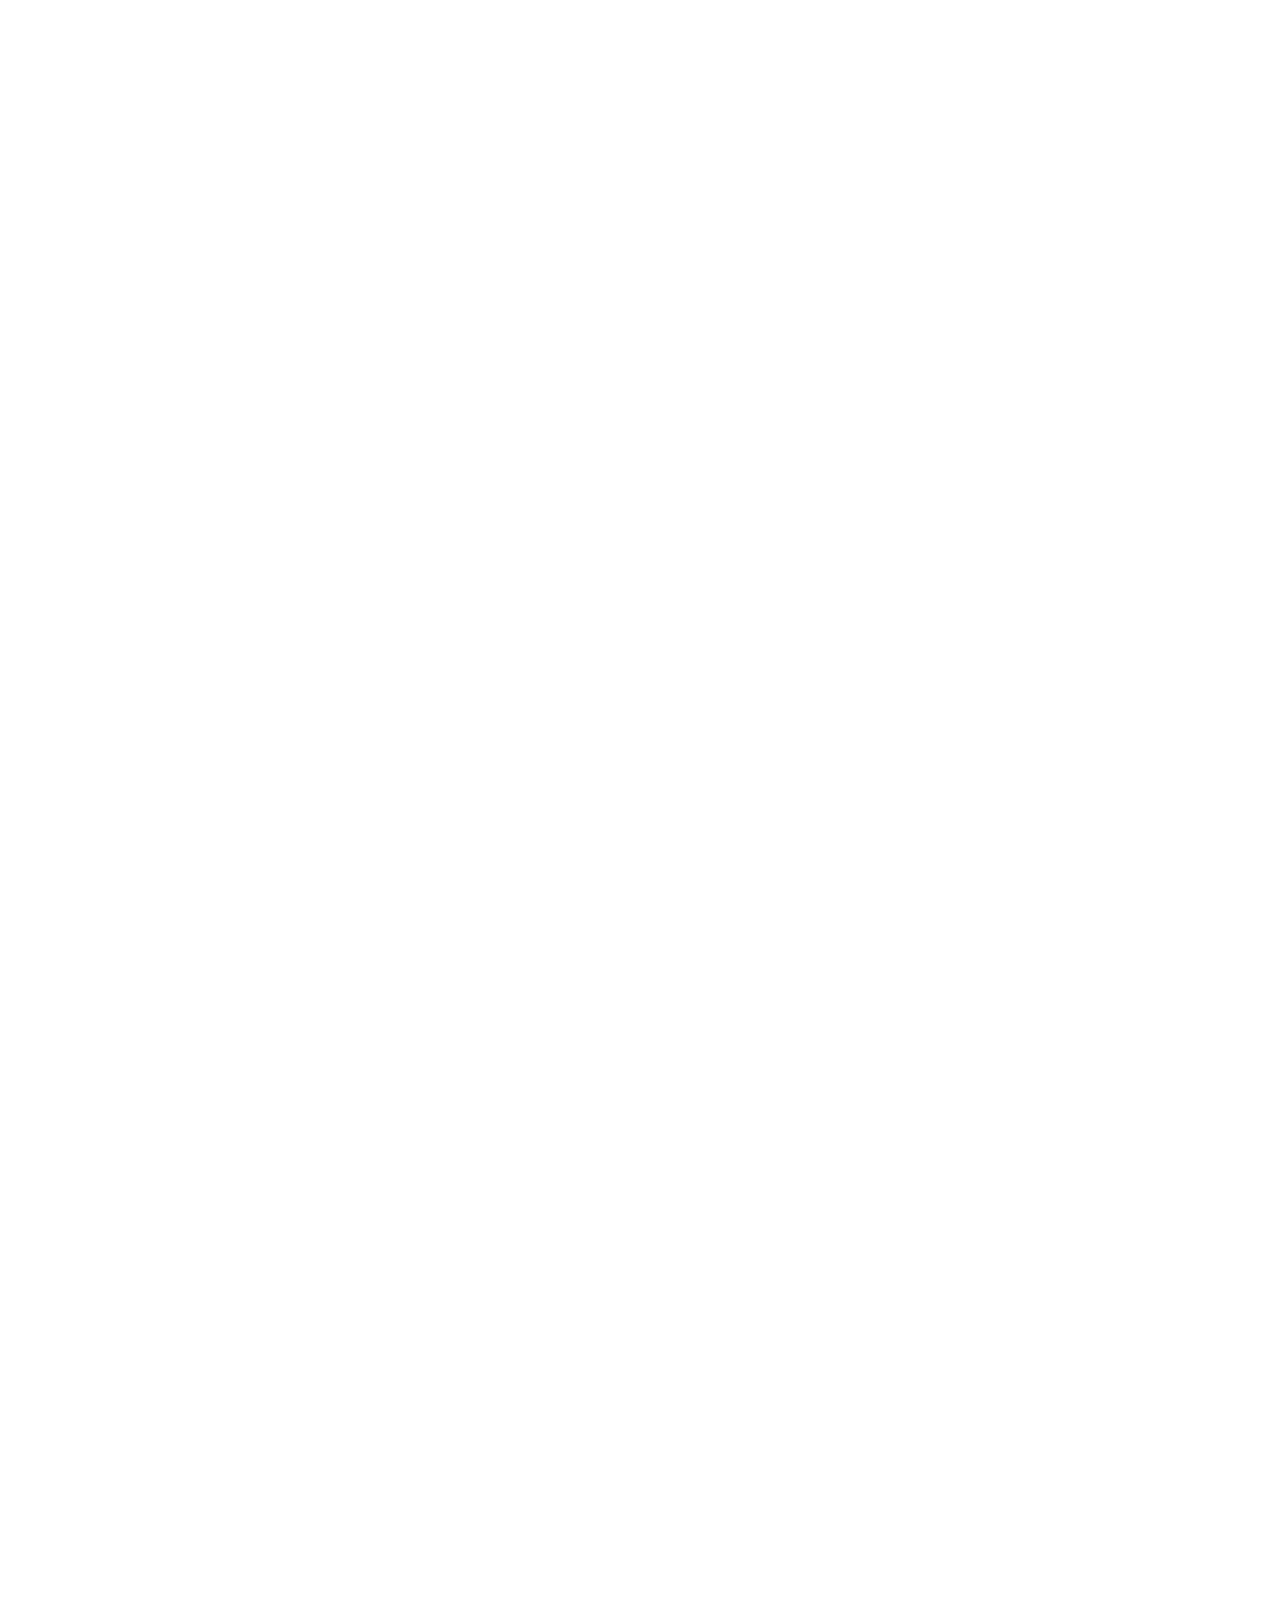
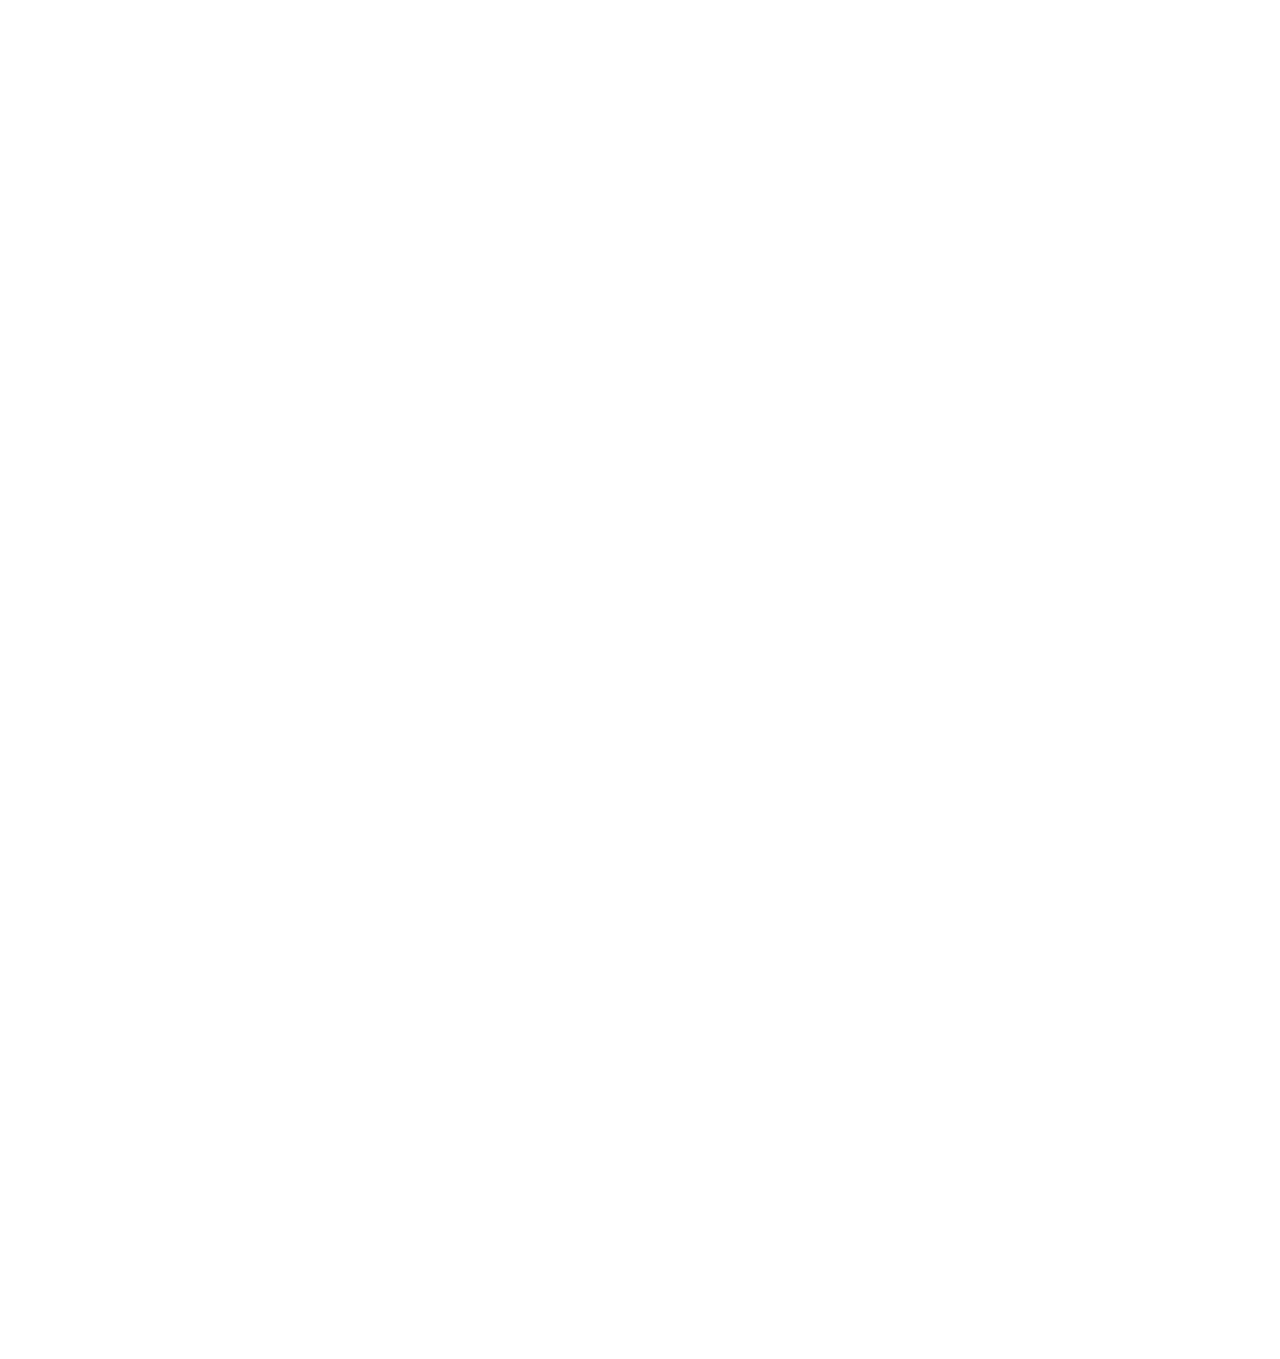
<file: nabil.html>
<!DOCTYPE html>
<html><head>
<meta name="viewport" content="width=device-width, initial-scale=1, shrink-to-fit=no">
<meta http-equiv="Content-Type" content="text/html; charset=UTF-8">
<meta name="viewport" content="width=device-width, initial-scale=1.0, maximum-scale=1.0, user-scalable=no">
<meta http-equiv="X-UA-Compatible" content="ie=edge" />
<link rel="apple-touch-icon" sizes="180x180" href="assets/apple-touch-icon.png">
<link rel="icon" type="image/png" sizes="32x32" href="assets/favicon-32x32.png">
<link rel="icon" type="image/png" sizes="16x16" href="assets/favicon-16x16.png">
  <title>Sorry We Missed You</title>
  <link rel="stylesheet" type="text/css" href="assets/artist-pages.css">
  <link rel="stylesheet" type="text/css" href="assets/fixed.css">
<style type="text/css">
  
</style>


</head>
<body>
<!--  ARTIST NAME -->
  <div class="border"></div>
  <div class="caption">Nabil Harb</div>
<!-- TEXT AND IMAGE -->
<div id="video">
<div style="padding:56.25% 0 0 0;position:relative;"><iframe src="https://player.vimeo.com/video/558752749?badge=0&amp;autopause=0&amp;player_id=0&amp;app_id=58479" frameborder="0" allow="autoplay; fullscreen; picture-in-picture" allowfullscreen style="position:absolute;top:0;left:0;width:100%;height:100%;" title="thesis_vid_1"></iframe></div></div>
  </div>
  <div class="buffer"></div>
   <p class="article">Home shows up unannounced. Home barges in, acknowledges the distance, and contains. Home - a space that holds even as it decays. Home - intrinsically familiar, constantly becoming, the bearer of conviction and contradiction. Home - the omnipresent.</p>

    <div class="mySlides-vertical"><img src="assets/nabil/1.jpg"></div>
    <div class="buffer"></div>

    <div class="mySlides-vertical"><img src="assets/nabil/2.jpg"></div>
    <div class="buffer"></div>

    <div class="mySlides"><img src="assets/nabil/3.jpg"></div>
    <div class="buffer"></div>

<p class="article">Sand in Nabil’s work embodies the liminality of encountering home as a diasporic Palestinian- an unmistakable however disorienting experience. The reunion of motherland and descendant transcends material boundaries - Palestine is palpable everywhere in this world where the chokeholds of injustice plaguing the global majority are eerily parallel.  Even when unsought or unsummoned, home and its adjuncts permeate unlikely locations through colonial alliances and imperial arrangements. For a Palestinian living in the United States the geopolitical complicity is most manifest via U.S. foreign miliatry aid to Israel and the police exchange programs between the settler-colonial partners.</p>

    <div class="mySlides-vertical"><img src="assets/nabil/4.jpg"></div>
    <div class="buffer"></div>

    <div class="mySlides-vertical"><img src="assets/nabil/5.jpg"></div>
    <div class="buffer"></div>

    <div class="mySlides-vertical"><img src="assets/nabil/6.jpg"></div>
    <div class="buffer"></div>

<p class="article">Nabil Harb’s work grapples with home as a dynamic process. Using sand as a medium, Nabil thrusts the beholder into a skeletal universe where what is meant to be permanent appears oddly fleeting. Home in the normative imaginary is a static constant - a guarantee. Since the exodus of 1948, Palestinians continue to be born into a home spiraling, spinning out of control, and out of the purview of those unaffected. Whatever remains faces the threat of extermination and recurring expulsion, if not a lifetime in hiatus. </p>

    <div class="mySlides-vertical"><img src="assets/nabil/7.jpg"></div>
    <div class="buffer"></div>

    <div class="mySlides"><img src="assets/nabil/8.jpg"></div>
    <div class="buffer"></div>

    <div class="mySlides"><img src="assets/nabil/9.jpg"></div>
    <div class="buffer"></div>

    <p class="article">More than anything, Nabil’s work probes and questions home as an object or an unchanging and euphoric destination. Like sand, Palestine is a shifting landscape, figuratively and in real time. Cast as a portal connecting materiality and consciousness, Palestine in this work calls upon the global majority to envisage, act, and conspire.</p>

  <div class="article-author">Text by Leen Alfatafta</div>
  <div class="buffer"></div>
  <p class="article" style="text-align: center">
    <a href="https://nabiljharb.com/" target="_blank">nabiljharb.com</a><br>
    <a href="https://www.instagram.com/nabiljharb/" target="_blank">@nabiljharb</a><br>
    <a href="mailto:nabiljharb@gmail.com" target="_blank">nabiljharb@gmail.com</a><br>
  </p>
  <div class="buffer"></div>
  <div class="buffer"></div>
    <div class="buffer-mobile"></div>

<!-- STATIC STUFF -->

<a href="home.html"><div class="home">HOME</div></a>
<div class="dropdown">
  <div class="top-left">
  <div class="dropdown-content">
    <a href="mickey.html">Mickey Aloisio</a>
    <a href="ronghui.html">Ronghui Chen</a>
    <a href="tarah.html">Tarah Douglas</a>
    <a href="jackie.html">Jackie Furtado</a>
    <a href="max.html">Max Gavrich</a>
    <a href="nabil.html">Nabil Harb</a>
    <a href="dylan.html">Dylan Hausthor</a>
    <a href="annie.html">Annie Ling</a>
    <a href="alex.html">Alex Nelson</a>
    <a href="rosemary.html">Rosemary Warren</a>
  </div>
</div>
</div></div>

<div class="dropdown">
  <div class="top-right">
  <div class="dropdown-popup">
<p class="no-padding-top" style="text-align: center;">SORRY WE MISSED YOU</p>
<p>Yale School of Art’s 2021 Photography MFA thesis exhibition</p>
<p>Green Hall Gallery, 1156 Chapel Street, New haven, CT. May 10 through 16, 2021</p>
<p>Featuring work by: Mickey Aloisio, Ronghui Chen, tarah douglas, Jackie Furtado, Max Gavrich, Nabil Harb, Dylan Hausthor, Annie Ling, Alex Nelson, and Rosemary Warren.</p>
<p>Exhibition identity by Nick Massarelli and Anna Sagström, Graphic Design MFAs ‘21.</p>

<p class="no-padding-bottom">Installation photography by Liz Calvi, unless otherwise oted.</p>
  </div>
</div>
</div>

<div id="top-right-mobile" onclick="infoMobile()"></div>
  <div id="mobile-info" onclick="this.style.display = 'none'">
    <p class="no-padding-top" style="text-align: center;">SORRY WE MISSED YOU</p>
<p>Yale School of Art’s 2021 Photography MFA thesis exhibition</p>
<p>Green Hall Gallery, 1156 Chapel Street, New haven, CT. May 10 through 16, 2021</p>
<p>Featuring work by: Mickey Aloisio, Ronghui Chen, tarah douglas, Jackie Furtado, Max Gavrich, Nabil Harb, Dylan Hausthor, Annie Ling, Alex Nelson, and Rosemary Warren.</p>
<p>Exhibition identity by Nick Massarelli and Anna Sagström, Graphic Design MFAs ‘21.</p>
<p class="no-padding-bottom">Installation photography by Liz Calvi, unless otherwise noted.</p></div>

<div id="top-left-mobile" onclick="menuMobile()"></div>
<div id="mobile-menu">
  <img src="assets/exit.png" onclick="closeMobile()">
    <p><a href="mickey.html">Mickey Aloisio</a></p>
    <p><a href="ronghui.html">Ronghui Chen</a></p>
    <p><a href="tarah.html">Tarah Douglas</a></p>
    <p><a href="jackie.html">Jackie Furtado</a></p>
    <p><a href="max.html">Max Gavrich</a></p>
    <p><a href="nabil.html">Nabil Harb</a></p>
    <p><a href="dylan.html">Dylan Hausthor</a></p>
    <p><a href="annie.html">Annie Ling</a></p>
    <p><a href="alex.html">Alex Nelson</a></p>
    <p><a href="rosemary.html">Rosemary Warren</a></p>
</div>

<!-- STATIC STUFF -->

  <div class="button-left" onclick="javascript:location.href='alex.html'"></div>
  <div class="button-right" onclick="javascript:location.href='ronghui.html'"></div>

</body>

<script src="https://ajax.googleapis.com/ajax/libs/jquery/3.4.1/jquery.min.js"></script>
<script type="text/javascript">
  
  function infoMobile() {
  var x = document.getElementById("mobile-info");
    x.style.display = "block";
}

  function menuMobile() {
  var x = document.getElementById("mobile-menu");
    x.style.display = "block";
}

  function closeMobile() {
  var x = document.getElementById("mobile-menu");
    x.style.display = "none";
}

document.addEventListener("touchstart", function() {}, true);

</script>
</html>
</file>
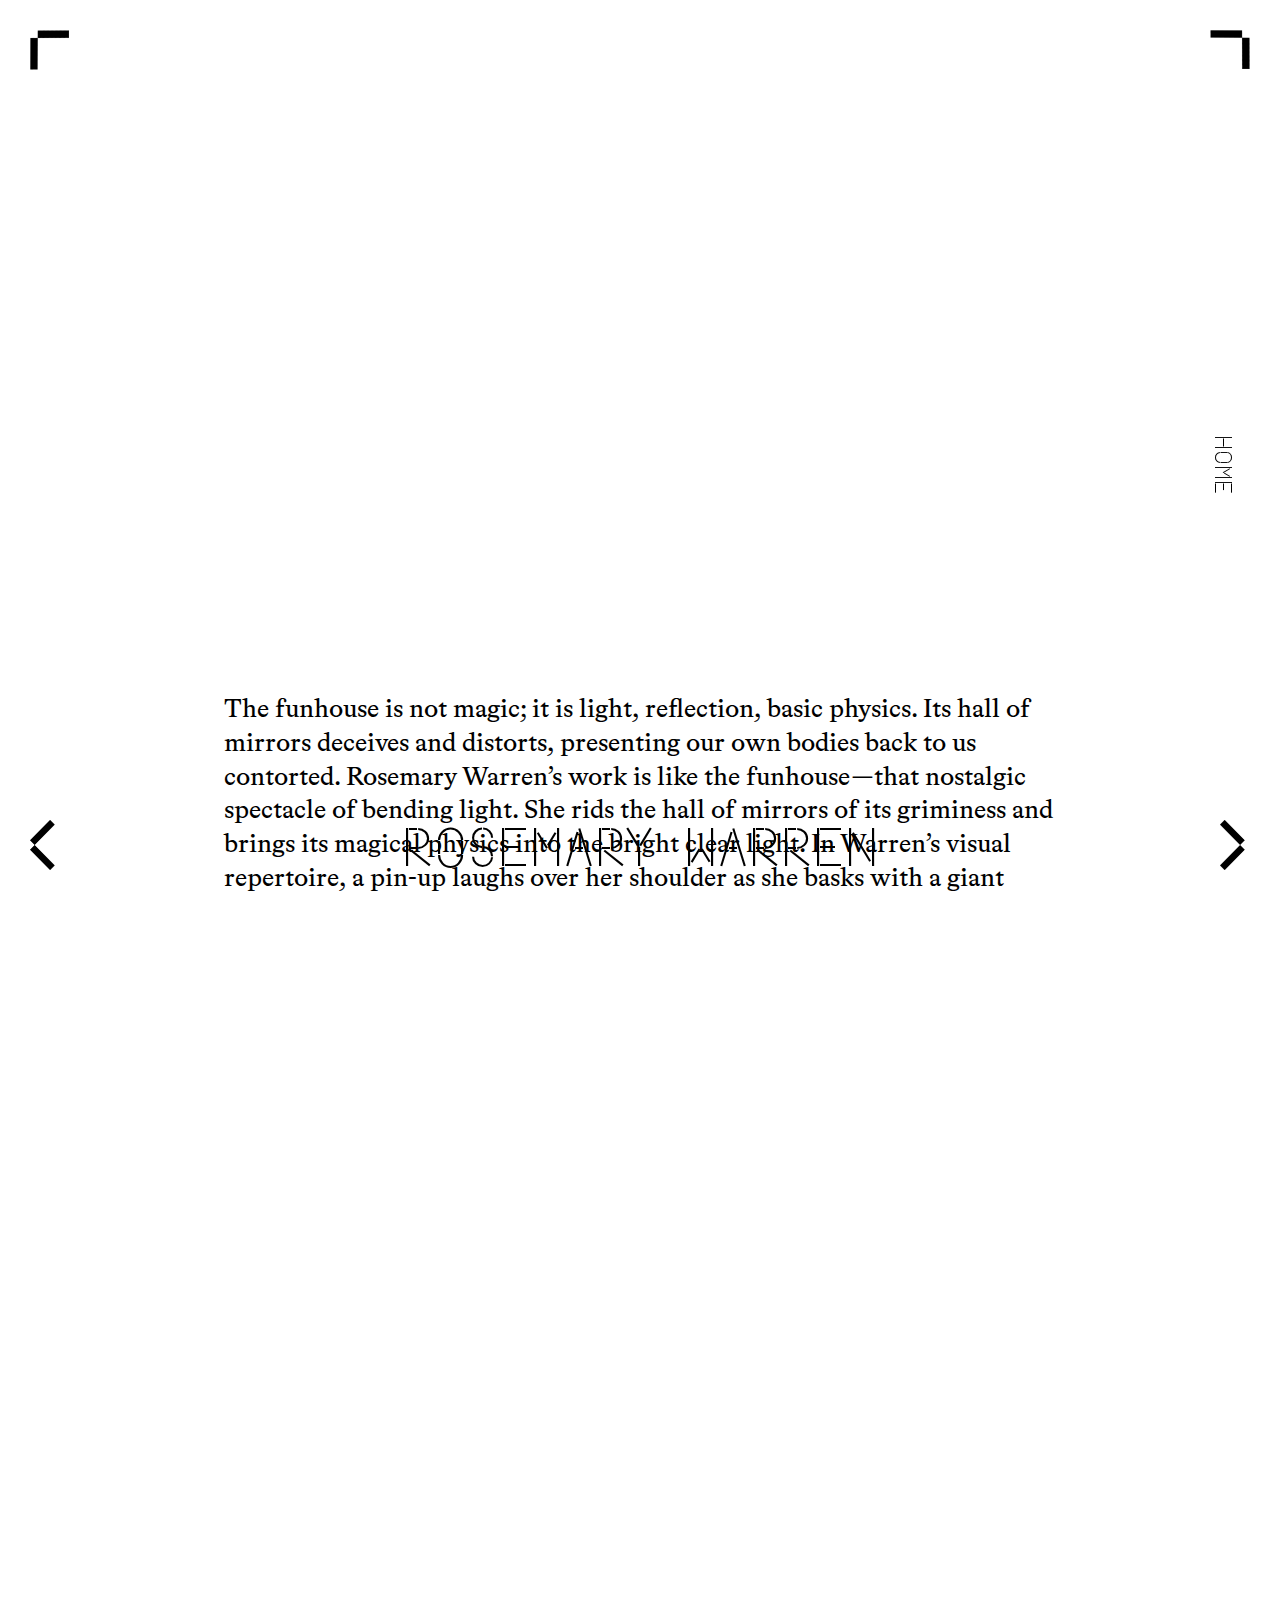
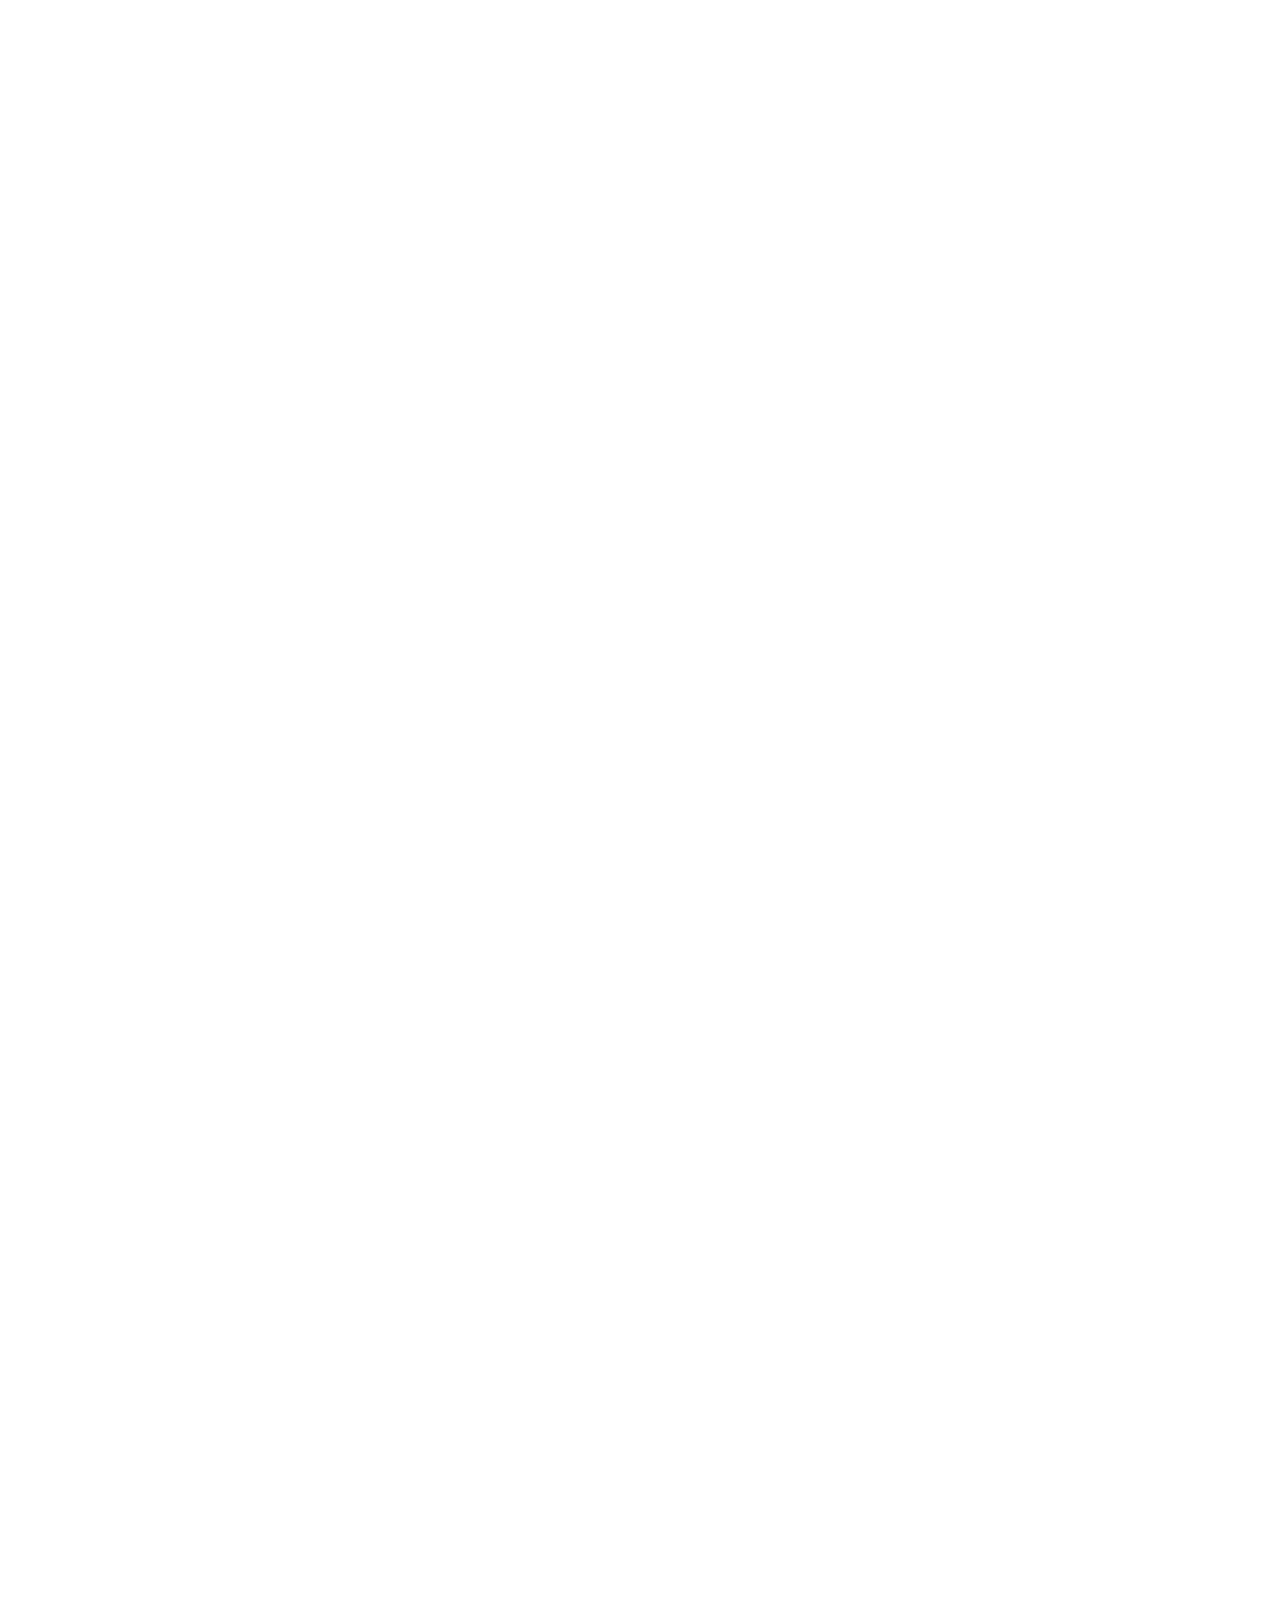
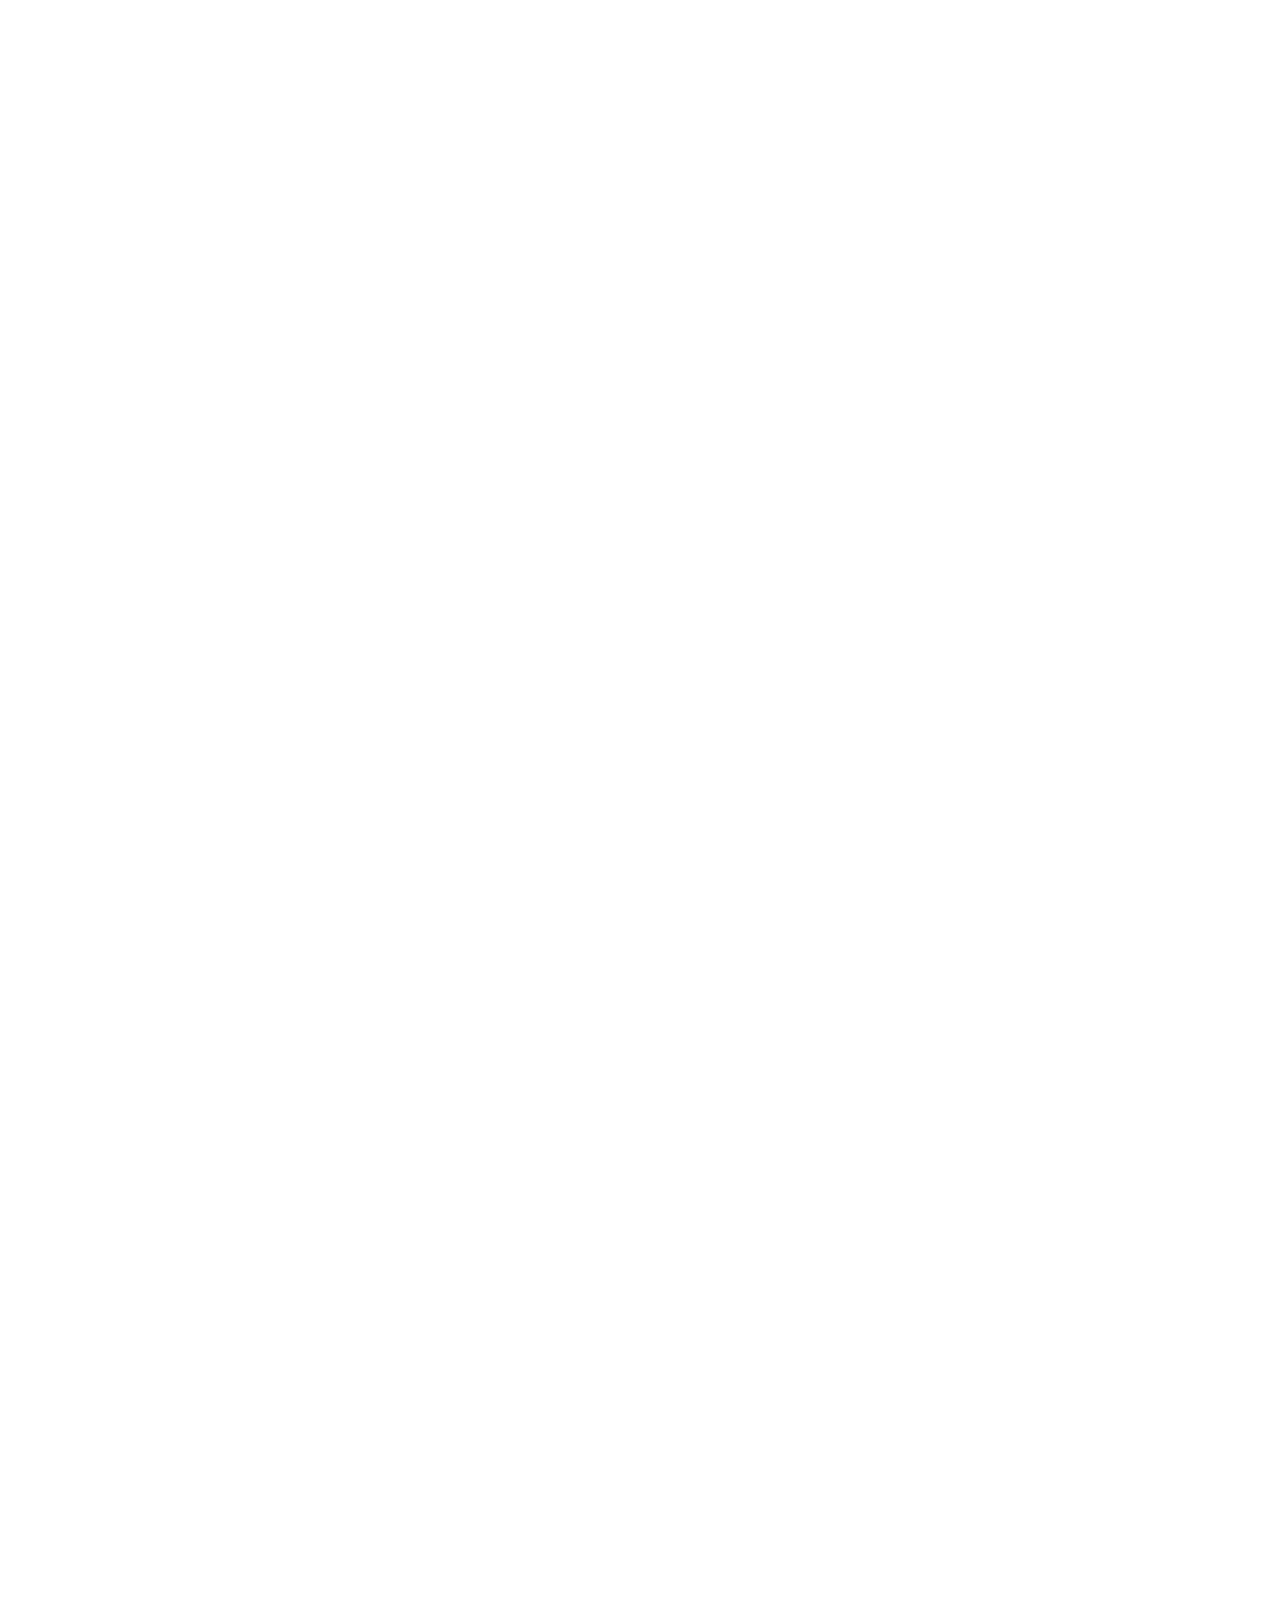
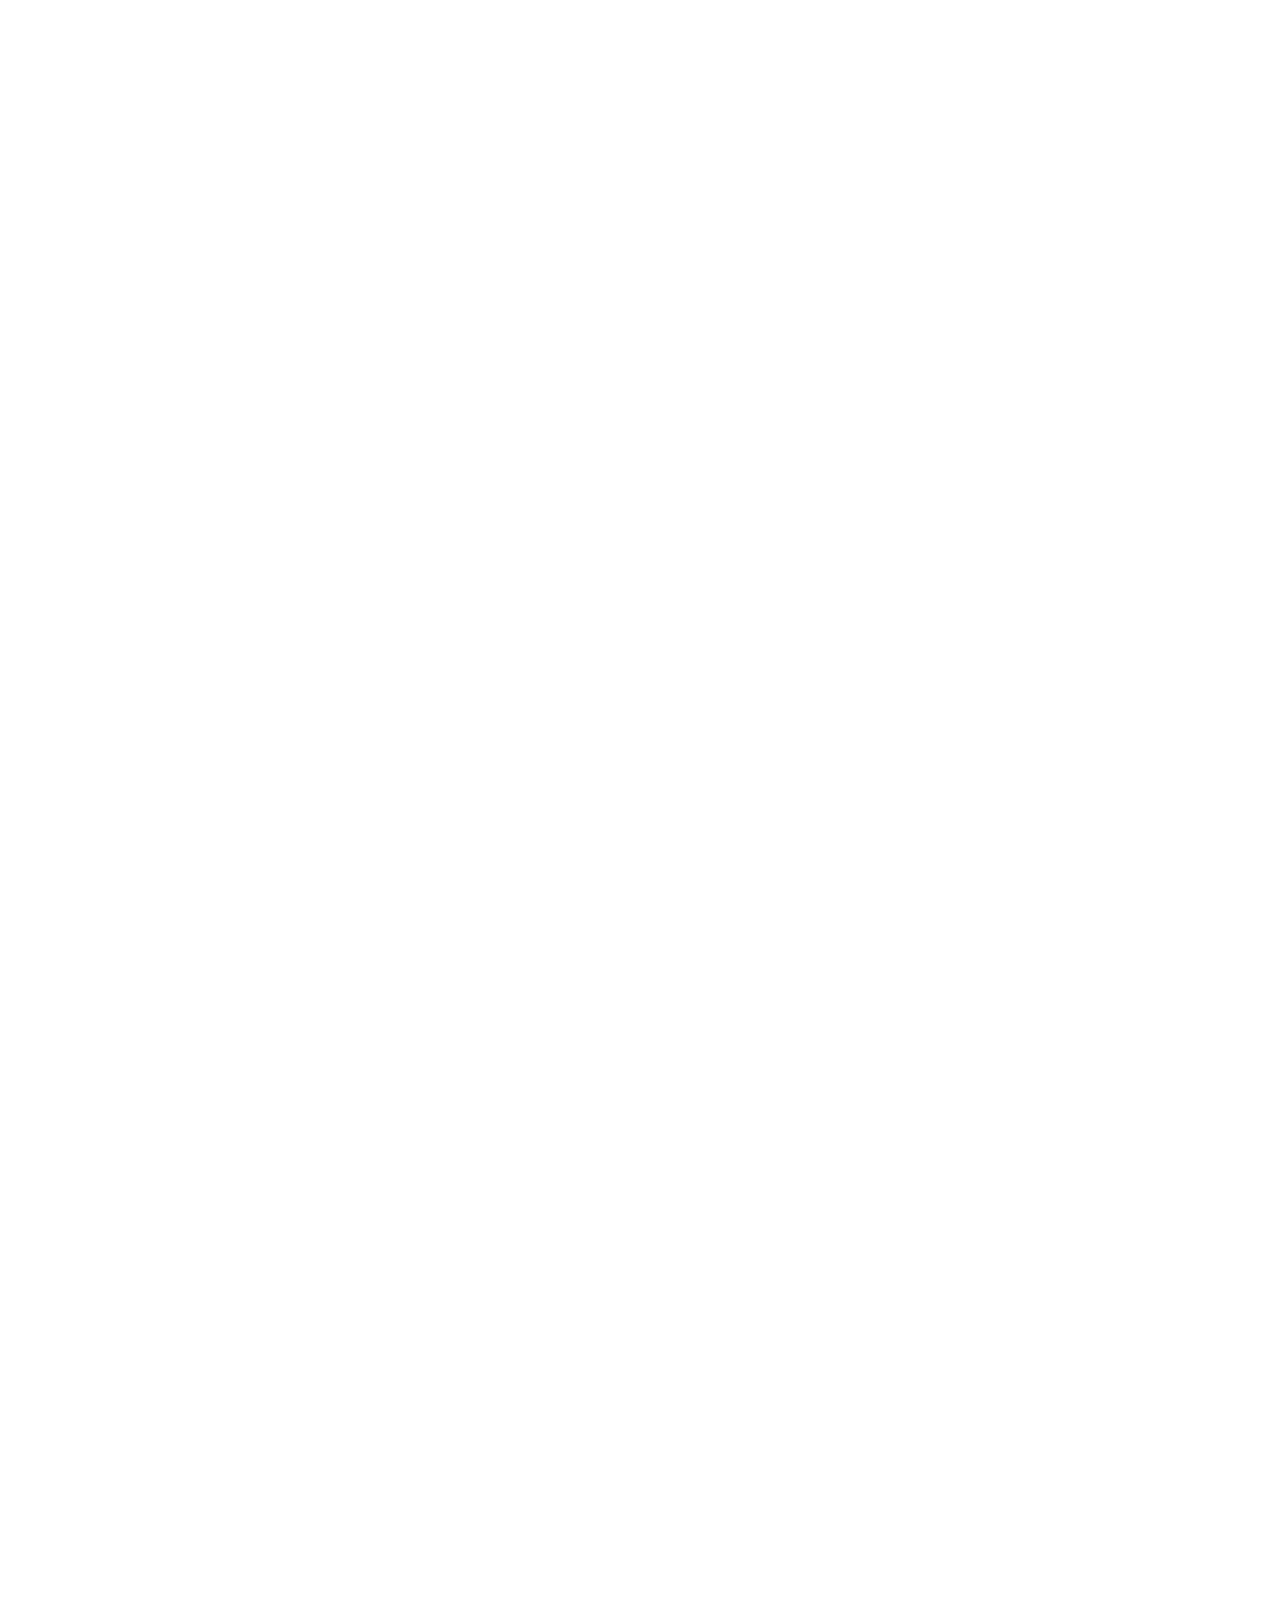
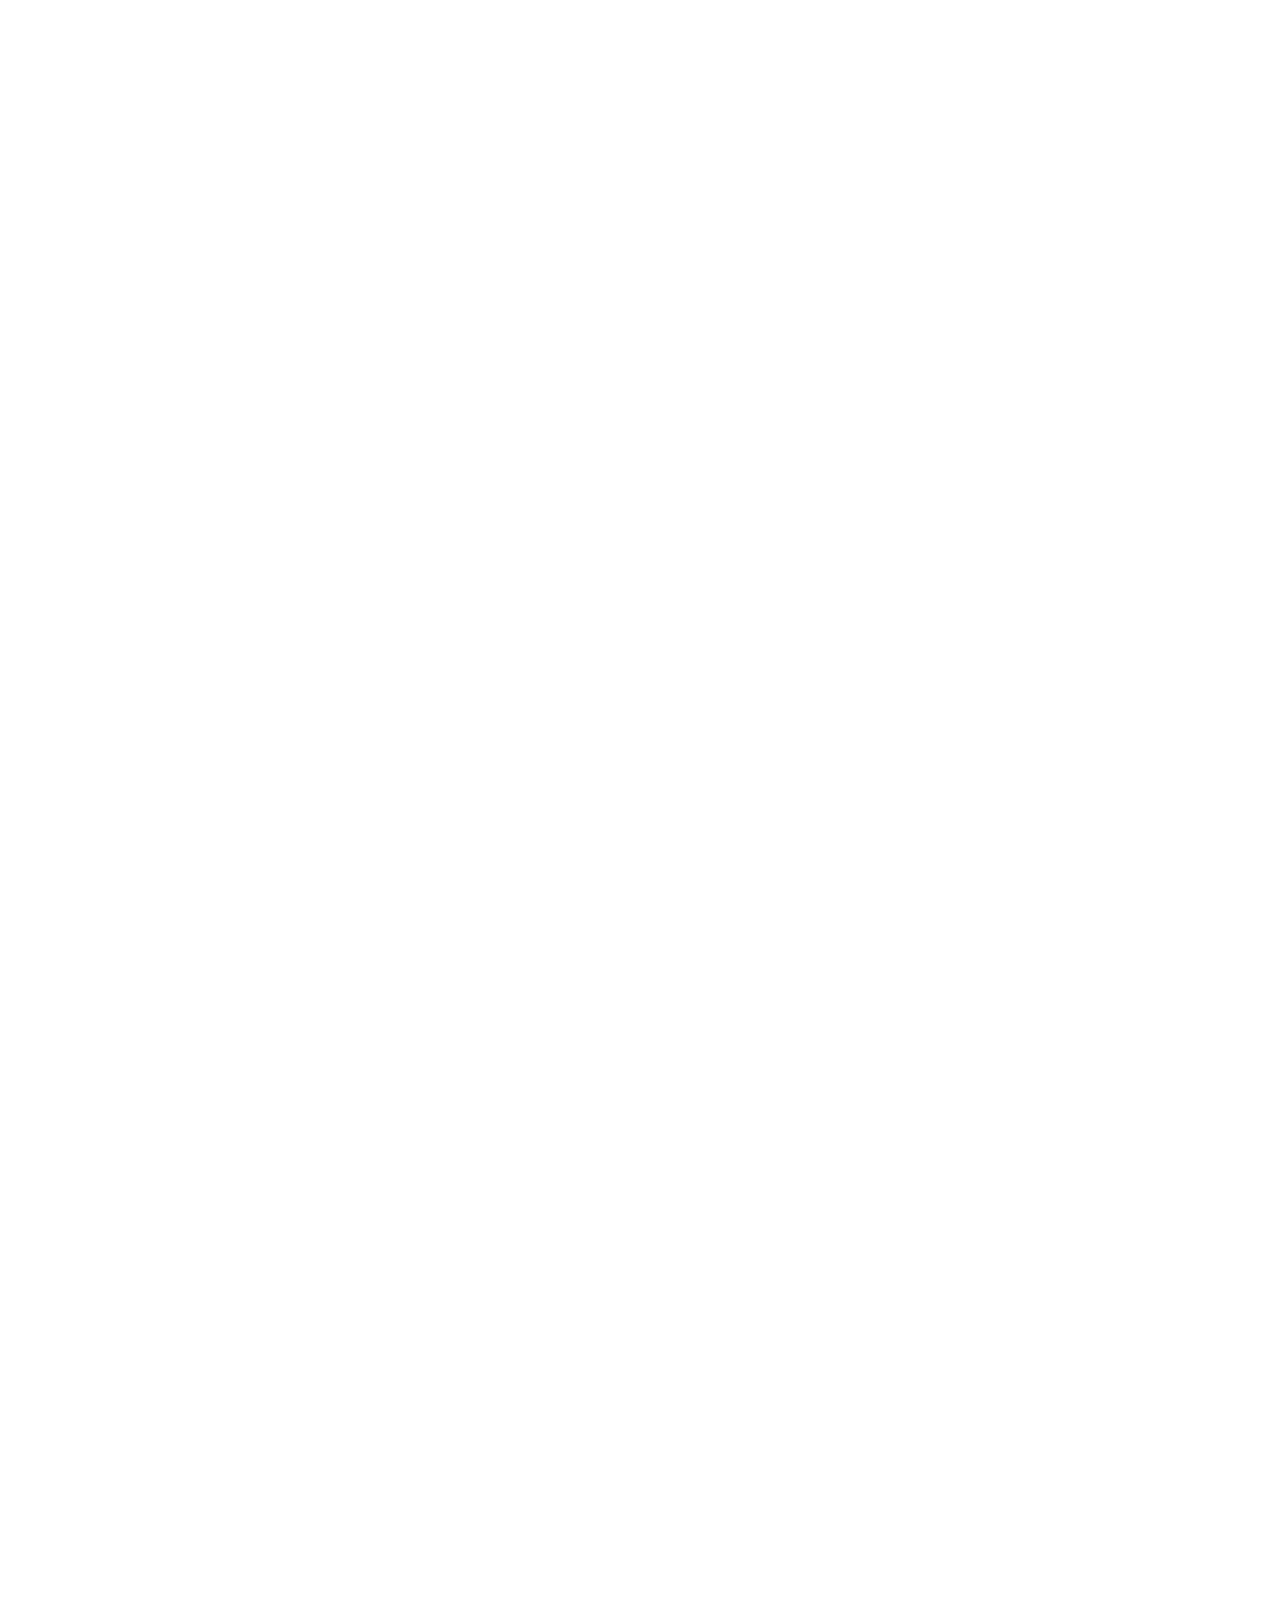
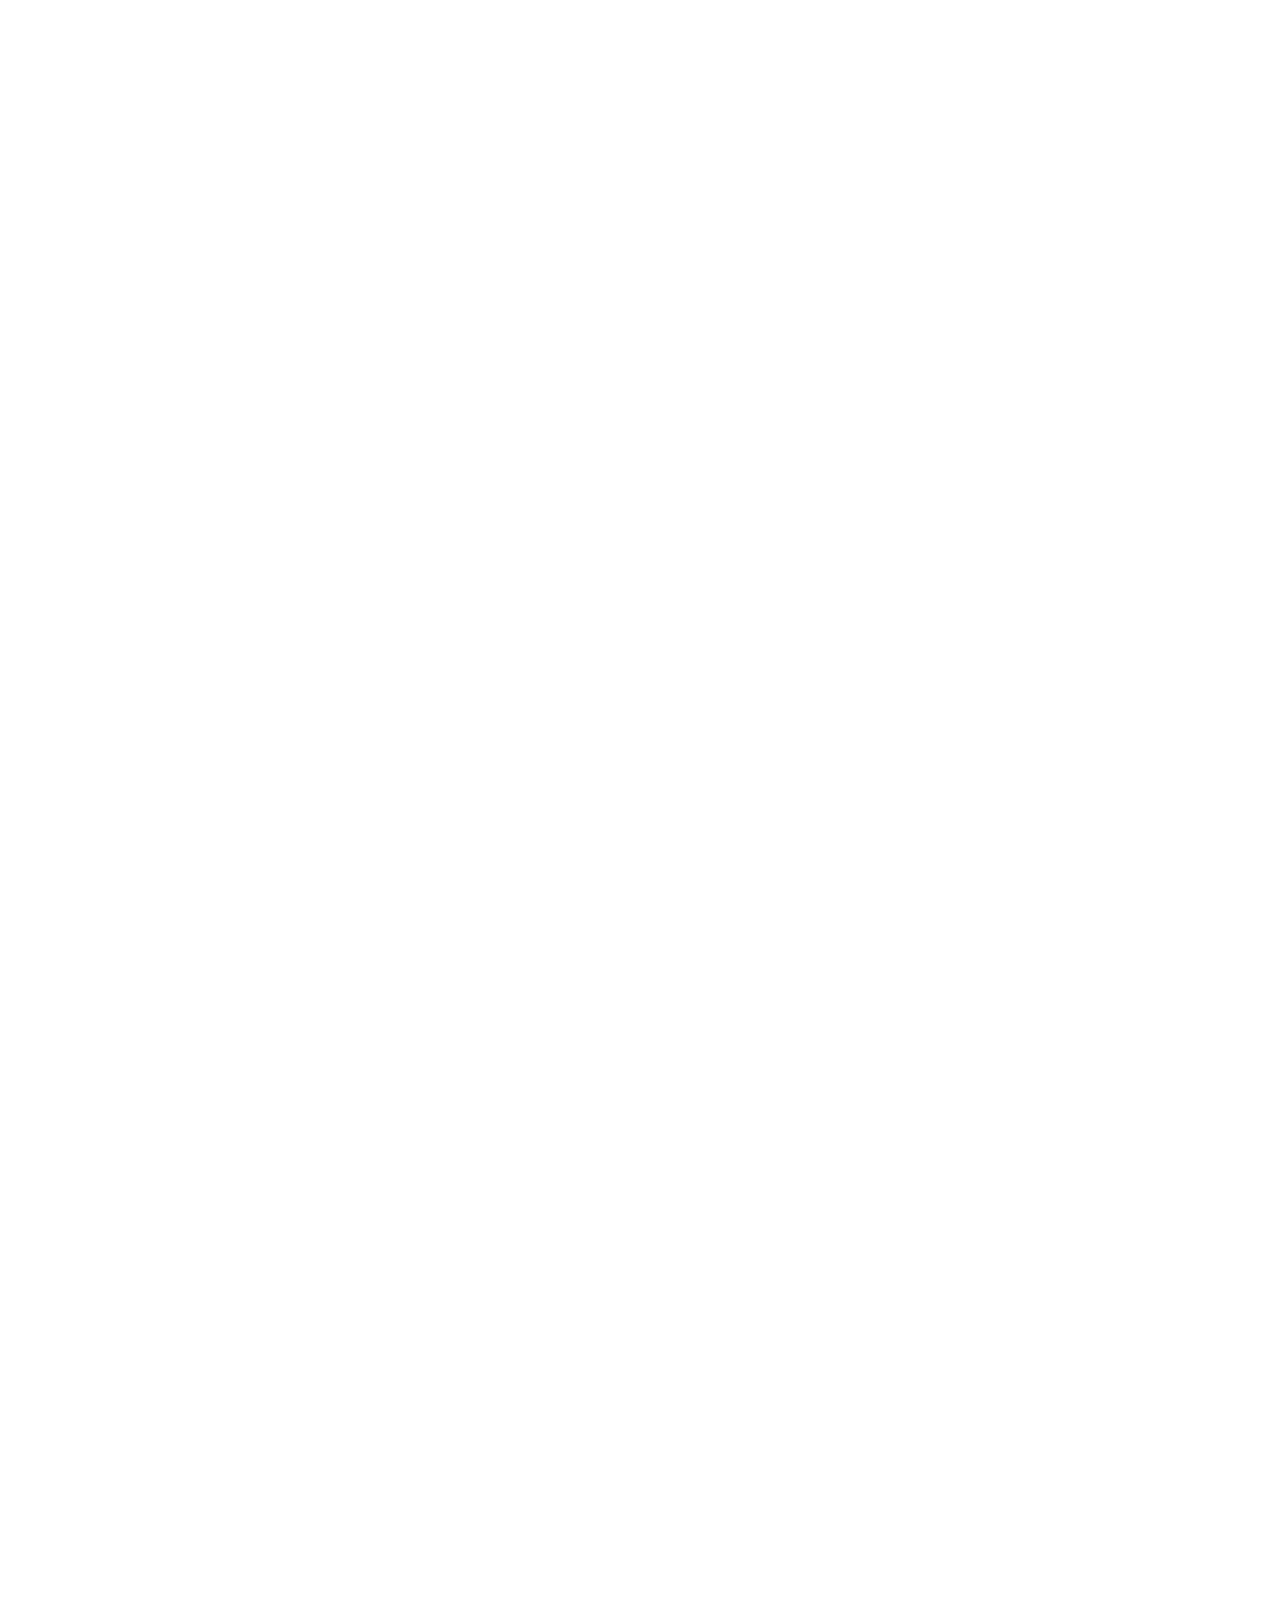
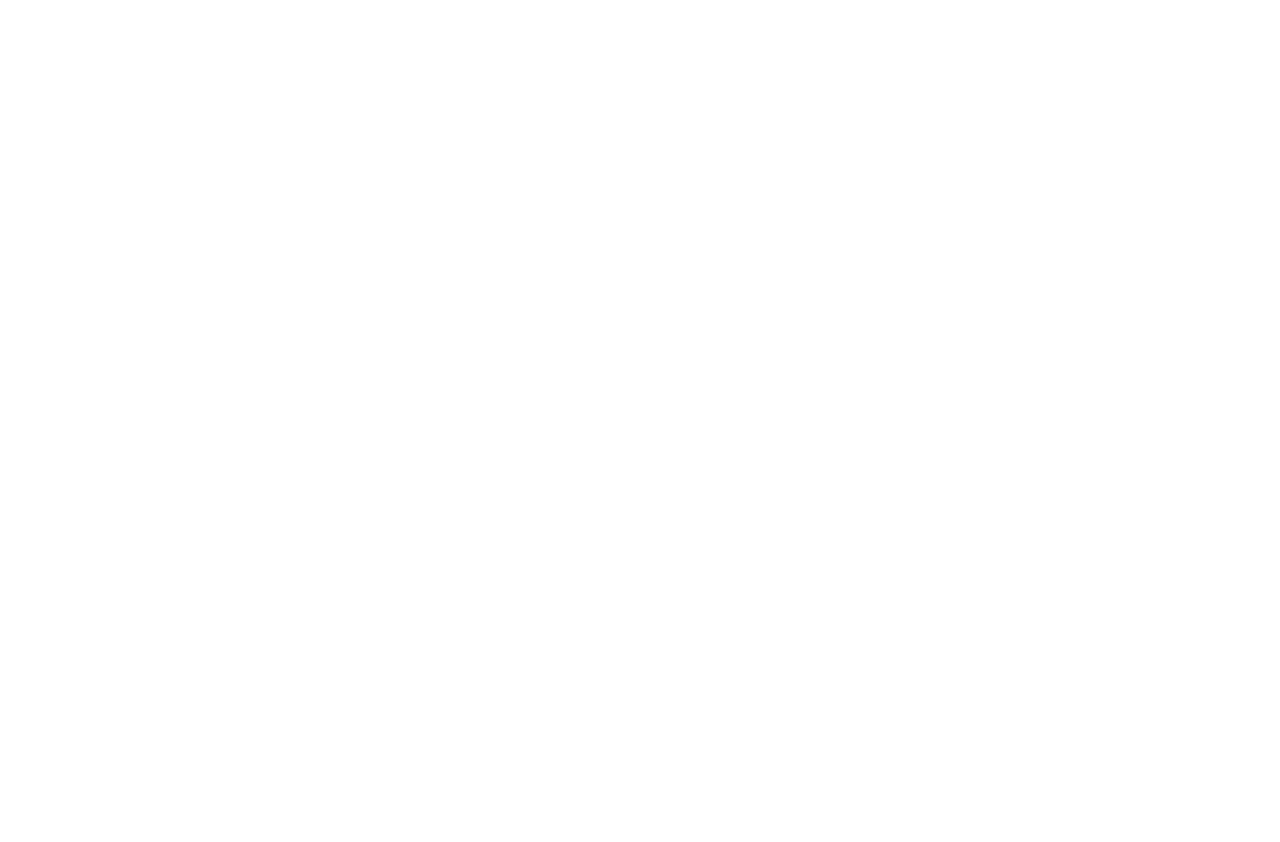
<file: rosemary.html>
<!DOCTYPE html>
<html><head>
<meta name="viewport" content="width=device-width, initial-scale=1, shrink-to-fit=no">
<meta http-equiv="Content-Type" content="text/html; charset=UTF-8">
<meta name="viewport" content="width=device-width, initial-scale=1.0, maximum-scale=1.0, user-scalable=no">
<meta http-equiv="X-UA-Compatible" content="ie=edge" />
<link rel="apple-touch-icon" sizes="180x180" href="assets/apple-touch-icon.png">
<link rel="icon" type="image/png" sizes="32x32" href="assets/favicon-32x32.png">
<link rel="icon" type="image/png" sizes="16x16" href="assets/favicon-16x16.png">
	<title>Sorry We Missed You</title>
	<link rel="stylesheet" type="text/css" href="assets/artist-pages.css">
	<link rel="stylesheet" type="text/css" href="assets/fixed.css">
<style type="text/css">
	
</style>


</head>
<body>
<!-- 	ARTIST NAME -->
  <div class="border"></div>
	<div class="caption">ROSEMARY WARREN</div>
<!-- TEXT AND IMAGE -->


<div id="video">
<div style="padding:56.25% 0 0 0;position:relative;"><iframe src="https://player.vimeo.com/video/558346152?badge=0&amp;autopause=0&amp;player_id=0&amp;app_id=58479" frameborder="0" allow="autoplay; fullscreen; picture-in-picture" allowfullscreen style="position:absolute;top:0;left:0;width:100%;height:100%;" title="thesis_vid_1"></iframe></div></div>
  </div>
<div class="buffer"></div>
  	<p class="article">The funhouse is not magic; it is light, reflection, basic physics. Its hall of mirrors deceives and distorts, presenting our own bodies back to us contorted. Rosemary Warren’s work is like the funhouse—that nostalgic spectacle of bending light. She rids the hall of mirrors of its griminess and brings its magical physics into the bright clear light. In Warren’s visual repertoire, a pin-up laughs over her shoulder as she basks with a giant clock on a sandy beach, a contortionist rests her chin on a striped picnic blanket as her painted toes perfunctorily touch the top of her head, the artist’s mother sits casually and confidently with her chin propped on her fist, a contestant on a reality show waxes passionately about her great and unreachable love in a retelling of the myth of Narcissus. In a double exposure, a brown-haired woman looks at once left and right; her eyes seem to merge, and she becomes the mythic cyclops. Warren’s work presents the surreality of the physical world—a circus of light—pairing distortion (of bodies, of our orientation in space, of reality) with a crisp clarity of form.</p>

  	<div class="mySlides"><img src="assets/rosemary/rw_web_3.jpg"></div>
  	<div class="buffer"></div>

  	<div class="mySlides-vertical"><img src="assets/rosemary/Rwarren_thesis_instal-01.jpg"></div>
  	<div class="buffer"></div>

	<div class="mySlides"><img src="assets/rosemary/Rwarren_thesis_instal-22.jpg"></div>
  	<div class="buffer"></div>

	<div class="mySlides"><img src="assets/rosemary/Rwarren_thesis_instal-26.jpg"></div>
  	<div class="buffer"></div>


	<p class="article">Like a scientist embracing whimsy, Warren finds joy in her medium and process. In the darkroom, Warren, the alchemist, brews her elixirs—gelatin prints of exquisite, disorienting clarity. Her durational work too thematizes projection but, unlike the photographs, the video installation explodes with color (again as a property of light). Here too she examines entertainment’s distortions without malice; joy and whimsy are never out of reach. Like the funhouse’s hall of mirrors, reality television is a mode both of distortion and entertainment. Yet this description sounds too scientific, for Warren’s work both enacts these mechanics and deploys them allegorically—that is, in order to examine the way women pose. The presentation of self, she contends, is not a quotidian act but as itself a kind of magic. The contortionist performs the funhouse version of you; she is your spectacular doppelgänger. </p>

<div class="mySlides"><img src="assets/rosemary/Rwarren_thesis_instal-30.jpg"></div>
  	<div class="buffer"></div>

  	<div class="mySlides"><img src="assets/rosemary/Rwarren_thesis_instal-36.jpg"></div>
  	<div class="buffer"></div>

  	<div class="mySlides"><img src="assets/rosemary/Rwarren_thesis_instal-39.jpg"></div>
  	<div class="buffer"></div>

  	<div class="mySlides"><img src="assets/rosemary/Rwarren_web_1.jpg"></div>
  	<div class="buffer"></div>

  	<div class="mySlides-vertical"><img src="assets/rosemary/warren_rosemary_02.jpg"></div>
  	<div class="buffer"></div>

  	<div class="mySlides"><img src="assets/rosemary/warren_rosemary_03.jpg"></div>
  	<div class="buffer"></div>

	<p class="article">The funhouse is not magic, but it is magical. It is our own reality not made merely strange but offered up as projected distortions of light and mass for our own visual pleasure. Light itself, Warren’s work suggests, is a property of unknowable magic; it is alchemy. </p>
	<div class="article-author">Text by Jack Crawford</div>
    <p class="article"><span class="italics">Installation photography by Rosemary Warren</span></p>
	<div class="buffer"></div>
	<p class="article" style="text-align: center"><a href="rosywarren.com" target="_blank">rosywarren.com</a></p>
	<div class="buffer"></div>
	<div class="buffer"></div>
  <div class="buffer-mobile"></div>
	 


<!-- STATIC STUFF -->

<a href="home.html"><div class="home">HOME</div></a>
<div class="dropdown">
  <div class="top-left">
  <div class="dropdown-content">
    <a href="mickey.html">Mickey Aloisio</a>
    <a href="ronghui.html">Ronghui Chen</a>
    <a href="tarah.html">Tarah Douglas</a>
    <a href="jackie.html">Jackie Furtado</a>
    <a href="max.html">Max Gavrich</a>
    <a href="nabil.html">Nabil Harb</a>
    <a href="dylan.html">Dylan Hausthor</a>
    <a href="annie.html">Annie Ling</a>
    <a href="alex.html">Alex Nelson</a>
    <a href="rosemary.html">Rosemary Warren</a>
  </div>
</div>
</div></div>

<div class="dropdown">
  <div class="top-right">
  <div class="dropdown-popup">
<p class="no-padding-top" style="text-align: center;">SORRY WE MISSED YOU</p>
<p>Yale School of Art’s 2021 Photography MFA thesis exhibition</p>
<p>Green Hall Gallery, 1156 Chapel Street, New haven, CT. May 10 through 16, 2021</p>
<p>Featuring work by: Mickey Aloisio, Ronghui Chen, tarah douglas, Jackie Furtado, Max Gavrich, Nabil Harb, Dylan Hausthor, Annie Ling, Alex Nelson, and Rosemary Warren.</p>
<p>Exhibition identity by Nick Massarelli and Anna Sagström, Graphic Design MFAs ‘21.</p>

<p class="no-padding-bottom">Installation photography by Liz Calvi, unless otherwise oted.</p>
  </div>
</div>
</div>

<div id="top-right-mobile" onclick="infoMobile()"></div>
  <div id="mobile-info" onclick="this.style.display = 'none'">
    <p class="no-padding-top" style="text-align: center;">SORRY WE MISSED YOU</p>
<p>Yale School of Art’s 2021 Photography MFA thesis exhibition</p>
<p>Green Hall Gallery, 1156 Chapel Street, New haven, CT. May 10 through 16, 2021</p>
<p>Featuring work by: Mickey Aloisio, Ronghui Chen, tarah douglas, Jackie Furtado, Max Gavrich, Nabil Harb, Dylan Hausthor, Annie Ling, Alex Nelson, and Rosemary Warren.</p>
<p>Exhibition identity by Nick Massarelli and Anna Sagström, Graphic Design MFAs ‘21.</p>
<p class="no-padding-bottom">Installation photography by Liz Calvi, unless otherwise noted.</p></div>

<div id="top-left-mobile" onclick="menuMobile()"></div>
<div id="mobile-menu">
  <img src="assets/exit.png" onclick="closeMobile()">
    <p><a href="mickey.html">Mickey Aloisio</a></p>
    <p><a href="ronghui.html">Ronghui Chen</a></p>
    <p><a href="tarah.html">Tarah Douglas</a></p>
    <p><a href="jackie.html">Jackie Furtado</a></p>
    <p><a href="max.html">Max Gavrich</a></p>
    <p><a href="nabil.html">Nabil Harb</a></p>
    <p><a href="dylan.html">Dylan Hausthor</a></p>
    <p><a href="annie.html">Annie Ling</a></p>
    <p><a href="alex.html">Alex Nelson</a></p>
    <p><a href="rosemary.html">Rosemary Warren</a></p>
</div>

<!-- STATIC STUFF -->
  <div class="button-left" onclick="javascript:location.href='annie.html'"></div>
  <div class="button-right" onclick="javascript:location.href='mickey.html'"></div>
</body>
<script src="https://ajax.googleapis.com/ajax/libs/jquery/3.4.1/jquery.min.js"></script>
<script type="text/javascript">
  
  function infoMobile() {
  var x = document.getElementById("mobile-info");
    x.style.display = "block";
}

  function menuMobile() {
  var x = document.getElementById("mobile-menu");
    x.style.display = "block";
}

  function closeMobile() {
  var x = document.getElementById("mobile-menu");
    x.style.display = "none";
}

document.addEventListener("touchstart", function() {}, true);

</script>
</html>
</file>
<file: assets/fixed.css>
.border {
	display: none;
}
.button-left {
			background-image: url("arrow-left.png");
			background-size: contain;
			background-repeat: no-repeat;
			width: 30px;
			height: 50px;
			position: fixed;
			left: 30px;
			bottom: 30px;
			z-index: 300;
			cursor: pointer;
		}

		.top-left {
			background-image: url("top-left.png");
			background-size: contain;
			background-repeat: no-repeat;
			width: 40px;
			height: 40px;
			position: fixed;
			left: 30px;
			top: 30px;
			z-index: 300;
			cursor: pointer;
			display: block;
		}

		.top-right {
			background-image: url("top-right.png");
			background-size: contain;
			background-repeat: no-repeat;
			width: 40px;
			height: 40px;
			position: fixed;
			right: 30px;
			top: 30px;
			z-index: 300;
			cursor: grab;
			display: block;
		}

		.button-right {
			background-image: url("arrow-right.png");
			background-size: contain;
			background-repeat: no-repeat;
			width: 30px;
			height: 50px;
			position: fixed;
			right: 30px;
			bottom: 30px;
			z-index: 300;
			cursor: pointer;
		}

		.caption {
			margin: 0;
			position: fixed;
			bottom: -10px;
			left: 50%;
			-ms-transform: translate(-50%, -50%);
			transform: translate(-50%, -50%);
			z-index: 200;
			font-family: 'OPSPastPerfect';
			font-size: 55px;
			text-align: center;
			text-transform: uppercase;

		}

				.dropdown {
		  position: relative;
		  display: inline-block;
		  width: 100%;
		}

		.dropdown-content {
  display: none;
  margin: 15px 0 0 15px;
  position: absolute;
  z-index: 300;
  font-size: 25px;
  text-transform: uppercase;
font-family: 'OPSPastPerfect';
}

.dropdown-content a {
  color: black;
  margin-bottom: 10px;
  width: 240px;
  text-decoration: none;
  display: inline-block;
  cursor: pointer;
}

.dropdown-content a:hover {background-color: black; color: white; cursor: pointer;}

.dropdown:hover .dropdown-content {display: inline-block;}



.dropdown-popup {
  display: none;
  position: fixed;
width: 500px;
top: 45px;
right: 45px;
  background-color: black;
  color: white;
  z-index: 300;
  font-size: 25px;
  text-transform: uppercase;
font-family: 'OPSPastPerfect';
cursor: pointer;
}

.dropdown:hover .dropdown-popup {display: block; cursor: pointer;}


		.home {
			margin: 0;
			position: fixed;
			top: 50%;
			right: 2%;
			transform: rotate(90deg);
			z-index: 200;
			font-family: 'OPSPastPerfect';
			font-size: 24px;
			text-align: center;
			text-transform: uppercase;

}

			.home:hover {
			text-decoration: none;
			color: black

}

.caption:hover {
	color: black;
}

.no-padding-top {
padding-top: -6px;
margin-top: -6px;
}

.no-padding-bottom {
padding-bottom: -4px;
margin-bottom: -4px;
}

		#top-left-mobile {
			display: none;
		}

		#top-right-mobile {
			display: none;
		}



			@font-face {
			  	font-family: 'OPSPastPerfect';
			  	src:  url('OPSPastPerfect-Regular.woff2') format('woff2');
			}

			@font-face {
			  	font-family: 'Bradford';
			  	src:  url('BradfordLL-Book.otf') format('opentype');
			}

			@font-face {
			  	font-family: 'Bradford-italic';
			  	src:  url('BradfordLL-BookItalic.otf') format('opentype');
			}

@import url("https://p.typekit.net/p.css?s=1&k=ktm6iak&ht=tk&f=39504.39505&a=36592780&app=typekit&e=css");

@font-face {
font-family:"neue-haas-grotesk-text";
src:url("https://use.typekit.net/af/0230dd/00000000000000007735bb33/30/l?primer=7cdcb44be4a7db8877ffa5c0007b8dd865b3bbc383831fe2ea177f62257a9191&fvd=n4&v=3") format("woff2"),url("https://use.typekit.net/af/0230dd/00000000000000007735bb33/30/d?primer=7cdcb44be4a7db8877ffa5c0007b8dd865b3bbc383831fe2ea177f62257a9191&fvd=n4&v=3") format("woff"),url("https://use.typekit.net/af/0230dd/00000000000000007735bb33/30/a?primer=7cdcb44be4a7db8877ffa5c0007b8dd865b3bbc383831fe2ea177f62257a9191&fvd=n4&v=3") format("opentype");
font-display:auto;font-style:normal;font-weight:400;
}

@font-face {
font-family:"neue-haas-grotesk-text";
src:url("https://use.typekit.net/af/aed66e/00000000000000007735bb35/30/l?primer=7cdcb44be4a7db8877ffa5c0007b8dd865b3bbc383831fe2ea177f62257a9191&fvd=i4&v=3") format("woff2"),url("https://use.typekit.net/af/aed66e/00000000000000007735bb35/30/d?primer=7cdcb44be4a7db8877ffa5c0007b8dd865b3bbc383831fe2ea177f62257a9191&fvd=i4&v=3") format("woff"),url("https://use.typekit.net/af/aed66e/00000000000000007735bb35/30/a?primer=7cdcb44be4a7db8877ffa5c0007b8dd865b3bbc383831fe2ea177f62257a9191&fvd=i4&v=3") format("opentype");
font-display:auto;font-style:italic;font-weight:400;
}

a:hover {background-color: black; color: white;}

a {
	cursor: pointer;
	text-decoration: none;
	color: black;
}

#mobile-menu {
			display: none;
}

#mobile-info {
			display: none;
}

/*MOBILE !!!!!!!!!!!!!!!!!!!!!!!!!!!!!!!*/

@media screen and (max-width: 800px) { 

	* {
		touch-action: manipulation;
	}
      body {
        height: 100vh;
        width: 100vw;
        box-sizing: border-box;
        -webkit-box-sizing: border-box;
        -moz-box-sizing: border-box;
        outline: none;
        margin: 0;
        padding: 0;
      }

      .border {
	width: 100vw;
	height: 20px;
	background-color: white;
	position: fixed;
	top: 0;
	z-index: 500;
	display: block;
}

.button-left {
			background-image: url("arrow-left.png");
			background-size: contain;
			background-repeat: no-repeat;
			width: 20px;
			height: 40px;
			position: fixed;
			left: 20px;
			bottom: 20px;
			z-index: 300;
			cursor: pointer;
		}

		.top-left {
			background-image: url("top-left.png");
			background-size: contain;
			background-repeat: no-repeat;
			width: 35px;
			height: 35px;
			position: fixed;
			left: 20px;
			top: 20px;
			z-index: 300;
			cursor: pointer;
		}

		.top-right {
			background-image: url("top-right.png");
			background-size: contain;
			background-repeat: no-repeat;
			width: 35px;
			height: 35px;
			position: fixed;
			right: 20px;
			top: 20px;
			z-index: 300;
			cursor: grab;
		}

		.button-right {
			background-image: url("arrow-right.png");
			background-size: contain;
			background-repeat: no-repeat;
			width: 20px;
			height: 40px;
			position: fixed;
			right: 20px;
			bottom: 20px;
			z-index: 300;
			cursor: pointer;
		}

		.caption {
			transform: scale(1);
			margin: auto;
			left: 50%;
			-ms-transform: translate(-50%, -50%);
			transform: translate(-50%);
			height: 80px;
			width: 100vw;
			background-color: white;
			bottom: 0;
			z-index: 200;
			font-family: 'OPSPastPerfect';
			font-size: 24px;
			text-align: center;
			padding-top: 25px;
			text-transform: uppercase;

		}

		.home {
			display: none;
		}


		#top-left-mobile {
				background-image: url("top-left.png");
				background-size: contain;
				background-repeat: no-repeat;
				width: 35px;
				height: 35px;
				position: fixed;
				left: 20px;
				top: 20px;
				z-index: 300;
				cursor: pointer;
				display: block;
		}

		#top-right-mobile {
			background-image: url("top-right.png");
			background-size: contain;
			background-repeat: no-repeat;
			width: 35px;
			height: 35px;
			position: fixed;
			right: 20px;
			top: 20px;
			z-index: 300;
			cursor: grab;
			display: block;
		}


		.top-left {
			display: none;
		}

		.top-right {
			display: none;
		}

		#mobile-info {
			display: none;
			width: 100vw;
			height: 100vh;
			background-color: black;
			color: white;
			  z-index: 700;
  font-size: 20px;
  text-transform: uppercase;
font-family: 'OPSPastPerfect';
position: absolute;
top: 0;
overflow: scroll}

		#mobile-info p {
padding: 0px 10px 20px 10px;
		}

.no-padding-top {
padding-top: 30px;
margin-top: 30px;
}

.no-padding-bottom {
padding-bottom: 30px;
margin-bottom: 0px;
}

#mobile-menu {
			display: none;
			width: 100vw;
			height: 100vh;
			background-color: black;
			color: white;
			  z-index: 300;
  font-size: 24px;
  text-transform: uppercase;
font-family: 'OPSPastPerfect';
position: absolute;
top: 0;
overflow: scroll;
padding: 30px 0 0 10px;
z-index: 700;
}


#mobile-menu a {
			text-decoration: none;
			color: white;
			padding: 0px 10px 20px 10px;
}

#mobile-menu img {
			width: 60px;
			height: 60px;
			padding: 0px 10px 20px 10px;
}
</file>
<file: assets/artist-pages.css>
html,
		body {
			margin: 0;
			box-sizing: border-box;
			height: 100vh;
  			width: 100vw;
  			overflow-x: hidden;
		}



#video {
			padding-top: 100px;
			width: 65%;
			display: block;
			left: 0;
		  	margin-left: auto;
		  	margin-right: auto;
}

		.mySlides img {
			padding-top: 100px;
			width: 65%;
			display: block;
		  	margin-left: auto;
		  	margin-right: auto;
		}

	.mySlides-vertical img {
			padding-top: 100px;
			width: 45%;
			display: block;
		  	margin-left: auto;
		  	margin-right: auto;
		}

	.mySlides-stills img {
      margin-top: 40px;
      width: 65%;
      display: block;
        margin-left: auto;
        margin-right: auto;
    }

	.buffer {
			height: 100px;
			width: 100vw;
	}

	.image-captions {
		font-family: neue-haas-grotesk-text, sans-serif;
		font-size: 12px;
		width: 65%;
		display: block;
	  	margin-left: auto;
	  	margin-right: auto;
	}

		.image-captions-vertical {
		font-family: neue-haas-grotesk-text, sans-serif;
		font-size: 12px;
		width: 45%;
		display: block;
	  	margin-left: auto;
	  	margin-right: auto;
	}

	.article {
		font-family: 'Bradford', serif;
		font-size: 26px;
		line-height: 1.3;
		width: 65%;
		display: block;
	  	margin-left: auto;
	  	margin-right: auto;
	  	padding-top: 0;
	}

	.article .italics {
		font-family: 'Bradford-italic';
	}

.article-author {
	font-family: 'Bradford-italic', serif;
	font-size: 26px;
	width: 65%;
	display: block;
  	margin-left: auto;
  	margin-right: auto;
  	text-indent: 80px;	
  	line-height: 1.3;
}

.article-quote {
	font-family: 'Bradford';
	font-size: 26px;
	width: 65%;
	display: block;
  	margin-left: auto;
  	margin-right: auto;
  	padding-left: 140px;	
  	line-height: 1.3;
}

.caption {
	cursor: default;
}

.half-buffer {
	height: 50px;
	width: 100vw;
}

			@font-face {
			  	font-family: 'OPSPastPerfect';
			  	src:  url('OPSPastPerfect-Regular.woff2') format('woff2');
			}

			@font-face {
			  	font-family: 'Bradford';
			  	src:  url('BradfordLL-Book.otf') format('opentype');
			}

			@font-face {
			  	font-family: 'Bradford-italic';
			  	src:  url('BradfordLL-BookItalic.otf') format('opentype');
			}

@import url("https://p.typekit.net/p.css?s=1&k=ktm6iak&ht=tk&f=39504.39505&a=36592780&app=typekit&e=css");

@font-face {
font-family:"neue-haas-grotesk-text";
src:url("https://use.typekit.net/af/0230dd/00000000000000007735bb33/30/l?primer=7cdcb44be4a7db8877ffa5c0007b8dd865b3bbc383831fe2ea177f62257a9191&fvd=n4&v=3") format("woff2"),url("https://use.typekit.net/af/0230dd/00000000000000007735bb33/30/d?primer=7cdcb44be4a7db8877ffa5c0007b8dd865b3bbc383831fe2ea177f62257a9191&fvd=n4&v=3") format("woff"),url("https://use.typekit.net/af/0230dd/00000000000000007735bb33/30/a?primer=7cdcb44be4a7db8877ffa5c0007b8dd865b3bbc383831fe2ea177f62257a9191&fvd=n4&v=3") format("opentype");
font-display:auto;font-style:normal;font-weight:400;
}

@font-face {
font-family:"neue-haas-grotesk-text";
src:url("https://use.typekit.net/af/aed66e/00000000000000007735bb35/30/l?primer=7cdcb44be4a7db8877ffa5c0007b8dd865b3bbc383831fe2ea177f62257a9191&fvd=i4&v=3") format("woff2"),url("https://use.typekit.net/af/aed66e/00000000000000007735bb35/30/d?primer=7cdcb44be4a7db8877ffa5c0007b8dd865b3bbc383831fe2ea177f62257a9191&fvd=i4&v=3") format("woff"),url("https://use.typekit.net/af/aed66e/00000000000000007735bb35/30/a?primer=7cdcb44be4a7db8877ffa5c0007b8dd865b3bbc383831fe2ea177f62257a9191&fvd=i4&v=3") format("opentype");
font-display:auto;font-style:italic;font-weight:400;
}

a:hover {background-color: black; color: white;}

a {
	cursor: grab;
	text-decoration: none;
	color: black;
}

.buffer-mobile {
	display: none;
}

/*MOBILE !!!!!!!!!!!!!!!!!!*/


@media screen and (max-width: 800px) { 
      * {
        box-sizing: border-box;
        -webkit-box-sizing: border-box;
        -moz-box-sizing: border-box;
        outline: none;
        margin: 0;
        padding: 0;
      }

      body {
        height: 100vh;
        width: 100vw;
      }

#video {
			width: 100%;
			display: block;
			padding: 20px 20px 20px 20px;
		  	margin-left: auto;
		  	margin-right: auto;
}

		.mySlides img {
			width: 100%;
			display: block;
			padding: 20px 20px 10px 20px;
			display: block;
		  	margin-left: auto;
		  	margin-right: auto;
		}

	.mySlides-vertical img {
			width: 100%;
			display: block;
			padding: 20px 20px 10px 20px;
			display: block;
		  	margin-left: auto;
		  	margin-right: auto;
		}

	.mySlides-stills img {
			width: 100%;
			display: block;
			padding: 0px 20px 10px 20px;
		display: block;
        margin-left: auto;
        margin-right: auto;
        margin-top: -5px;
    }

.image-captions {
		font-family: neue-haas-grotesk-text, sans-serif;
		font-size: 10px;
		width: 100%;
		padding: 0px 20px 20px 20px;
		display: block;
	  	margin-left: auto;
	  	margin-right: auto;
	}

		.image-captions-vertical {
		font-family: neue-haas-grotesk-text, sans-serif;
		font-size: 10px;
		width: 100%;
		padding: 0px 20px 20px 20px;
		display: block;
	  	margin-left: auto;
	  	margin-right: auto;
	}

	.article {
		font-family: 'Bradford', serif;
		font-size: 20px;
		line-height: 1.3;
		width: 100%;
		display: block;
	  	margin-left: auto;
	  	margin-right: auto;
	  	padding: 20px;
	}

	.article .italics {
		font-family: 'Bradford-italic';
	}

.article-author {
	font-family: 'Bradford-italic', serif;
	font-size: 20px;
	width: 100%;
	display: block;
  	margin-left: auto;
  	margin-right: auto;
  	text-indent: 60px;	
  	padding-left: 20px;
  	line-height: 1.3;
}

.article-quote {
	font-family: 'Bradford';
	font-size: 20px;
	width: 100%;
	display: block;
  	margin-left: auto;
  	margin-right: auto;
  	padding: 0 20px 0 60px;	
  	line-height: 1.3;
}
	
	.buffer {
			height: 20px;
			width: 100vw;
	}

.buffer-mobile {
	height: 80px;
	width: 100vw;
	display: block;
}


    }
</file>
